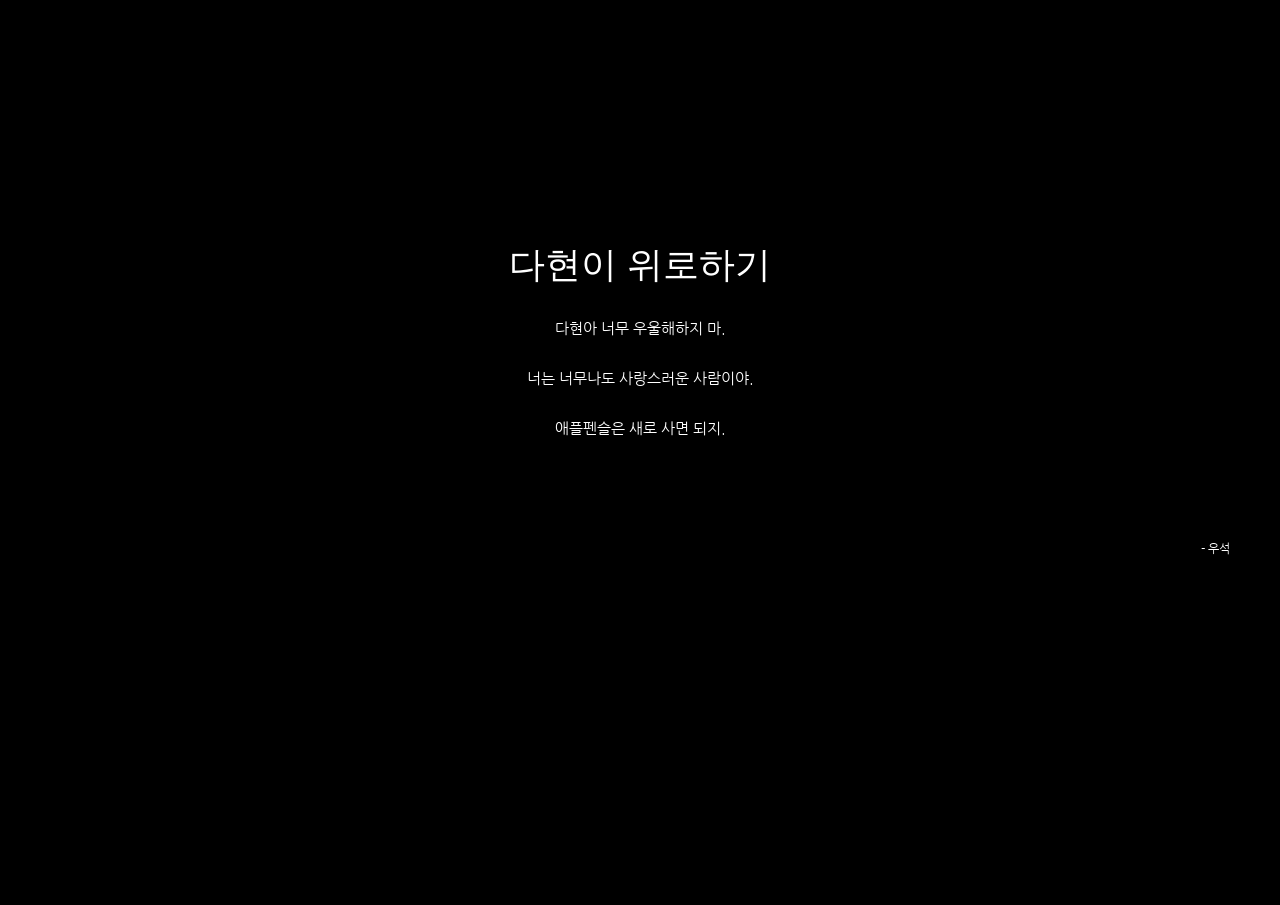
<file: dahyun/index.html>
<!DOCTYPE html>
<html lang="ko">
	<head>
		<meta charset="UTF-8" />
		<meta http-equiv="X-UA-Compatible" content="IE=edge" />
		<meta name="viewport" content="width=device-width, initial-scale=1.0" />

		<link rel="stylesheet" href="css/style.css" />
		<link rel="stylesheet" href="css/bootstrap-3.min.css" />
		<link
			rel="stylesheet"
			href="css/font-awesome-4.7.0/css/font-awesome.min.css"
		/>
		<link
			href="https://fonts.googleapis.com/css?family=Montserrat:400,500,600,700,800&amp;subset=cyrillic-ext,latin-ext"
			rel="stylesheet"
		/>
		<link rel="preconnect" href="https://fonts.googleapis.com" />
		<link rel="preconnect" href="https://fonts.gstatic.com" crossorigin />
		<link
			href="https://fonts.googleapis.com/css2?family=Nanum+Gothic&display=swap"
			rel="stylesheet"
		/>
		<link
			rel="stylesheet"
			href="css/flag-icon-css-master/css/flag-icon.min.css"
		/>

		<title>Dahyun</title>
	</head>
	<body>
		<section class="gasy-content">
			<canvas id="canvas"></canvas>
			<div class="text">
				<h1>다현이 위로하기</h1>
				<br />
				<div id="content">
					다현아 너무 우울해하지 마.<br />
					<br />
					너는 너무나도 사랑스러운 사람이야.<br />
					<br />
					애플펜슬은 새로 사면 되지.
				</div>
				<footer id="footer">- 우석</footer>
			</div>
		</section>
		<script src="./js/index.js"></script>
		<script src="./js/bootstrap.min.js"></script>
		<script src="./js/jquery-3.3.1.min.js"></script>
		<script src="./js/jquery.min.js"></script>
	</body>
</html>
</file>
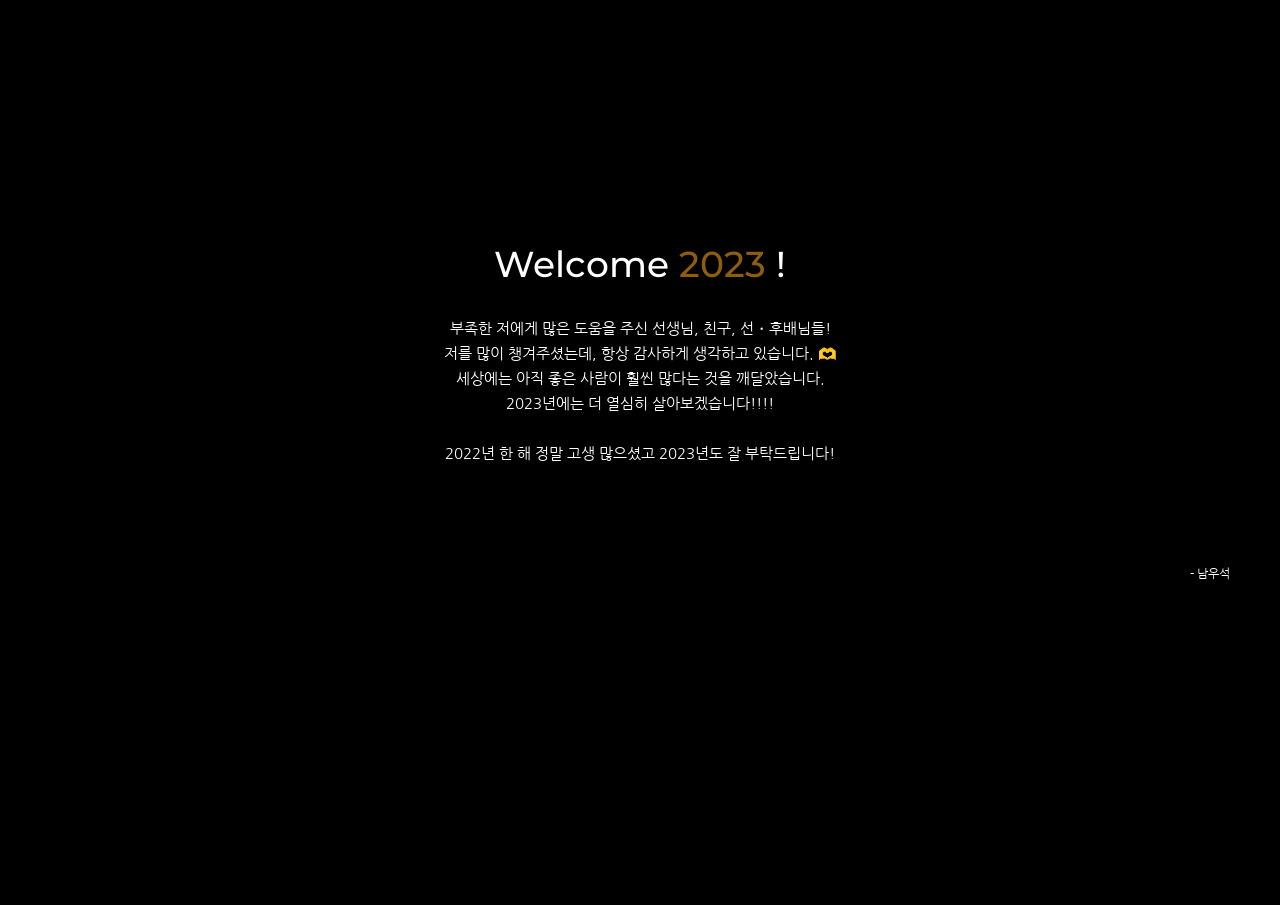
<file: welcome-2023/index.html>
<!DOCTYPE html>
<html lang="ko">
  <head>
    <meta charset="UTF-8" />
    <meta http-equiv="X-UA-Compatible" content="IE=edge" />
    <meta name="viewport" content="width=device-width, initial-scale=1.0" />

    <link rel="stylesheet" href="css/style.css" />
    <link rel="stylesheet" href="css/bootstrap-3.min.css" />
    <link
      rel="stylesheet"
      href="css/font-awesome-4.7.0/css/font-awesome.min.css"
    />
    <link
      href="https://fonts.googleapis.com/css?family=Montserrat:400,500,600,700,800&amp;subset=cyrillic-ext,latin-ext"
      rel="stylesheet"
    />
    <link rel="preconnect" href="https://fonts.googleapis.com" />
    <link rel="preconnect" href="https://fonts.gstatic.com" crossorigin />
    <link
      href="https://fonts.googleapis.com/css2?family=Nanum+Gothic&display=swap"
      rel="stylesheet"
    />
    <link
      rel="stylesheet"
      href="css/flag-icon-css-master/css/flag-icon.min.css"
    />

    <title>Welcome 2023</title>
  </head>
  <body>
    <section class="gasy-content">
      <canvas id="canvas"></canvas>
      <div class="text">
        <h1>
          Welcome
          <span id="year">2023</span>
          !
        </h1>
        <br />
        <div id="content">
          부족한 저에게 많은 도움을 주신 선생님, 친구, 선・후배님들!
          <br />
          저를 많이 챙겨주셨는데, 항상 감사하게 생각하고 있습니다. 🫶
          <br />
          세상에는 아직 좋은 사람이 훨씬 많다는 것을 깨달았습니다.
          <br />
          2023년에는 더 열심히 살아보겠습니다!!!!
          <br />
          <br />
          2022년 한 해 정말 고생 많으셨고 2023년도 잘 부탁드립니다!
          <br />
        </div>
        <footer id="footer">- 남우석</footer>
      </div>
    </section>
    <script src="./js/index.js"></script>
    <script src="./js/bootstrap.min.js"></script>
    <script src="./js/jquery-3.3.1.min.js"></script>
    <script src="./js/jquery.min.js"></script>
  </body>
</html>
</file>
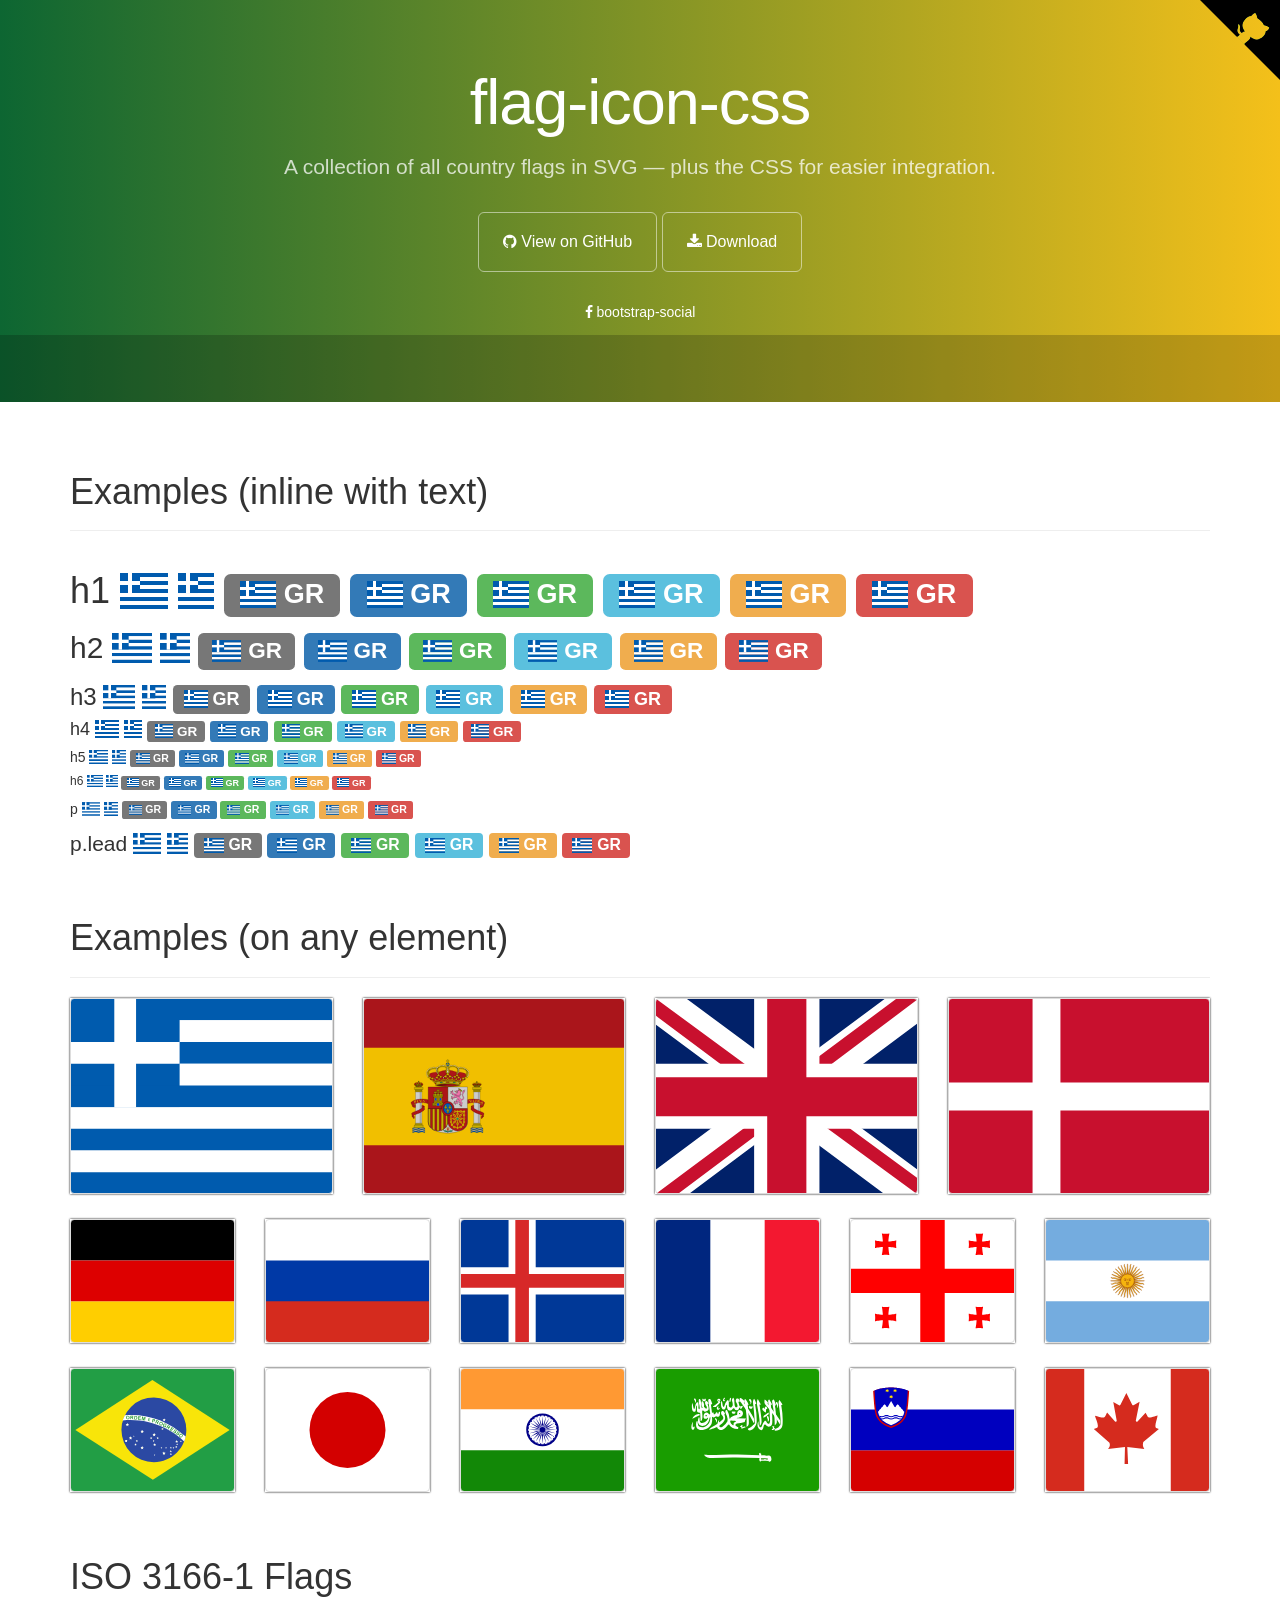
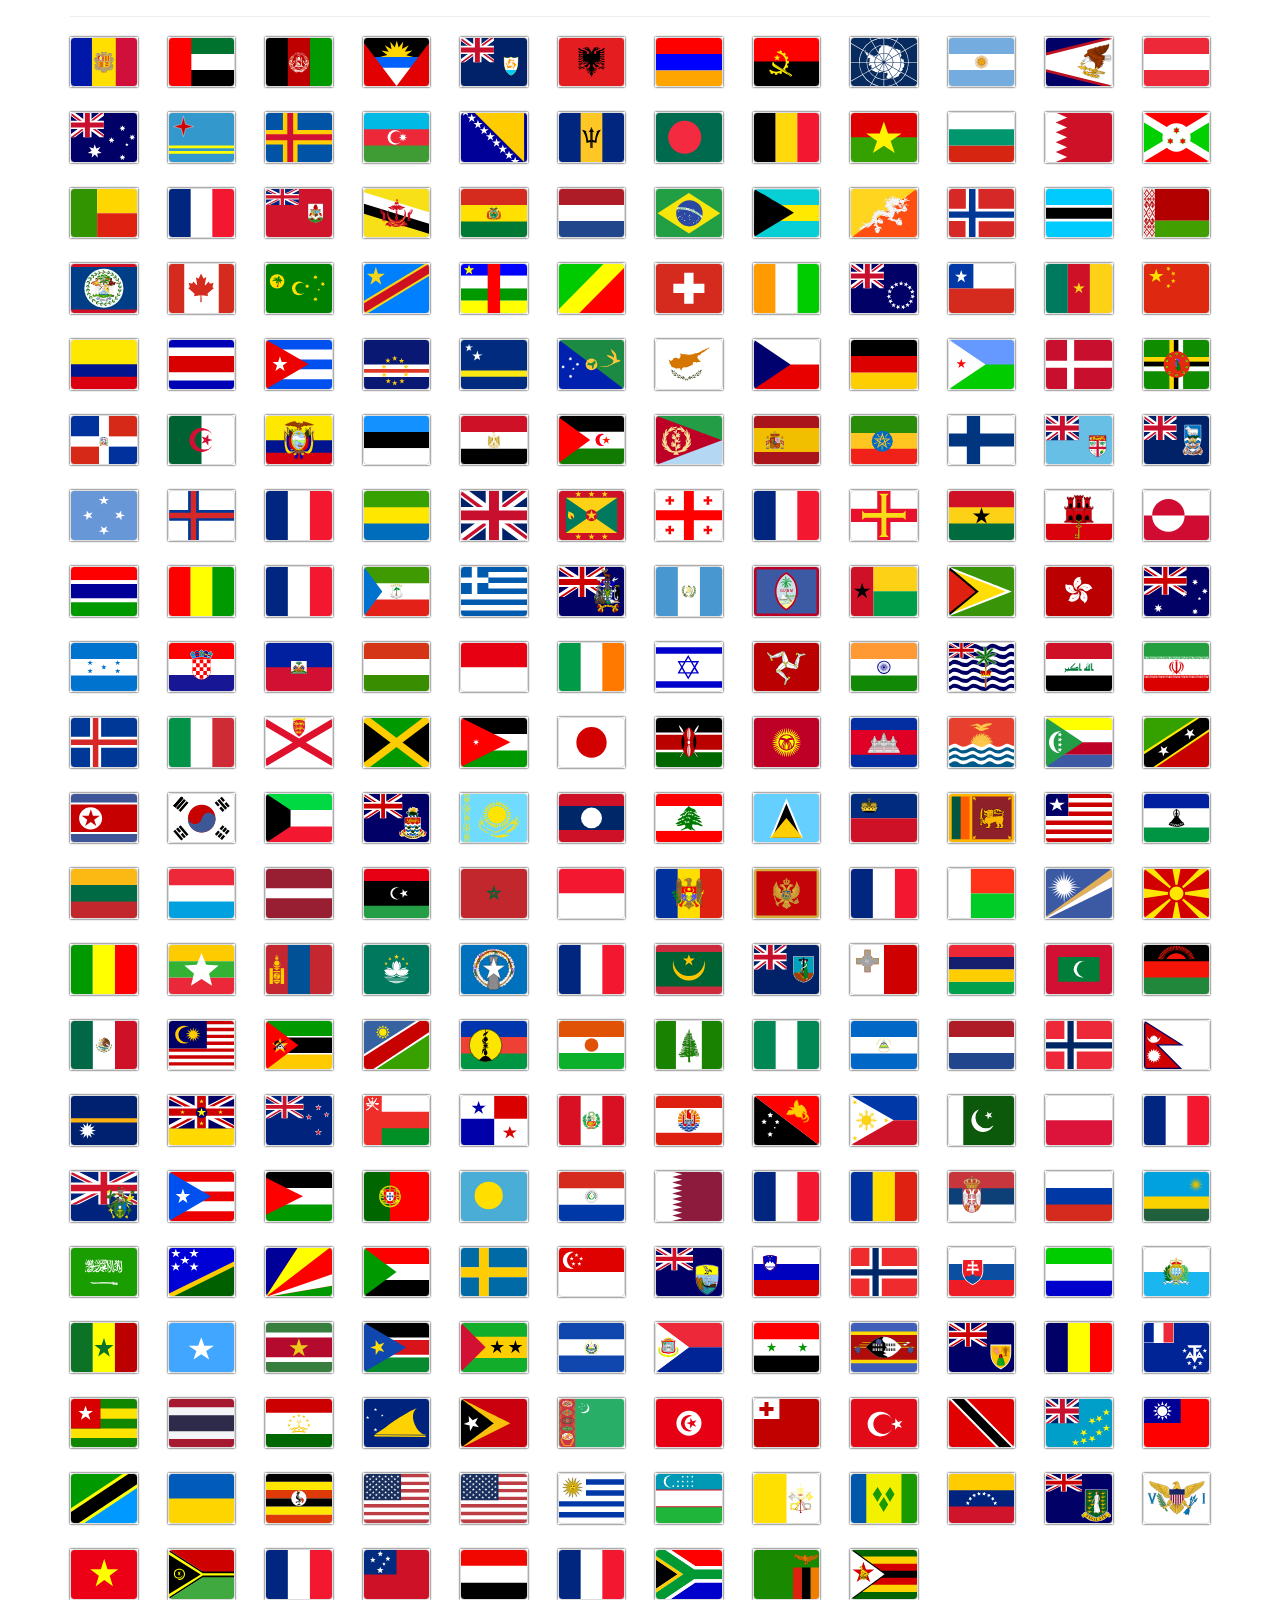
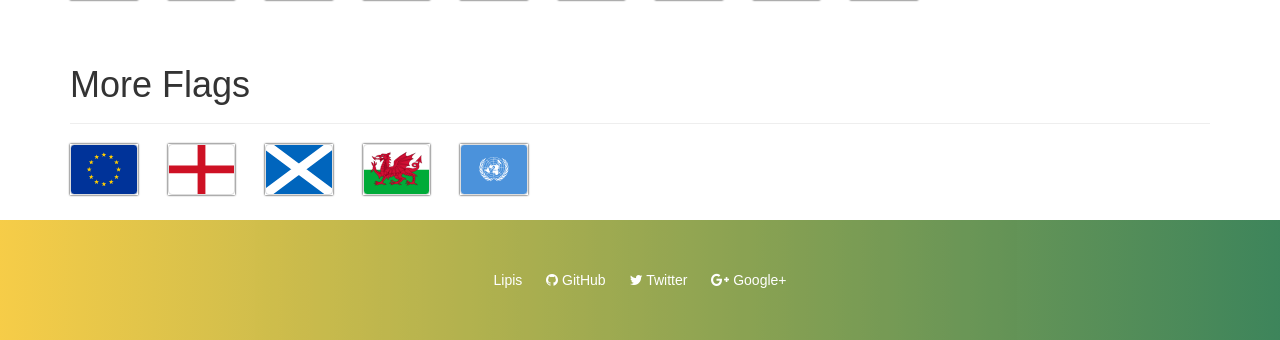
<file: dahyun/css/flag-icon-css-master/index.html>
<!DOCTYPE html>
<html lang="en">
  <head>
    <meta charset="utf-8">
    <meta name="viewport" content="width=device-width, initial-scale=1.0">
    <meta property="og:type" content="website" />
    <meta property="og:url" content="https://lipis.github.io/flag-icon-css/" />

    <title>SVG Country Flags | flag-icon-css</title>

    <link href="https://maxcdn.bootstrapcdn.com/bootstrap/3.3.6/css/bootstrap.min.css" rel="stylesheet" id="bootstrap">
    <link href="https://maxcdn.bootstrapcdn.com/font-awesome/4.5.0/css/font-awesome.min.css" rel="stylesheet">
    <link href="./assets/docs.css" rel="stylesheet">
    <link href="./css/flag-icon.css" rel="stylesheet">
  </head>

  <body>
    <div class="jumbotron">
      <div class="container">
        <h1>flag-icon-css</h1>
        <p>
          A collection of all country flags in SVG — plus the CSS for easier integration.
        </p>
        <a href="https://github.com/lipis/flag-icon-css" class="btn btn-outline btn-lg"><span class="fa fa-github"></span> View on GitHub</a>
        <a href="https://github.com/lipis/flag-icon-css/archive/master.zip" class="btn btn-outline btn-lg"><span class="fa fa-download"></span> Download</a>
        <ul class="jumbotron-links">
          <li><a href="https://lipis.github.io/bootstrap-social"><span class="fa fa-facebook"></span> bootstrap-social</a></li>
        </ul>
      </div>
      <div class="bottom">
        <iframe src="https://ghbtns.com/github-btn.html?user=lipis&amp;repo=flag-icon-css&amp;type=watch&amp;count=true" class="social-share"></iframe>
      </div>
    </div>
    <script>
      if (window.location.hostname.indexOf('github') > 0) {
        window.location.replace("http://flag-icon-css.lip.is/");
      }
    </script>
    <div class="container">
      <section id="examples">
        <div class="page-header">
          <h1>Examples (inline with text)</h1>
        </div>
        <div class="no-wrap">
          <h1>
            h1
            <span class="flag-icon flag-icon-gr"></span>
            <span class="flag-icon flag-icon-squared flag-icon-gr"></span>
            <span class="label label-default"><span class="flag-icon flag-icon-gr"></span> GR</span>
            <span class="label label-primary"><span class="flag-icon flag-icon-gr"></span> GR</span>
            <span class="label label-success"><span class="flag-icon flag-icon-gr"></span> GR</span>
            <span class="label label-info"><span class="flag-icon flag-icon-gr"></span> GR</span>
            <span class="label label-warning"><span class="flag-icon flag-icon-gr"></span> GR</span>
            <span class="label label-danger"><span class="flag-icon flag-icon-gr"></span> GR</span>
          </h1>
          <h2>
            h2
            <span class="flag-icon flag-icon-gr"></span>
            <span class="flag-icon flag-icon-squared flag-icon-gr"></span>
            <span class="label label-default"><span class="flag-icon flag-icon-gr"></span> GR</span>
            <span class="label label-primary"><span class="flag-icon flag-icon-gr"></span> GR</span>
            <span class="label label-success"><span class="flag-icon flag-icon-gr"></span> GR</span>
            <span class="label label-info"><span class="flag-icon flag-icon-gr"></span> GR</span>
            <span class="label label-warning"><span class="flag-icon flag-icon-gr"></span> GR</span>
            <span class="label label-danger"><span class="flag-icon flag-icon-gr"></span> GR</span>
          </h2>
          <h3>
            h3
            <span class="flag-icon flag-icon-gr"></span>
            <span class="flag-icon flag-icon-squared flag-icon-gr"></span>
            <span class="label label-default"><span class="flag-icon flag-icon-gr"></span> GR</span>
            <span class="label label-primary"><span class="flag-icon flag-icon-gr"></span> GR</span>
            <span class="label label-success"><span class="flag-icon flag-icon-gr"></span> GR</span>
            <span class="label label-info"><span class="flag-icon flag-icon-gr"></span> GR</span>
            <span class="label label-warning"><span class="flag-icon flag-icon-gr"></span> GR</span>
            <span class="label label-danger"><span class="flag-icon flag-icon-gr"></span> GR</span>
          </h3>
          <h4>
            h4
            <span class="flag-icon flag-icon-gr"></span>
            <span class="flag-icon flag-icon-squared flag-icon-gr"></span>
            <span class="label label-default"><span class="flag-icon flag-icon-gr"></span> GR</span>
            <span class="label label-primary"><span class="flag-icon flag-icon-gr"></span> GR</span>
            <span class="label label-success"><span class="flag-icon flag-icon-gr"></span> GR</span>
            <span class="label label-info"><span class="flag-icon flag-icon-gr"></span> GR</span>
            <span class="label label-warning"><span class="flag-icon flag-icon-gr"></span> GR</span>
            <span class="label label-danger"><span class="flag-icon flag-icon-gr"></span> GR</span>
          </h4>
          <h5>
            h5
            <span class="flag-icon flag-icon-gr"></span>
            <span class="flag-icon flag-icon-squared flag-icon-gr"></span>
            <span class="label label-default"><span class="flag-icon flag-icon-gr"></span> GR</span>
            <span class="label label-primary"><span class="flag-icon flag-icon-gr"></span> GR</span>
            <span class="label label-success"><span class="flag-icon flag-icon-gr"></span> GR</span>
            <span class="label label-info"><span class="flag-icon flag-icon-gr"></span> GR</span>
            <span class="label label-warning"><span class="flag-icon flag-icon-gr"></span> GR</span>
            <span class="label label-danger"><span class="flag-icon flag-icon-gr"></span> GR</span>
          </h5>
          <h6>
            h6
            <span class="flag-icon flag-icon-gr"></span>
            <span class="flag-icon flag-icon-squared flag-icon-gr"></span>
            <span class="label label-default"><span class="flag-icon flag-icon-gr"></span> GR</span>
            <span class="label label-primary"><span class="flag-icon flag-icon-gr"></span> GR</span>
            <span class="label label-success"><span class="flag-icon flag-icon-gr"></span> GR</span>
            <span class="label label-info"><span class="flag-icon flag-icon-gr"></span> GR</span>
            <span class="label label-warning"><span class="flag-icon flag-icon-gr"></span> GR</span>
            <span class="label label-danger"><span class="flag-icon flag-icon-gr"></span> GR</span>
          </h6>
          <p>
            p
            <span class="flag-icon flag-icon-gr"></span>
            <span class="flag-icon flag-icon-squared flag-icon-gr"></span>
            <span class="label label-default"><span class="flag-icon flag-icon-gr"></span> GR</span>
            <span class="label label-primary"><span class="flag-icon flag-icon-gr"></span> GR</span>
            <span class="label label-success"><span class="flag-icon flag-icon-gr"></span> GR</span>
            <span class="label label-info"><span class="flag-icon flag-icon-gr"></span> GR</span>
            <span class="label label-warning"><span class="flag-icon flag-icon-gr"></span> GR</span>
            <span class="label label-danger"><span class="flag-icon flag-icon-gr"></span> GR</span>
          </p>
          <p class="lead">
            p.lead
            <span class="flag-icon flag-icon-gr"></span>
            <span class="flag-icon flag-icon-squared flag-icon-gr"></span>
            <span class="label label-default"><span class="flag-icon flag-icon-gr"></span> GR</span>
            <span class="label label-primary"><span class="flag-icon flag-icon-gr"></span> GR</span>
            <span class="label label-success"><span class="flag-icon flag-icon-gr"></span> GR</span>
            <span class="label label-info"><span class="flag-icon flag-icon-gr"></span> GR</span>
            <span class="label label-warning"><span class="flag-icon flag-icon-gr"></span> GR</span>
            <span class="label label-danger"><span class="flag-icon flag-icon-gr"></span> GR</span>
          </p>
        </section>
      </section>
      <section id="more" class="d">
        <div class="page-header">
          <h1>Examples (on any element)</h1>
        </div>
        <div class="row">
          <div class="col-lg-3 col-md-4 col-sm-4 col-xs-6">
            <div class="flag-wrapper">
              <div class="img-thumbnail flag flag-icon-background flag-icon-gr"></div>
            </div>
          </div>
          <div class="col-lg-3 col-md-4 col-sm-4 col-xs-6">
            <div class="flag-wrapper">
              <div class="img-thumbnail flag flag-icon-background flag-icon-es"></div>
            </div>
          </div>
          <div class="col-lg-3 col-md-4 col-sm-4 col-xs-3">
            <div class="flag-wrapper">
              <div class="img-thumbnail flag flag-icon-background flag-icon-gb"></div>
            </div>
          </div>
          <div class="col-lg-3 col-sm-2 col-xs-3">
            <div class="flag-wrapper">
              <div class="img-thumbnail flag flag-icon-background flag-icon-dk"></div>
            </div>
          </div>
          <div class="col-sm-2 col-xs-3">
            <div class="flag-wrapper">
              <div class="img-thumbnail flag flag-icon-background flag-icon-de"></div>
            </div>
          </div>
          <div class="col-sm-2 col-xs-3">
            <div class="flag-wrapper">
              <div class="img-thumbnail flag flag-icon-background flag-icon-ru"></div>
            </div>
          </div>
          <div class="col-sm-2 col-xs-3">
            <div class="flag-wrapper">
              <div class="img-thumbnail flag flag-icon-background flag-icon-is"></div>
            </div>
          </div>
          <div class="col-sm-2 col-xs-3">
            <div class="flag-wrapper">
              <div class="img-thumbnail flag flag-icon-background flag-icon-fr"></div>
            </div>
          </div>
          <div class="col-sm-2 col-xs-3">
            <div class="flag-wrapper">
              <div class="img-thumbnail flag flag-icon-background flag-icon-ge"></div>
            </div>
          </div>
          <div class="col-sm-2 col-xs-3">
            <div class="flag-wrapper">
              <div class="img-thumbnail flag flag-icon-background flag-icon-ar"></div>
            </div>
          </div>
          <div class="col-sm-2 col-xs-3">
            <div class="flag-wrapper">
              <div class="img-thumbnail flag flag-icon-background flag-icon-br"></div>
            </div>
          </div>
          <div class="col-sm-2 col-xs-3">
            <div class="flag-wrapper">
              <div class="img-thumbnail flag flag-icon-background flag-icon-jp"></div>
            </div>
          </div>
          <div class="col-sm-2 col-xs-3 hidden-xs">
            <div class="flag-wrapper">
              <div class="img-thumbnail flag flag-icon-background flag-icon-in"></div>
            </div>
          </div>
          <div class="col-sm-2 col-xs-3">
            <div class="flag-wrapper">
              <div class="img-thumbnail flag flag-icon-background flag-icon-sa"></div>
            </div>
          </div>
          <div class="col-sm-2 col-xs-3">
            <div class="flag-wrapper">
              <div class="img-thumbnail flag flag-icon-background flag-icon-si"></div>
            </div>
          </div>
          <div class="col-sm-2 col-xs-3 visible-lg">
            <div class="flag-wrapper">
              <div class="img-thumbnail flag flag-icon-background flag-icon-ca"></div>
            </div>
          </div>
        </div>
      </section>
      <section class="all-flags">
        <div class="page-header">
          <h1>ISO 3166-1 Flags</h1>
        </div>
        <div class="row">
          <div class="col-md-1 col-sm-2 col-xs-3"><div class="flag-wrapper"><div class="img-thumbnail flag flag-icon-background flag-icon-ad" title="ad" id="ad"></div></div></div>
          <div class="col-md-1 col-sm-2 col-xs-3"><div class="flag-wrapper"><div class="img-thumbnail flag flag-icon-background flag-icon-ae" title="ae" id="ae"></div></div></div>
          <div class="col-md-1 col-sm-2 col-xs-3"><div class="flag-wrapper"><div class="img-thumbnail flag flag-icon-background flag-icon-af" title="af" id="af"></div></div></div>
          <div class="col-md-1 col-sm-2 col-xs-3"><div class="flag-wrapper"><div class="img-thumbnail flag flag-icon-background flag-icon-ag" title="ag" id="ag"></div></div></div>
          <div class="col-md-1 col-sm-2 col-xs-3"><div class="flag-wrapper"><div class="img-thumbnail flag flag-icon-background flag-icon-ai" title="ai" id="ai"></div></div></div>
          <div class="col-md-1 col-sm-2 col-xs-3"><div class="flag-wrapper"><div class="img-thumbnail flag flag-icon-background flag-icon-al" title="al" id="al"></div></div></div>
          <div class="col-md-1 col-sm-2 col-xs-3"><div class="flag-wrapper"><div class="img-thumbnail flag flag-icon-background flag-icon-am" title="am" id="am"></div></div></div>
          <div class="col-md-1 col-sm-2 col-xs-3"><div class="flag-wrapper"><div class="img-thumbnail flag flag-icon-background flag-icon-ao" title="ao" id="ao"></div></div></div>
          <div class="col-md-1 col-sm-2 col-xs-3"><div class="flag-wrapper"><div class="img-thumbnail flag flag-icon-background flag-icon-aq" title="aq" id="aq"></div></div></div>
          <div class="col-md-1 col-sm-2 col-xs-3"><div class="flag-wrapper"><div class="img-thumbnail flag flag-icon-background flag-icon-ar" title="ar" id="ar"></div></div></div>
          <div class="col-md-1 col-sm-2 col-xs-3"><div class="flag-wrapper"><div class="img-thumbnail flag flag-icon-background flag-icon-as" title="as" id="as"></div></div></div>
          <div class="col-md-1 col-sm-2 col-xs-3"><div class="flag-wrapper"><div class="img-thumbnail flag flag-icon-background flag-icon-at" title="at" id="at"></div></div></div>
          <div class="col-md-1 col-sm-2 col-xs-3"><div class="flag-wrapper"><div class="img-thumbnail flag flag-icon-background flag-icon-au" title="au" id="au"></div></div></div>
          <div class="col-md-1 col-sm-2 col-xs-3"><div class="flag-wrapper"><div class="img-thumbnail flag flag-icon-background flag-icon-aw" title="aw" id="aw"></div></div></div>
          <div class="col-md-1 col-sm-2 col-xs-3"><div class="flag-wrapper"><div class="img-thumbnail flag flag-icon-background flag-icon-ax" title="ax" id="ax"></div></div></div>
          <div class="col-md-1 col-sm-2 col-xs-3"><div class="flag-wrapper"><div class="img-thumbnail flag flag-icon-background flag-icon-az" title="az" id="az"></div></div></div>
          <div class="col-md-1 col-sm-2 col-xs-3"><div class="flag-wrapper"><div class="img-thumbnail flag flag-icon-background flag-icon-ba" title="ba" id="ba"></div></div></div>
          <div class="col-md-1 col-sm-2 col-xs-3"><div class="flag-wrapper"><div class="img-thumbnail flag flag-icon-background flag-icon-bb" title="bb" id="bb"></div></div></div>
          <div class="col-md-1 col-sm-2 col-xs-3"><div class="flag-wrapper"><div class="img-thumbnail flag flag-icon-background flag-icon-bd" title="bd" id="bd"></div></div></div>
          <div class="col-md-1 col-sm-2 col-xs-3"><div class="flag-wrapper"><div class="img-thumbnail flag flag-icon-background flag-icon-be" title="be" id="be"></div></div></div>
          <div class="col-md-1 col-sm-2 col-xs-3"><div class="flag-wrapper"><div class="img-thumbnail flag flag-icon-background flag-icon-bf" title="bf" id="bf"></div></div></div>
          <div class="col-md-1 col-sm-2 col-xs-3"><div class="flag-wrapper"><div class="img-thumbnail flag flag-icon-background flag-icon-bg" title="bg" id="bg"></div></div></div>
          <div class="col-md-1 col-sm-2 col-xs-3"><div class="flag-wrapper"><div class="img-thumbnail flag flag-icon-background flag-icon-bh" title="bh" id="bh"></div></div></div>
          <div class="col-md-1 col-sm-2 col-xs-3"><div class="flag-wrapper"><div class="img-thumbnail flag flag-icon-background flag-icon-bi" title="bi" id="bi"></div></div></div>
          <div class="col-md-1 col-sm-2 col-xs-3"><div class="flag-wrapper"><div class="img-thumbnail flag flag-icon-background flag-icon-bj" title="bj" id="bj"></div></div></div>
          <div class="col-md-1 col-sm-2 col-xs-3"><div class="flag-wrapper"><div class="img-thumbnail flag flag-icon-background flag-icon-bl" title="bl" id="bl"></div></div></div>
          <div class="col-md-1 col-sm-2 col-xs-3"><div class="flag-wrapper"><div class="img-thumbnail flag flag-icon-background flag-icon-bm" title="bm" id="bm"></div></div></div>
          <div class="col-md-1 col-sm-2 col-xs-3"><div class="flag-wrapper"><div class="img-thumbnail flag flag-icon-background flag-icon-bn" title="bn" id="bn"></div></div></div>
          <div class="col-md-1 col-sm-2 col-xs-3"><div class="flag-wrapper"><div class="img-thumbnail flag flag-icon-background flag-icon-bo" title="bo" id="bo"></div></div></div>
          <div class="col-md-1 col-sm-2 col-xs-3"><div class="flag-wrapper"><div class="img-thumbnail flag flag-icon-background flag-icon-bq" title="bq" id="bq"></div></div></div>
          <div class="col-md-1 col-sm-2 col-xs-3"><div class="flag-wrapper"><div class="img-thumbnail flag flag-icon-background flag-icon-br" title="br" id="br"></div></div></div>
          <div class="col-md-1 col-sm-2 col-xs-3"><div class="flag-wrapper"><div class="img-thumbnail flag flag-icon-background flag-icon-bs" title="bs" id="bs"></div></div></div>
          <div class="col-md-1 col-sm-2 col-xs-3"><div class="flag-wrapper"><div class="img-thumbnail flag flag-icon-background flag-icon-bt" title="bt" id="bt"></div></div></div>
          <div class="col-md-1 col-sm-2 col-xs-3"><div class="flag-wrapper"><div class="img-thumbnail flag flag-icon-background flag-icon-bv" title="bv" id="bv"></div></div></div>
          <div class="col-md-1 col-sm-2 col-xs-3"><div class="flag-wrapper"><div class="img-thumbnail flag flag-icon-background flag-icon-bw" title="bw" id="bw"></div></div></div>
          <div class="col-md-1 col-sm-2 col-xs-3"><div class="flag-wrapper"><div class="img-thumbnail flag flag-icon-background flag-icon-by" title="by" id="by"></div></div></div>
          <div class="col-md-1 col-sm-2 col-xs-3"><div class="flag-wrapper"><div class="img-thumbnail flag flag-icon-background flag-icon-bz" title="bz" id="bz"></div></div></div>
          <div class="col-md-1 col-sm-2 col-xs-3"><div class="flag-wrapper"><div class="img-thumbnail flag flag-icon-background flag-icon-ca" title="ca" id="ca"></div></div></div>
          <div class="col-md-1 col-sm-2 col-xs-3"><div class="flag-wrapper"><div class="img-thumbnail flag flag-icon-background flag-icon-cc" title="cc" id="cc"></div></div></div>
          <div class="col-md-1 col-sm-2 col-xs-3"><div class="flag-wrapper"><div class="img-thumbnail flag flag-icon-background flag-icon-cd" title="cd" id="cd"></div></div></div>
          <div class="col-md-1 col-sm-2 col-xs-3"><div class="flag-wrapper"><div class="img-thumbnail flag flag-icon-background flag-icon-cf" title="cf" id="cf"></div></div></div>
          <div class="col-md-1 col-sm-2 col-xs-3"><div class="flag-wrapper"><div class="img-thumbnail flag flag-icon-background flag-icon-cg" title="cg" id="cg"></div></div></div>
          <div class="col-md-1 col-sm-2 col-xs-3"><div class="flag-wrapper"><div class="img-thumbnail flag flag-icon-background flag-icon-ch" title="ch" id="ch"></div></div></div>
          <div class="col-md-1 col-sm-2 col-xs-3"><div class="flag-wrapper"><div class="img-thumbnail flag flag-icon-background flag-icon-ci" title="ci" id="ci"></div></div></div>
          <div class="col-md-1 col-sm-2 col-xs-3"><div class="flag-wrapper"><div class="img-thumbnail flag flag-icon-background flag-icon-ck" title="ck" id="ck"></div></div></div>
          <div class="col-md-1 col-sm-2 col-xs-3"><div class="flag-wrapper"><div class="img-thumbnail flag flag-icon-background flag-icon-cl" title="cl" id="cl"></div></div></div>
          <div class="col-md-1 col-sm-2 col-xs-3"><div class="flag-wrapper"><div class="img-thumbnail flag flag-icon-background flag-icon-cm" title="cm" id="cm"></div></div></div>
          <div class="col-md-1 col-sm-2 col-xs-3"><div class="flag-wrapper"><div class="img-thumbnail flag flag-icon-background flag-icon-cn" title="cn" id="cn"></div></div></div>
          <div class="col-md-1 col-sm-2 col-xs-3"><div class="flag-wrapper"><div class="img-thumbnail flag flag-icon-background flag-icon-co" title="co" id="co"></div></div></div>
          <div class="col-md-1 col-sm-2 col-xs-3"><div class="flag-wrapper"><div class="img-thumbnail flag flag-icon-background flag-icon-cr" title="cr" id="cr"></div></div></div>
          <div class="col-md-1 col-sm-2 col-xs-3"><div class="flag-wrapper"><div class="img-thumbnail flag flag-icon-background flag-icon-cu" title="cu" id="cu"></div></div></div>
          <div class="col-md-1 col-sm-2 col-xs-3"><div class="flag-wrapper"><div class="img-thumbnail flag flag-icon-background flag-icon-cv" title="cv" id="cv"></div></div></div>
          <div class="col-md-1 col-sm-2 col-xs-3"><div class="flag-wrapper"><div class="img-thumbnail flag flag-icon-background flag-icon-cw" title="cw" id="cw"></div></div></div>
          <div class="col-md-1 col-sm-2 col-xs-3"><div class="flag-wrapper"><div class="img-thumbnail flag flag-icon-background flag-icon-cx" title="cx" id="cx"></div></div></div>
          <div class="col-md-1 col-sm-2 col-xs-3"><div class="flag-wrapper"><div class="img-thumbnail flag flag-icon-background flag-icon-cy" title="cy" id="cy"></div></div></div>
          <div class="col-md-1 col-sm-2 col-xs-3"><div class="flag-wrapper"><div class="img-thumbnail flag flag-icon-background flag-icon-cz" title="cz" id="cz"></div></div></div>
          <div class="col-md-1 col-sm-2 col-xs-3"><div class="flag-wrapper"><div class="img-thumbnail flag flag-icon-background flag-icon-de" title="de" id="de"></div></div></div>
          <div class="col-md-1 col-sm-2 col-xs-3"><div class="flag-wrapper"><div class="img-thumbnail flag flag-icon-background flag-icon-dj" title="dj" id="dj"></div></div></div>
          <div class="col-md-1 col-sm-2 col-xs-3"><div class="flag-wrapper"><div class="img-thumbnail flag flag-icon-background flag-icon-dk" title="dk" id="dk"></div></div></div>
          <div class="col-md-1 col-sm-2 col-xs-3"><div class="flag-wrapper"><div class="img-thumbnail flag flag-icon-background flag-icon-dm" title="dm" id="dm"></div></div></div>
          <div class="col-md-1 col-sm-2 col-xs-3"><div class="flag-wrapper"><div class="img-thumbnail flag flag-icon-background flag-icon-do" title="do" id="do"></div></div></div>
          <div class="col-md-1 col-sm-2 col-xs-3"><div class="flag-wrapper"><div class="img-thumbnail flag flag-icon-background flag-icon-dz" title="dz" id="dz"></div></div></div>
          <div class="col-md-1 col-sm-2 col-xs-3"><div class="flag-wrapper"><div class="img-thumbnail flag flag-icon-background flag-icon-ec" title="ec" id="ec"></div></div></div>
          <div class="col-md-1 col-sm-2 col-xs-3"><div class="flag-wrapper"><div class="img-thumbnail flag flag-icon-background flag-icon-ee" title="ee" id="ee"></div></div></div>
          <div class="col-md-1 col-sm-2 col-xs-3"><div class="flag-wrapper"><div class="img-thumbnail flag flag-icon-background flag-icon-eg" title="eg" id="eg"></div></div></div>
          <div class="col-md-1 col-sm-2 col-xs-3"><div class="flag-wrapper"><div class="img-thumbnail flag flag-icon-background flag-icon-eh" title="eh" id="eh"></div></div></div>
          <div class="col-md-1 col-sm-2 col-xs-3"><div class="flag-wrapper"><div class="img-thumbnail flag flag-icon-background flag-icon-er" title="er" id="er"></div></div></div>
          <div class="col-md-1 col-sm-2 col-xs-3"><div class="flag-wrapper"><div class="img-thumbnail flag flag-icon-background flag-icon-es" title="es" id="es"></div></div></div>
          <div class="col-md-1 col-sm-2 col-xs-3"><div class="flag-wrapper"><div class="img-thumbnail flag flag-icon-background flag-icon-et" title="et" id="et"></div></div></div>
          <div class="col-md-1 col-sm-2 col-xs-3"><div class="flag-wrapper"><div class="img-thumbnail flag flag-icon-background flag-icon-fi" title="fi" id="fi"></div></div></div>
          <div class="col-md-1 col-sm-2 col-xs-3"><div class="flag-wrapper"><div class="img-thumbnail flag flag-icon-background flag-icon-fj" title="fj" id="fj"></div></div></div>
          <div class="col-md-1 col-sm-2 col-xs-3"><div class="flag-wrapper"><div class="img-thumbnail flag flag-icon-background flag-icon-fk" title="fk" id="fk"></div></div></div>
          <div class="col-md-1 col-sm-2 col-xs-3"><div class="flag-wrapper"><div class="img-thumbnail flag flag-icon-background flag-icon-fm" title="fm" id="fm"></div></div></div>
          <div class="col-md-1 col-sm-2 col-xs-3"><div class="flag-wrapper"><div class="img-thumbnail flag flag-icon-background flag-icon-fo" title="fo" id="fo"></div></div></div>
          <div class="col-md-1 col-sm-2 col-xs-3"><div class="flag-wrapper"><div class="img-thumbnail flag flag-icon-background flag-icon-fr" title="fr" id="fr"></div></div></div>
          <div class="col-md-1 col-sm-2 col-xs-3"><div class="flag-wrapper"><div class="img-thumbnail flag flag-icon-background flag-icon-ga" title="ga" id="ga"></div></div></div>
          <div class="col-md-1 col-sm-2 col-xs-3"><div class="flag-wrapper"><div class="img-thumbnail flag flag-icon-background flag-icon-gb" title="gb" id="gb"></div></div></div>
          <div class="col-md-1 col-sm-2 col-xs-3"><div class="flag-wrapper"><div class="img-thumbnail flag flag-icon-background flag-icon-gd" title="gd" id="gd"></div></div></div>
          <div class="col-md-1 col-sm-2 col-xs-3"><div class="flag-wrapper"><div class="img-thumbnail flag flag-icon-background flag-icon-ge" title="ge" id="ge"></div></div></div>
          <div class="col-md-1 col-sm-2 col-xs-3"><div class="flag-wrapper"><div class="img-thumbnail flag flag-icon-background flag-icon-gf" title="gf" id="gf"></div></div></div>
          <div class="col-md-1 col-sm-2 col-xs-3"><div class="flag-wrapper"><div class="img-thumbnail flag flag-icon-background flag-icon-gg" title="gg" id="gg"></div></div></div>
          <div class="col-md-1 col-sm-2 col-xs-3"><div class="flag-wrapper"><div class="img-thumbnail flag flag-icon-background flag-icon-gh" title="gh" id="gh"></div></div></div>
          <div class="col-md-1 col-sm-2 col-xs-3"><div class="flag-wrapper"><div class="img-thumbnail flag flag-icon-background flag-icon-gi" title="gi" id="gi"></div></div></div>
          <div class="col-md-1 col-sm-2 col-xs-3"><div class="flag-wrapper"><div class="img-thumbnail flag flag-icon-background flag-icon-gl" title="gl" id="gl"></div></div></div>
          <div class="col-md-1 col-sm-2 col-xs-3"><div class="flag-wrapper"><div class="img-thumbnail flag flag-icon-background flag-icon-gm" title="gm" id="gm"></div></div></div>
          <div class="col-md-1 col-sm-2 col-xs-3"><div class="flag-wrapper"><div class="img-thumbnail flag flag-icon-background flag-icon-gn" title="gn" id="gn"></div></div></div>
          <div class="col-md-1 col-sm-2 col-xs-3"><div class="flag-wrapper"><div class="img-thumbnail flag flag-icon-background flag-icon-gp" title="gp" id="gp"></div></div></div>
          <div class="col-md-1 col-sm-2 col-xs-3"><div class="flag-wrapper"><div class="img-thumbnail flag flag-icon-background flag-icon-gq" title="gq" id="gq"></div></div></div>
          <div class="col-md-1 col-sm-2 col-xs-3"><div class="flag-wrapper"><div class="img-thumbnail flag flag-icon-background flag-icon-gr" title="gr" id="gr"></div></div></div>
          <div class="col-md-1 col-sm-2 col-xs-3"><div class="flag-wrapper"><div class="img-thumbnail flag flag-icon-background flag-icon-gs" title="gs" id="gs"></div></div></div>
          <div class="col-md-1 col-sm-2 col-xs-3"><div class="flag-wrapper"><div class="img-thumbnail flag flag-icon-background flag-icon-gt" title="gt" id="gt"></div></div></div>
          <div class="col-md-1 col-sm-2 col-xs-3"><div class="flag-wrapper"><div class="img-thumbnail flag flag-icon-background flag-icon-gu" title="gu" id="gu"></div></div></div>
          <div class="col-md-1 col-sm-2 col-xs-3"><div class="flag-wrapper"><div class="img-thumbnail flag flag-icon-background flag-icon-gw" title="gw" id="gw"></div></div></div>
          <div class="col-md-1 col-sm-2 col-xs-3"><div class="flag-wrapper"><div class="img-thumbnail flag flag-icon-background flag-icon-gy" title="gy" id="gy"></div></div></div>
          <div class="col-md-1 col-sm-2 col-xs-3"><div class="flag-wrapper"><div class="img-thumbnail flag flag-icon-background flag-icon-hk" title="hk" id="hk"></div></div></div>
          <div class="col-md-1 col-sm-2 col-xs-3"><div class="flag-wrapper"><div class="img-thumbnail flag flag-icon-background flag-icon-hm" title="hm" id="hm"></div></div></div>
          <div class="col-md-1 col-sm-2 col-xs-3"><div class="flag-wrapper"><div class="img-thumbnail flag flag-icon-background flag-icon-hn" title="hn" id="hn"></div></div></div>
          <div class="col-md-1 col-sm-2 col-xs-3"><div class="flag-wrapper"><div class="img-thumbnail flag flag-icon-background flag-icon-hr" title="hr" id="hr"></div></div></div>
          <div class="col-md-1 col-sm-2 col-xs-3"><div class="flag-wrapper"><div class="img-thumbnail flag flag-icon-background flag-icon-ht" title="ht" id="ht"></div></div></div>
          <div class="col-md-1 col-sm-2 col-xs-3"><div class="flag-wrapper"><div class="img-thumbnail flag flag-icon-background flag-icon-hu" title="hu" id="hu"></div></div></div>
          <div class="col-md-1 col-sm-2 col-xs-3"><div class="flag-wrapper"><div class="img-thumbnail flag flag-icon-background flag-icon-id" title="id" id="id"></div></div></div>
          <div class="col-md-1 col-sm-2 col-xs-3"><div class="flag-wrapper"><div class="img-thumbnail flag flag-icon-background flag-icon-ie" title="ie" id="ie"></div></div></div>
          <div class="col-md-1 col-sm-2 col-xs-3"><div class="flag-wrapper"><div class="img-thumbnail flag flag-icon-background flag-icon-il" title="il" id="il"></div></div></div>
          <div class="col-md-1 col-sm-2 col-xs-3"><div class="flag-wrapper"><div class="img-thumbnail flag flag-icon-background flag-icon-im" title="im" id="im"></div></div></div>
          <div class="col-md-1 col-sm-2 col-xs-3"><div class="flag-wrapper"><div class="img-thumbnail flag flag-icon-background flag-icon-in" title="in" id="in"></div></div></div>
          <div class="col-md-1 col-sm-2 col-xs-3"><div class="flag-wrapper"><div class="img-thumbnail flag flag-icon-background flag-icon-io" title="io" id="io"></div></div></div>
          <div class="col-md-1 col-sm-2 col-xs-3"><div class="flag-wrapper"><div class="img-thumbnail flag flag-icon-background flag-icon-iq" title="iq" id="iq"></div></div></div>
          <div class="col-md-1 col-sm-2 col-xs-3"><div class="flag-wrapper"><div class="img-thumbnail flag flag-icon-background flag-icon-ir" title="ir" id="ir"></div></div></div>
          <div class="col-md-1 col-sm-2 col-xs-3"><div class="flag-wrapper"><div class="img-thumbnail flag flag-icon-background flag-icon-is" title="is" id="is"></div></div></div>
          <div class="col-md-1 col-sm-2 col-xs-3"><div class="flag-wrapper"><div class="img-thumbnail flag flag-icon-background flag-icon-it" title="it" id="it"></div></div></div>
          <div class="col-md-1 col-sm-2 col-xs-3"><div class="flag-wrapper"><div class="img-thumbnail flag flag-icon-background flag-icon-je" title="je" id="je"></div></div></div>
          <div class="col-md-1 col-sm-2 col-xs-3"><div class="flag-wrapper"><div class="img-thumbnail flag flag-icon-background flag-icon-jm" title="jm" id="jm"></div></div></div>
          <div class="col-md-1 col-sm-2 col-xs-3"><div class="flag-wrapper"><div class="img-thumbnail flag flag-icon-background flag-icon-jo" title="jo" id="jo"></div></div></div>
          <div class="col-md-1 col-sm-2 col-xs-3"><div class="flag-wrapper"><div class="img-thumbnail flag flag-icon-background flag-icon-jp" title="jp" id="jp"></div></div></div>
          <div class="col-md-1 col-sm-2 col-xs-3"><div class="flag-wrapper"><div class="img-thumbnail flag flag-icon-background flag-icon-ke" title="ke" id="ke"></div></div></div>
          <div class="col-md-1 col-sm-2 col-xs-3"><div class="flag-wrapper"><div class="img-thumbnail flag flag-icon-background flag-icon-kg" title="kg" id="kg"></div></div></div>
          <div class="col-md-1 col-sm-2 col-xs-3"><div class="flag-wrapper"><div class="img-thumbnail flag flag-icon-background flag-icon-kh" title="kh" id="kh"></div></div></div>
          <div class="col-md-1 col-sm-2 col-xs-3"><div class="flag-wrapper"><div class="img-thumbnail flag flag-icon-background flag-icon-ki" title="ki" id="ki"></div></div></div>
          <div class="col-md-1 col-sm-2 col-xs-3"><div class="flag-wrapper"><div class="img-thumbnail flag flag-icon-background flag-icon-km" title="km" id="km"></div></div></div>
          <div class="col-md-1 col-sm-2 col-xs-3"><div class="flag-wrapper"><div class="img-thumbnail flag flag-icon-background flag-icon-kn" title="kn" id="kn"></div></div></div>
          <div class="col-md-1 col-sm-2 col-xs-3"><div class="flag-wrapper"><div class="img-thumbnail flag flag-icon-background flag-icon-kp" title="kp" id="kp"></div></div></div>
          <div class="col-md-1 col-sm-2 col-xs-3"><div class="flag-wrapper"><div class="img-thumbnail flag flag-icon-background flag-icon-kr" title="kr" id="kr"></div></div></div>
          <div class="col-md-1 col-sm-2 col-xs-3"><div class="flag-wrapper"><div class="img-thumbnail flag flag-icon-background flag-icon-kw" title="kw" id="kw"></div></div></div>
          <div class="col-md-1 col-sm-2 col-xs-3"><div class="flag-wrapper"><div class="img-thumbnail flag flag-icon-background flag-icon-ky" title="ky" id="ky"></div></div></div>
          <div class="col-md-1 col-sm-2 col-xs-3"><div class="flag-wrapper"><div class="img-thumbnail flag flag-icon-background flag-icon-kz" title="kz" id="kz"></div></div></div>
          <div class="col-md-1 col-sm-2 col-xs-3"><div class="flag-wrapper"><div class="img-thumbnail flag flag-icon-background flag-icon-la" title="la" id="la"></div></div></div>
          <div class="col-md-1 col-sm-2 col-xs-3"><div class="flag-wrapper"><div class="img-thumbnail flag flag-icon-background flag-icon-lb" title="lb" id="lb"></div></div></div>
          <div class="col-md-1 col-sm-2 col-xs-3"><div class="flag-wrapper"><div class="img-thumbnail flag flag-icon-background flag-icon-lc" title="lc" id="lc"></div></div></div>
          <div class="col-md-1 col-sm-2 col-xs-3"><div class="flag-wrapper"><div class="img-thumbnail flag flag-icon-background flag-icon-li" title="li" id="li"></div></div></div>
          <div class="col-md-1 col-sm-2 col-xs-3"><div class="flag-wrapper"><div class="img-thumbnail flag flag-icon-background flag-icon-lk" title="lk" id="lk"></div></div></div>
          <div class="col-md-1 col-sm-2 col-xs-3"><div class="flag-wrapper"><div class="img-thumbnail flag flag-icon-background flag-icon-lr" title="lr" id="lr"></div></div></div>
          <div class="col-md-1 col-sm-2 col-xs-3"><div class="flag-wrapper"><div class="img-thumbnail flag flag-icon-background flag-icon-ls" title="ls" id="ls"></div></div></div>
          <div class="col-md-1 col-sm-2 col-xs-3"><div class="flag-wrapper"><div class="img-thumbnail flag flag-icon-background flag-icon-lt" title="lt" id="lt"></div></div></div>
          <div class="col-md-1 col-sm-2 col-xs-3"><div class="flag-wrapper"><div class="img-thumbnail flag flag-icon-background flag-icon-lu" title="lu" id="lu"></div></div></div>
          <div class="col-md-1 col-sm-2 col-xs-3"><div class="flag-wrapper"><div class="img-thumbnail flag flag-icon-background flag-icon-lv" title="lv" id="lv"></div></div></div>
          <div class="col-md-1 col-sm-2 col-xs-3"><div class="flag-wrapper"><div class="img-thumbnail flag flag-icon-background flag-icon-ly" title="ly" id="ly"></div></div></div>
          <div class="col-md-1 col-sm-2 col-xs-3"><div class="flag-wrapper"><div class="img-thumbnail flag flag-icon-background flag-icon-ma" title="ma" id="ma"></div></div></div>
          <div class="col-md-1 col-sm-2 col-xs-3"><div class="flag-wrapper"><div class="img-thumbnail flag flag-icon-background flag-icon-mc" title="mc" id="mc"></div></div></div>
          <div class="col-md-1 col-sm-2 col-xs-3"><div class="flag-wrapper"><div class="img-thumbnail flag flag-icon-background flag-icon-md" title="md" id="md"></div></div></div>
          <div class="col-md-1 col-sm-2 col-xs-3"><div class="flag-wrapper"><div class="img-thumbnail flag flag-icon-background flag-icon-me" title="me" id="me"></div></div></div>
          <div class="col-md-1 col-sm-2 col-xs-3"><div class="flag-wrapper"><div class="img-thumbnail flag flag-icon-background flag-icon-mf" title="mf" id="mf"></div></div></div>
          <div class="col-md-1 col-sm-2 col-xs-3"><div class="flag-wrapper"><div class="img-thumbnail flag flag-icon-background flag-icon-mg" title="mg" id="mg"></div></div></div>
          <div class="col-md-1 col-sm-2 col-xs-3"><div class="flag-wrapper"><div class="img-thumbnail flag flag-icon-background flag-icon-mh" title="mh" id="mh"></div></div></div>
          <div class="col-md-1 col-sm-2 col-xs-3"><div class="flag-wrapper"><div class="img-thumbnail flag flag-icon-background flag-icon-mk" title="mk" id="mk"></div></div></div>
          <div class="col-md-1 col-sm-2 col-xs-3"><div class="flag-wrapper"><div class="img-thumbnail flag flag-icon-background flag-icon-ml" title="ml" id="ml"></div></div></div>
          <div class="col-md-1 col-sm-2 col-xs-3"><div class="flag-wrapper"><div class="img-thumbnail flag flag-icon-background flag-icon-mm" title="mm" id="mm"></div></div></div>
          <div class="col-md-1 col-sm-2 col-xs-3"><div class="flag-wrapper"><div class="img-thumbnail flag flag-icon-background flag-icon-mn" title="mn" id="mn"></div></div></div>
          <div class="col-md-1 col-sm-2 col-xs-3"><div class="flag-wrapper"><div class="img-thumbnail flag flag-icon-background flag-icon-mo" title="mo" id="mo"></div></div></div>
          <div class="col-md-1 col-sm-2 col-xs-3"><div class="flag-wrapper"><div class="img-thumbnail flag flag-icon-background flag-icon-mp" title="mp" id="mp"></div></div></div>
          <div class="col-md-1 col-sm-2 col-xs-3"><div class="flag-wrapper"><div class="img-thumbnail flag flag-icon-background flag-icon-mq" title="mq" id="mq"></div></div></div>
          <div class="col-md-1 col-sm-2 col-xs-3"><div class="flag-wrapper"><div class="img-thumbnail flag flag-icon-background flag-icon-mr" title="mr" id="mr"></div></div></div>
          <div class="col-md-1 col-sm-2 col-xs-3"><div class="flag-wrapper"><div class="img-thumbnail flag flag-icon-background flag-icon-ms" title="ms" id="ms"></div></div></div>
          <div class="col-md-1 col-sm-2 col-xs-3"><div class="flag-wrapper"><div class="img-thumbnail flag flag-icon-background flag-icon-mt" title="mt" id="mt"></div></div></div>
          <div class="col-md-1 col-sm-2 col-xs-3"><div class="flag-wrapper"><div class="img-thumbnail flag flag-icon-background flag-icon-mu" title="mu" id="mu"></div></div></div>
          <div class="col-md-1 col-sm-2 col-xs-3"><div class="flag-wrapper"><div class="img-thumbnail flag flag-icon-background flag-icon-mv" title="mv" id="mv"></div></div></div>
          <div class="col-md-1 col-sm-2 col-xs-3"><div class="flag-wrapper"><div class="img-thumbnail flag flag-icon-background flag-icon-mw" title="mw" id="mw"></div></div></div>
          <div class="col-md-1 col-sm-2 col-xs-3"><div class="flag-wrapper"><div class="img-thumbnail flag flag-icon-background flag-icon-mx" title="mx" id="mx"></div></div></div>
          <div class="col-md-1 col-sm-2 col-xs-3"><div class="flag-wrapper"><div class="img-thumbnail flag flag-icon-background flag-icon-my" title="my" id="my"></div></div></div>
          <div class="col-md-1 col-sm-2 col-xs-3"><div class="flag-wrapper"><div class="img-thumbnail flag flag-icon-background flag-icon-mz" title="mz" id="mz"></div></div></div>
          <div class="col-md-1 col-sm-2 col-xs-3"><div class="flag-wrapper"><div class="img-thumbnail flag flag-icon-background flag-icon-na" title="na" id="na"></div></div></div>
          <div class="col-md-1 col-sm-2 col-xs-3"><div class="flag-wrapper"><div class="img-thumbnail flag flag-icon-background flag-icon-nc" title="nc" id="nc"></div></div></div>
          <div class="col-md-1 col-sm-2 col-xs-3"><div class="flag-wrapper"><div class="img-thumbnail flag flag-icon-background flag-icon-ne" title="ne" id="ne"></div></div></div>
          <div class="col-md-1 col-sm-2 col-xs-3"><div class="flag-wrapper"><div class="img-thumbnail flag flag-icon-background flag-icon-nf" title="nf" id="nf"></div></div></div>
          <div class="col-md-1 col-sm-2 col-xs-3"><div class="flag-wrapper"><div class="img-thumbnail flag flag-icon-background flag-icon-ng" title="ng" id="ng"></div></div></div>
          <div class="col-md-1 col-sm-2 col-xs-3"><div class="flag-wrapper"><div class="img-thumbnail flag flag-icon-background flag-icon-ni" title="ni" id="ni"></div></div></div>
          <div class="col-md-1 col-sm-2 col-xs-3"><div class="flag-wrapper"><div class="img-thumbnail flag flag-icon-background flag-icon-nl" title="nl" id="nl"></div></div></div>
          <div class="col-md-1 col-sm-2 col-xs-3"><div class="flag-wrapper"><div class="img-thumbnail flag flag-icon-background flag-icon-no" title="no" id="no"></div></div></div>
          <div class="col-md-1 col-sm-2 col-xs-3"><div class="flag-wrapper"><div class="img-thumbnail flag flag-icon-background flag-icon-np" title="np" id="np"></div></div></div>
          <div class="col-md-1 col-sm-2 col-xs-3"><div class="flag-wrapper"><div class="img-thumbnail flag flag-icon-background flag-icon-nr" title="nr" id="nr"></div></div></div>
          <div class="col-md-1 col-sm-2 col-xs-3"><div class="flag-wrapper"><div class="img-thumbnail flag flag-icon-background flag-icon-nu" title="nu" id="nu"></div></div></div>
          <div class="col-md-1 col-sm-2 col-xs-3"><div class="flag-wrapper"><div class="img-thumbnail flag flag-icon-background flag-icon-nz" title="nz" id="nz"></div></div></div>
          <div class="col-md-1 col-sm-2 col-xs-3"><div class="flag-wrapper"><div class="img-thumbnail flag flag-icon-background flag-icon-om" title="om" id="om"></div></div></div>
          <div class="col-md-1 col-sm-2 col-xs-3"><div class="flag-wrapper"><div class="img-thumbnail flag flag-icon-background flag-icon-pa" title="pa" id="pa"></div></div></div>
          <div class="col-md-1 col-sm-2 col-xs-3"><div class="flag-wrapper"><div class="img-thumbnail flag flag-icon-background flag-icon-pe" title="pe" id="pe"></div></div></div>
          <div class="col-md-1 col-sm-2 col-xs-3"><div class="flag-wrapper"><div class="img-thumbnail flag flag-icon-background flag-icon-pf" title="pf" id="pf"></div></div></div>
          <div class="col-md-1 col-sm-2 col-xs-3"><div class="flag-wrapper"><div class="img-thumbnail flag flag-icon-background flag-icon-pg" title="pg" id="pg"></div></div></div>
          <div class="col-md-1 col-sm-2 col-xs-3"><div class="flag-wrapper"><div class="img-thumbnail flag flag-icon-background flag-icon-ph" title="ph" id="ph"></div></div></div>
          <div class="col-md-1 col-sm-2 col-xs-3"><div class="flag-wrapper"><div class="img-thumbnail flag flag-icon-background flag-icon-pk" title="pk" id="pk"></div></div></div>
          <div class="col-md-1 col-sm-2 col-xs-3"><div class="flag-wrapper"><div class="img-thumbnail flag flag-icon-background flag-icon-pl" title="pl" id="pl"></div></div></div>
          <div class="col-md-1 col-sm-2 col-xs-3"><div class="flag-wrapper"><div class="img-thumbnail flag flag-icon-background flag-icon-pm" title="pm" id="pm"></div></div></div>
          <div class="col-md-1 col-sm-2 col-xs-3"><div class="flag-wrapper"><div class="img-thumbnail flag flag-icon-background flag-icon-pn" title="pn" id="pn"></div></div></div>
          <div class="col-md-1 col-sm-2 col-xs-3"><div class="flag-wrapper"><div class="img-thumbnail flag flag-icon-background flag-icon-pr" title="pr" id="pr"></div></div></div>
          <div class="col-md-1 col-sm-2 col-xs-3"><div class="flag-wrapper"><div class="img-thumbnail flag flag-icon-background flag-icon-ps" title="ps" id="ps"></div></div></div>
          <div class="col-md-1 col-sm-2 col-xs-3"><div class="flag-wrapper"><div class="img-thumbnail flag flag-icon-background flag-icon-pt" title="pt" id="pt"></div></div></div>
          <div class="col-md-1 col-sm-2 col-xs-3"><div class="flag-wrapper"><div class="img-thumbnail flag flag-icon-background flag-icon-pw" title="pw" id="pw"></div></div></div>
          <div class="col-md-1 col-sm-2 col-xs-3"><div class="flag-wrapper"><div class="img-thumbnail flag flag-icon-background flag-icon-py" title="py" id="py"></div></div></div>
          <div class="col-md-1 col-sm-2 col-xs-3"><div class="flag-wrapper"><div class="img-thumbnail flag flag-icon-background flag-icon-qa" title="qa" id="qa"></div></div></div>
          <div class="col-md-1 col-sm-2 col-xs-3"><div class="flag-wrapper"><div class="img-thumbnail flag flag-icon-background flag-icon-re" title="re" id="re"></div></div></div>
          <div class="col-md-1 col-sm-2 col-xs-3"><div class="flag-wrapper"><div class="img-thumbnail flag flag-icon-background flag-icon-ro" title="ro" id="ro"></div></div></div>
          <div class="col-md-1 col-sm-2 col-xs-3"><div class="flag-wrapper"><div class="img-thumbnail flag flag-icon-background flag-icon-rs" title="rs" id="rs"></div></div></div>
          <div class="col-md-1 col-sm-2 col-xs-3"><div class="flag-wrapper"><div class="img-thumbnail flag flag-icon-background flag-icon-ru" title="ru" id="ru"></div></div></div>
          <div class="col-md-1 col-sm-2 col-xs-3"><div class="flag-wrapper"><div class="img-thumbnail flag flag-icon-background flag-icon-rw" title="rw" id="rw"></div></div></div>
          <div class="col-md-1 col-sm-2 col-xs-3"><div class="flag-wrapper"><div class="img-thumbnail flag flag-icon-background flag-icon-sa" title="sa" id="sa"></div></div></div>
          <div class="col-md-1 col-sm-2 col-xs-3"><div class="flag-wrapper"><div class="img-thumbnail flag flag-icon-background flag-icon-sb" title="sb" id="sb"></div></div></div>
          <div class="col-md-1 col-sm-2 col-xs-3"><div class="flag-wrapper"><div class="img-thumbnail flag flag-icon-background flag-icon-sc" title="sc" id="sc"></div></div></div>
          <div class="col-md-1 col-sm-2 col-xs-3"><div class="flag-wrapper"><div class="img-thumbnail flag flag-icon-background flag-icon-sd" title="sd" id="sd"></div></div></div>
          <div class="col-md-1 col-sm-2 col-xs-3"><div class="flag-wrapper"><div class="img-thumbnail flag flag-icon-background flag-icon-se" title="se" id="se"></div></div></div>
          <div class="col-md-1 col-sm-2 col-xs-3"><div class="flag-wrapper"><div class="img-thumbnail flag flag-icon-background flag-icon-sg" title="sg" id="sg"></div></div></div>
          <div class="col-md-1 col-sm-2 col-xs-3"><div class="flag-wrapper"><div class="img-thumbnail flag flag-icon-background flag-icon-sh" title="sh" id="sh"></div></div></div>
          <div class="col-md-1 col-sm-2 col-xs-3"><div class="flag-wrapper"><div class="img-thumbnail flag flag-icon-background flag-icon-si" title="si" id="si"></div></div></div>
          <div class="col-md-1 col-sm-2 col-xs-3"><div class="flag-wrapper"><div class="img-thumbnail flag flag-icon-background flag-icon-sj" title="sj" id="sj"></div></div></div>
          <div class="col-md-1 col-sm-2 col-xs-3"><div class="flag-wrapper"><div class="img-thumbnail flag flag-icon-background flag-icon-sk" title="sk" id="sk"></div></div></div>
          <div class="col-md-1 col-sm-2 col-xs-3"><div class="flag-wrapper"><div class="img-thumbnail flag flag-icon-background flag-icon-sl" title="sl" id="sl"></div></div></div>
          <div class="col-md-1 col-sm-2 col-xs-3"><div class="flag-wrapper"><div class="img-thumbnail flag flag-icon-background flag-icon-sm" title="sm" id="sm"></div></div></div>
          <div class="col-md-1 col-sm-2 col-xs-3"><div class="flag-wrapper"><div class="img-thumbnail flag flag-icon-background flag-icon-sn" title="sn" id="sn"></div></div></div>
          <div class="col-md-1 col-sm-2 col-xs-3"><div class="flag-wrapper"><div class="img-thumbnail flag flag-icon-background flag-icon-so" title="so" id="so"></div></div></div>
          <div class="col-md-1 col-sm-2 col-xs-3"><div class="flag-wrapper"><div class="img-thumbnail flag flag-icon-background flag-icon-sr" title="sr" id="sr"></div></div></div>
          <div class="col-md-1 col-sm-2 col-xs-3"><div class="flag-wrapper"><div class="img-thumbnail flag flag-icon-background flag-icon-ss" title="ss" id="ss"></div></div></div>
          <div class="col-md-1 col-sm-2 col-xs-3"><div class="flag-wrapper"><div class="img-thumbnail flag flag-icon-background flag-icon-st" title="st" id="st"></div></div></div>
          <div class="col-md-1 col-sm-2 col-xs-3"><div class="flag-wrapper"><div class="img-thumbnail flag flag-icon-background flag-icon-sv" title="sv" id="sv"></div></div></div>
          <div class="col-md-1 col-sm-2 col-xs-3"><div class="flag-wrapper"><div class="img-thumbnail flag flag-icon-background flag-icon-sx" title="sx" id="sx"></div></div></div>
          <div class="col-md-1 col-sm-2 col-xs-3"><div class="flag-wrapper"><div class="img-thumbnail flag flag-icon-background flag-icon-sy" title="sy" id="sy"></div></div></div>
          <div class="col-md-1 col-sm-2 col-xs-3"><div class="flag-wrapper"><div class="img-thumbnail flag flag-icon-background flag-icon-sz" title="sz" id="sz"></div></div></div>
          <div class="col-md-1 col-sm-2 col-xs-3"><div class="flag-wrapper"><div class="img-thumbnail flag flag-icon-background flag-icon-tc" title="tc" id="tc"></div></div></div>
          <div class="col-md-1 col-sm-2 col-xs-3"><div class="flag-wrapper"><div class="img-thumbnail flag flag-icon-background flag-icon-td" title="td" id="td"></div></div></div>
          <div class="col-md-1 col-sm-2 col-xs-3"><div class="flag-wrapper"><div class="img-thumbnail flag flag-icon-background flag-icon-tf" title="tf" id="tf"></div></div></div>
          <div class="col-md-1 col-sm-2 col-xs-3"><div class="flag-wrapper"><div class="img-thumbnail flag flag-icon-background flag-icon-tg" title="tg" id="tg"></div></div></div>
          <div class="col-md-1 col-sm-2 col-xs-3"><div class="flag-wrapper"><div class="img-thumbnail flag flag-icon-background flag-icon-th" title="th" id="th"></div></div></div>
          <div class="col-md-1 col-sm-2 col-xs-3"><div class="flag-wrapper"><div class="img-thumbnail flag flag-icon-background flag-icon-tj" title="tj" id="tj"></div></div></div>
          <div class="col-md-1 col-sm-2 col-xs-3"><div class="flag-wrapper"><div class="img-thumbnail flag flag-icon-background flag-icon-tk" title="tk" id="tk"></div></div></div>
          <div class="col-md-1 col-sm-2 col-xs-3"><div class="flag-wrapper"><div class="img-thumbnail flag flag-icon-background flag-icon-tl" title="tl" id="tl"></div></div></div>
          <div class="col-md-1 col-sm-2 col-xs-3"><div class="flag-wrapper"><div class="img-thumbnail flag flag-icon-background flag-icon-tm" title="tm" id="tm"></div></div></div>
          <div class="col-md-1 col-sm-2 col-xs-3"><div class="flag-wrapper"><div class="img-thumbnail flag flag-icon-background flag-icon-tn" title="tn" id="tn"></div></div></div>
          <div class="col-md-1 col-sm-2 col-xs-3"><div class="flag-wrapper"><div class="img-thumbnail flag flag-icon-background flag-icon-to" title="to" id="to"></div></div></div>
          <div class="col-md-1 col-sm-2 col-xs-3"><div class="flag-wrapper"><div class="img-thumbnail flag flag-icon-background flag-icon-tr" title="tr" id="tr"></div></div></div>
          <div class="col-md-1 col-sm-2 col-xs-3"><div class="flag-wrapper"><div class="img-thumbnail flag flag-icon-background flag-icon-tt" title="tt" id="tt"></div></div></div>
          <div class="col-md-1 col-sm-2 col-xs-3"><div class="flag-wrapper"><div class="img-thumbnail flag flag-icon-background flag-icon-tv" title="tv" id="tv"></div></div></div>
          <div class="col-md-1 col-sm-2 col-xs-3"><div class="flag-wrapper"><div class="img-thumbnail flag flag-icon-background flag-icon-tw" title="tw" id="tw"></div></div></div>
          <div class="col-md-1 col-sm-2 col-xs-3"><div class="flag-wrapper"><div class="img-thumbnail flag flag-icon-background flag-icon-tz" title="tz" id="tz"></div></div></div>
          <div class="col-md-1 col-sm-2 col-xs-3"><div class="flag-wrapper"><div class="img-thumbnail flag flag-icon-background flag-icon-ua" title="ua" id="ua"></div></div></div>
          <div class="col-md-1 col-sm-2 col-xs-3"><div class="flag-wrapper"><div class="img-thumbnail flag flag-icon-background flag-icon-ug" title="ug" id="ug"></div></div></div>
          <div class="col-md-1 col-sm-2 col-xs-3"><div class="flag-wrapper"><div class="img-thumbnail flag flag-icon-background flag-icon-um" title="um" id="um"></div></div></div>
          <div class="col-md-1 col-sm-2 col-xs-3"><div class="flag-wrapper"><div class="img-thumbnail flag flag-icon-background flag-icon-us" title="us" id="us"></div></div></div>
          <div class="col-md-1 col-sm-2 col-xs-3"><div class="flag-wrapper"><div class="img-thumbnail flag flag-icon-background flag-icon-uy" title="uy" id="uy"></div></div></div>
          <div class="col-md-1 col-sm-2 col-xs-3"><div class="flag-wrapper"><div class="img-thumbnail flag flag-icon-background flag-icon-uz" title="uz" id="uz"></div></div></div>
          <div class="col-md-1 col-sm-2 col-xs-3"><div class="flag-wrapper"><div class="img-thumbnail flag flag-icon-background flag-icon-va" title="va" id="va"></div></div></div>
          <div class="col-md-1 col-sm-2 col-xs-3"><div class="flag-wrapper"><div class="img-thumbnail flag flag-icon-background flag-icon-vc" title="vc" id="vc"></div></div></div>
          <div class="col-md-1 col-sm-2 col-xs-3"><div class="flag-wrapper"><div class="img-thumbnail flag flag-icon-background flag-icon-ve" title="ve" id="ve"></div></div></div>
          <div class="col-md-1 col-sm-2 col-xs-3"><div class="flag-wrapper"><div class="img-thumbnail flag flag-icon-background flag-icon-vg" title="vg" id="vg"></div></div></div>
          <div class="col-md-1 col-sm-2 col-xs-3"><div class="flag-wrapper"><div class="img-thumbnail flag flag-icon-background flag-icon-vi" title="vi" id="vi"></div></div></div>
          <div class="col-md-1 col-sm-2 col-xs-3"><div class="flag-wrapper"><div class="img-thumbnail flag flag-icon-background flag-icon-vn" title="vn" id="vn"></div></div></div>
          <div class="col-md-1 col-sm-2 col-xs-3"><div class="flag-wrapper"><div class="img-thumbnail flag flag-icon-background flag-icon-vu" title="vu" id="vu"></div></div></div>
          <div class="col-md-1 col-sm-2 col-xs-3"><div class="flag-wrapper"><div class="img-thumbnail flag flag-icon-background flag-icon-wf" title="wf" id="wf"></div></div></div>
          <div class="col-md-1 col-sm-2 col-xs-3"><div class="flag-wrapper"><div class="img-thumbnail flag flag-icon-background flag-icon-ws" title="ws" id="ws"></div></div></div>
          <div class="col-md-1 col-sm-2 col-xs-3"><div class="flag-wrapper"><div class="img-thumbnail flag flag-icon-background flag-icon-ye" title="ye" id="ye"></div></div></div>
          <div class="col-md-1 col-sm-2 col-xs-3"><div class="flag-wrapper"><div class="img-thumbnail flag flag-icon-background flag-icon-yt" title="yt" id="yt"></div></div></div>
          <div class="col-md-1 col-sm-2 col-xs-3"><div class="flag-wrapper"><div class="img-thumbnail flag flag-icon-background flag-icon-za" title="za" id="za"></div></div></div>
          <div class="col-md-1 col-sm-2 col-xs-3"><div class="flag-wrapper"><div class="img-thumbnail flag flag-icon-background flag-icon-zm" title="zm" id="zm"></div></div></div>
          <div class="col-md-1 col-sm-2 col-xs-3"><div class="flag-wrapper"><div class="img-thumbnail flag flag-icon-background flag-icon-zw" title="zw" id="zw"></div></div></div>
        </div>
      </section>
      <section class="all-flags">
        <div class="page-header">
          <h1>More Flags</h1>
        </div>
        <div class="row">
          <div class="col-md-1 col-sm-2 col-xs-3"><div class="flag-wrapper"><div class="img-thumbnail flag flag-icon-background flag-icon-eu" title="eu" id="eu"></div></div></div>
          <div class="col-md-1 col-sm-2 col-xs-3"><div class="flag-wrapper"><div class="img-thumbnail flag flag-icon-background flag-icon-gb-eng" title="gb-eng" id="gb-eng"></div></div></div>
          <div class="col-md-1 col-sm-2 col-xs-3"><div class="flag-wrapper"><div class="img-thumbnail flag flag-icon-background flag-icon-gb-sct" title="gb-sct" id="gb-sct"></div></div></div>
          <div class="col-md-1 col-sm-2 col-xs-3"><div class="flag-wrapper"><div class="img-thumbnail flag flag-icon-background flag-icon-gb-wls" title="gb-wls" id="gb-wls"></div></div></div>
          <div class="col-md-1 col-sm-2 col-xs-3"><div class="flag-wrapper"><div class="img-thumbnail flag flag-icon-background flag-icon-un" title="un" id="un"></div></div></div>
        </div>
      </section>
    </div>

    <footer>
      <ul class="links">
        <li><a href="https://lip.is">Lipis</a></li>
        <li><a href="https://github.com/lipis"><span class="fa fa-github"></span> GitHub</a></li>
        <li><a href="https://twitter.com/lipis"><span class="fa fa-twitter"></span> Twitter</a></li>
        <li><a href="https://google.com/+PanayiotisLipiridis"><span class="fa fa-google-plus"></span> Google+</a></li>
      </ul>
    </footer>
    <a href="https://github.com/lipis/flag-icon-css" title="Fork me on GitHub" class="github-corner"><svg width="80" height="80" viewbox="0 0 250 250"><title>Fork me on GitHub</title><path d="M0 0h250v250"></path><path d="M127.4 110c-14.6-9.2-9.4-19.5-9.4-19.5 3-7 1.5-11 1.5-11-1-6.2 3-2 3-2 4 4.7 2 11 2 11-2.2 10.4 5 14.8 9 16.2" fill="currentColor" style="transform-origin:130px 110px" class="octo-arm"></path><path d="M113.2 114.3s3.6 1.6 4.7.6l15-13.7c3-2.4 6-3 8.2-2.7-8-11.2-14-25 3-41 4.7-4.4 10.6-6.4 16.2-6.4.6-1.6 3.6-7.3 11.8-10.7 0 0 4.5 2.7 6.8 16.5 4.3 2.7 8.3 6 12 9.8 3.3 3.5 6.7 8 8.6 12.3 14 3 16.8 8 16.8 8-3.4 8-9.4 11-11.4 11 0 5.8-2.3 11-7.5 15.5-16.4 16-30 9-40 .2 0 3-1 7-5.2 11l-13.3 11c-1 1 .5 5.3.8 5z" fill="currentColor" class="octo-body"></path></svg><style> .github-corner svg{position:absolute;right:0;top:0;mix-blend-mode:darken;color:#ffffff;fill:#000000;}.github-corner:hover .octo-arm{animation:octocat-wave .56s;}@keyframes octocat-wave{0%, 100%{transform:rotate(0);}20%, 60%{transform:rotate(-20deg);}40%, 80%{transform:rotate(10deg);}}</style></a>
    <script src="https://ajax.googleapis.com/ajax/libs/jquery/2.1.4/jquery.min.js"></script>
    <script src="./assets/docs.js"></script>
  </body>
</html>
</file>
<file: dahyun/css/style.css>
/* basic styles for black background and crosshair cursor */

body {
    background: #000 !important;
    margin: 0;
    overflow: hidden !important;
}

canvas {
    cursor: crosshair;
    display: block;
}

.text {
    color: white;
    position: absolute;
    top: 25%;
    text-align: center;
    display: block;
    width: 100%;
    font-family: 'Montserrat', Sans-Serif;
    font-size: 1.5rem
}

#year {
    color: rgba(211, 136, 23, 0.678);
}

#content {
    font-family: 'Nanum Gothic', sans-serif;
    line-height: 2.5rem;
}

#footer {
    font-family: 'Nanum Gothic', sans-serif;
    padding-top: 10rem;
    padding-right: 5rem;
    text-align: right;
    font-size: 1.2rem;
}

@media only screen and (max-width: 400px) {
    #content {
        font-size: 1.3rem;
    }
}

@media only screen and (min-width: 500px) {
    #content {
        font-size: 1.5rem;
    }
}
</file>
<file: welcome-2023/css/style.css>
/* basic styles for black background and crosshair cursor */

body {
    background: #000 !important;
    margin: 0;
    overflow: hidden !important;
}

canvas {
    cursor: crosshair;
    display: block;
}

.text {
    color: white;
    position: absolute;
    top: 25%;
    text-align: center;
    display: block;
    width: 100%;
    font-family: 'Montserrat', Sans-Serif;
    font-size: 1.5rem
}

#year {
    color: rgba(211, 136, 23, 0.678);
}

#content {
    font-family: 'Nanum Gothic', sans-serif;
    line-height: 2.5rem;
}

#footer {
    font-family: 'Nanum Gothic', sans-serif;
    padding-top: 10rem;
    padding-right: 5rem;
    text-align: right;
    font-size: 1.2rem;
}

@media only screen and (max-width: 400px) {
    #content {
        font-size: 1.3rem;
    }
}

@media only screen and (min-width: 500px) {
    #content {
        font-size: 1.5rem;
    }
}
</file>
<file: dahyun/css/flag-icon-css-master/assets/docs.css>
body {
  font-weight: 300;
  -webkit-font-smoothing: antialiased;
}
h1,
h2,
h3,
h4,
h5,
h6 {
  font-weight: 300;
}
.flag-wrapper {
  width: 100%;
  display: inline-block;
  position: relative;
  box-shadow: 0 0 2px black;
  overflow: hidden;
  margin-bottom: 20px;
}
.flag-wrapper:after {
  padding-top: 75%;
  /* ratio */
  display: block;
  content: '';
}
.flag-wrapper .flag {
  position: absolute;
  top: 0;
  bottom: 0;
  right: 0;
  left: 0;
  width: 100%;
  height: 100%;
  background-size: cover;
}
.no-wrap {
  white-space: nowrap;
  margin-bottom: 8px;
  overflow: hidden;
}
.all-flags .flag-icon-background {
  cursor: pointer;
}
.jumbotron {
  position: relative;
  font-size: 16px;
  color: #fff;
  color: rgba(255, 255, 255, 0.75);
  text-align: center;
  border-radius: 0;
  padding-bottom: 80px;
  background: linear-gradient(to right, #0d6632, #f4c01a);
}
.jumbotron h1 {
  margin-bottom: 15px;
  font-weight: 300;
  letter-spacing: -1px;
  color: #fff;
}
.jumbotron iframe {
  width: 100px!important;
  height: 20px!important;
  border: none;
  overflow: hidden;
  margin: 2px;
}
.jumbotron p a,
.jumbotron .jumbotron-links a {
  font-weight: 500;
  color: #fff;
}
.jumbotron .jumbotron-links {
  margin-top: 15px;
  margin-bottom: 0;
  padding-left: 0;
  list-style: none;
  font-size: 14px;
}
.jumbotron .jumbotron-links li {
  display: inline;
}
.jumbotron .jumbotron-links li + li {
  margin-left: 20px;
}
.jumbotron .bottom {
  position: absolute;
  bottom: 0;
  left: 0;
  right: 0;
  padding: 18px;
  background-color: rgba(0, 0, 0, 0.2);
}
.btn-outline {
  margin-top: 15px;
  margin-bottom: 15px;
  padding: 18px 24px;
  font-size: inherit;
  font-weight: 500;
  color: #fff;
  /* redeclare to override the `.jumbotron a` */
  background-color: transparent;
  border-color: #fff;
  border-color: rgba(255, 255, 255, 0.5);
  transition: all 0.1s ease-in-out;
}
.btn-outline:hover,
.btn-outline:active {
  color: #0d6632;
  background-color: #fff;
  border-color: #fff;
}
.how-to {
  padding: 20px;
}
.how-to h2 {
  text-align: center;
}
.how-to li {
  font-size: 21px;
  line-height: 1.7;
  margin-top: 20px;
}
.how-to li p {
  font-size: 16px;
  color: #555;
}
.how-to code {
  font-size: 85%;
  word-wrap: break-word;
  white-space: normal;
}
footer {
  text-align: center;
  opacity: 0.8;
  padding: 50px;
  background: linear-gradient(to right, #f4c01a, #0d6632);
}
footer a {
  color: #fff;
}
footer a:hover {
  color: #fff;
}
.links {
  margin: 0;
  list-style: none;
  padding-left: 0;
}
.links li {
  display: inline;
  padding: 0 10px;
}
</file>
<file: dahyun/css/flag-icon-css-master/css/flag-icon.css>
.flag-icon-background {
  background-size: contain;
  background-position: 50%;
  background-repeat: no-repeat;
}
.flag-icon {
  background-size: contain;
  background-position: 50%;
  background-repeat: no-repeat;
  position: relative;
  display: inline-block;
  width: 1.33333333em;
  line-height: 1em;
}
.flag-icon:before {
  content: "\00a0";
}
.flag-icon.flag-icon-squared {
  width: 1em;
}
.flag-icon-ad {
  background-image: url(../flags/4x3/ad.svg);
}
.flag-icon-ad.flag-icon-squared {
  background-image: url(../flags/1x1/ad.svg);
}
.flag-icon-ae {
  background-image: url(../flags/4x3/ae.svg);
}
.flag-icon-ae.flag-icon-squared {
  background-image: url(../flags/1x1/ae.svg);
}
.flag-icon-af {
  background-image: url(../flags/4x3/af.svg);
}
.flag-icon-af.flag-icon-squared {
  background-image: url(../flags/1x1/af.svg);
}
.flag-icon-ag {
  background-image: url(../flags/4x3/ag.svg);
}
.flag-icon-ag.flag-icon-squared {
  background-image: url(../flags/1x1/ag.svg);
}
.flag-icon-ai {
  background-image: url(../flags/4x3/ai.svg);
}
.flag-icon-ai.flag-icon-squared {
  background-image: url(../flags/1x1/ai.svg);
}
.flag-icon-al {
  background-image: url(../flags/4x3/al.svg);
}
.flag-icon-al.flag-icon-squared {
  background-image: url(../flags/1x1/al.svg);
}
.flag-icon-am {
  background-image: url(../flags/4x3/am.svg);
}
.flag-icon-am.flag-icon-squared {
  background-image: url(../flags/1x1/am.svg);
}
.flag-icon-ao {
  background-image: url(../flags/4x3/ao.svg);
}
.flag-icon-ao.flag-icon-squared {
  background-image: url(../flags/1x1/ao.svg);
}
.flag-icon-aq {
  background-image: url(../flags/4x3/aq.svg);
}
.flag-icon-aq.flag-icon-squared {
  background-image: url(../flags/1x1/aq.svg);
}
.flag-icon-ar {
  background-image: url(../flags/4x3/ar.svg);
}
.flag-icon-ar.flag-icon-squared {
  background-image: url(../flags/1x1/ar.svg);
}
.flag-icon-as {
  background-image: url(../flags/4x3/as.svg);
}
.flag-icon-as.flag-icon-squared {
  background-image: url(../flags/1x1/as.svg);
}
.flag-icon-at {
  background-image: url(../flags/4x3/at.svg);
}
.flag-icon-at.flag-icon-squared {
  background-image: url(../flags/1x1/at.svg);
}
.flag-icon-au {
  background-image: url(../flags/4x3/au.svg);
}
.flag-icon-au.flag-icon-squared {
  background-image: url(../flags/1x1/au.svg);
}
.flag-icon-aw {
  background-image: url(../flags/4x3/aw.svg);
}
.flag-icon-aw.flag-icon-squared {
  background-image: url(../flags/1x1/aw.svg);
}
.flag-icon-ax {
  background-image: url(../flags/4x3/ax.svg);
}
.flag-icon-ax.flag-icon-squared {
  background-image: url(../flags/1x1/ax.svg);
}
.flag-icon-az {
  background-image: url(../flags/4x3/az.svg);
}
.flag-icon-az.flag-icon-squared {
  background-image: url(../flags/1x1/az.svg);
}
.flag-icon-ba {
  background-image: url(../flags/4x3/ba.svg);
}
.flag-icon-ba.flag-icon-squared {
  background-image: url(../flags/1x1/ba.svg);
}
.flag-icon-bb {
  background-image: url(../flags/4x3/bb.svg);
}
.flag-icon-bb.flag-icon-squared {
  background-image: url(../flags/1x1/bb.svg);
}
.flag-icon-bd {
  background-image: url(../flags/4x3/bd.svg);
}
.flag-icon-bd.flag-icon-squared {
  background-image: url(../flags/1x1/bd.svg);
}
.flag-icon-be {
  background-image: url(../flags/4x3/be.svg);
}
.flag-icon-be.flag-icon-squared {
  background-image: url(../flags/1x1/be.svg);
}
.flag-icon-bf {
  background-image: url(../flags/4x3/bf.svg);
}
.flag-icon-bf.flag-icon-squared {
  background-image: url(../flags/1x1/bf.svg);
}
.flag-icon-bg {
  background-image: url(../flags/4x3/bg.svg);
}
.flag-icon-bg.flag-icon-squared {
  background-image: url(../flags/1x1/bg.svg);
}
.flag-icon-bh {
  background-image: url(../flags/4x3/bh.svg);
}
.flag-icon-bh.flag-icon-squared {
  background-image: url(../flags/1x1/bh.svg);
}
.flag-icon-bi {
  background-image: url(../flags/4x3/bi.svg);
}
.flag-icon-bi.flag-icon-squared {
  background-image: url(../flags/1x1/bi.svg);
}
.flag-icon-bj {
  background-image: url(../flags/4x3/bj.svg);
}
.flag-icon-bj.flag-icon-squared {
  background-image: url(../flags/1x1/bj.svg);
}
.flag-icon-bl {
  background-image: url(../flags/4x3/bl.svg);
}
.flag-icon-bl.flag-icon-squared {
  background-image: url(../flags/1x1/bl.svg);
}
.flag-icon-bm {
  background-image: url(../flags/4x3/bm.svg);
}
.flag-icon-bm.flag-icon-squared {
  background-image: url(../flags/1x1/bm.svg);
}
.flag-icon-bn {
  background-image: url(../flags/4x3/bn.svg);
}
.flag-icon-bn.flag-icon-squared {
  background-image: url(../flags/1x1/bn.svg);
}
.flag-icon-bo {
  background-image: url(../flags/4x3/bo.svg);
}
.flag-icon-bo.flag-icon-squared {
  background-image: url(../flags/1x1/bo.svg);
}
.flag-icon-bq {
  background-image: url(../flags/4x3/bq.svg);
}
.flag-icon-bq.flag-icon-squared {
  background-image: url(../flags/1x1/bq.svg);
}
.flag-icon-br {
  background-image: url(../flags/4x3/br.svg);
}
.flag-icon-br.flag-icon-squared {
  background-image: url(../flags/1x1/br.svg);
}
.flag-icon-bs {
  background-image: url(../flags/4x3/bs.svg);
}
.flag-icon-bs.flag-icon-squared {
  background-image: url(../flags/1x1/bs.svg);
}
.flag-icon-bt {
  background-image: url(../flags/4x3/bt.svg);
}
.flag-icon-bt.flag-icon-squared {
  background-image: url(../flags/1x1/bt.svg);
}
.flag-icon-bv {
  background-image: url(../flags/4x3/bv.svg);
}
.flag-icon-bv.flag-icon-squared {
  background-image: url(../flags/1x1/bv.svg);
}
.flag-icon-bw {
  background-image: url(../flags/4x3/bw.svg);
}
.flag-icon-bw.flag-icon-squared {
  background-image: url(../flags/1x1/bw.svg);
}
.flag-icon-by {
  background-image: url(../flags/4x3/by.svg);
}
.flag-icon-by.flag-icon-squared {
  background-image: url(../flags/1x1/by.svg);
}
.flag-icon-bz {
  background-image: url(../flags/4x3/bz.svg);
}
.flag-icon-bz.flag-icon-squared {
  background-image: url(../flags/1x1/bz.svg);
}
.flag-icon-ca {
  background-image: url(../flags/4x3/ca.svg);
}
.flag-icon-ca.flag-icon-squared {
  background-image: url(../flags/1x1/ca.svg);
}
.flag-icon-cc {
  background-image: url(../flags/4x3/cc.svg);
}
.flag-icon-cc.flag-icon-squared {
  background-image: url(../flags/1x1/cc.svg);
}
.flag-icon-cd {
  background-image: url(../flags/4x3/cd.svg);
}
.flag-icon-cd.flag-icon-squared {
  background-image: url(../flags/1x1/cd.svg);
}
.flag-icon-cf {
  background-image: url(../flags/4x3/cf.svg);
}
.flag-icon-cf.flag-icon-squared {
  background-image: url(../flags/1x1/cf.svg);
}
.flag-icon-cg {
  background-image: url(../flags/4x3/cg.svg);
}
.flag-icon-cg.flag-icon-squared {
  background-image: url(../flags/1x1/cg.svg);
}
.flag-icon-ch {
  background-image: url(../flags/4x3/ch.svg);
}
.flag-icon-ch.flag-icon-squared {
  background-image: url(../flags/1x1/ch.svg);
}
.flag-icon-ci {
  background-image: url(../flags/4x3/ci.svg);
}
.flag-icon-ci.flag-icon-squared {
  background-image: url(../flags/1x1/ci.svg);
}
.flag-icon-ck {
  background-image: url(../flags/4x3/ck.svg);
}
.flag-icon-ck.flag-icon-squared {
  background-image: url(../flags/1x1/ck.svg);
}
.flag-icon-cl {
  background-image: url(../flags/4x3/cl.svg);
}
.flag-icon-cl.flag-icon-squared {
  background-image: url(../flags/1x1/cl.svg);
}
.flag-icon-cm {
  background-image: url(../flags/4x3/cm.svg);
}
.flag-icon-cm.flag-icon-squared {
  background-image: url(../flags/1x1/cm.svg);
}
.flag-icon-cn {
  background-image: url(../flags/4x3/cn.svg);
}
.flag-icon-cn.flag-icon-squared {
  background-image: url(../flags/1x1/cn.svg);
}
.flag-icon-co {
  background-image: url(../flags/4x3/co.svg);
}
.flag-icon-co.flag-icon-squared {
  background-image: url(../flags/1x1/co.svg);
}
.flag-icon-cr {
  background-image: url(../flags/4x3/cr.svg);
}
.flag-icon-cr.flag-icon-squared {
  background-image: url(../flags/1x1/cr.svg);
}
.flag-icon-cu {
  background-image: url(../flags/4x3/cu.svg);
}
.flag-icon-cu.flag-icon-squared {
  background-image: url(../flags/1x1/cu.svg);
}
.flag-icon-cv {
  background-image: url(../flags/4x3/cv.svg);
}
.flag-icon-cv.flag-icon-squared {
  background-image: url(../flags/1x1/cv.svg);
}
.flag-icon-cw {
  background-image: url(../flags/4x3/cw.svg);
}
.flag-icon-cw.flag-icon-squared {
  background-image: url(../flags/1x1/cw.svg);
}
.flag-icon-cx {
  background-image: url(../flags/4x3/cx.svg);
}
.flag-icon-cx.flag-icon-squared {
  background-image: url(../flags/1x1/cx.svg);
}
.flag-icon-cy {
  background-image: url(../flags/4x3/cy.svg);
}
.flag-icon-cy.flag-icon-squared {
  background-image: url(../flags/1x1/cy.svg);
}
.flag-icon-cz {
  background-image: url(../flags/4x3/cz.svg);
}
.flag-icon-cz.flag-icon-squared {
  background-image: url(../flags/1x1/cz.svg);
}
.flag-icon-de {
  background-image: url(../flags/4x3/de.svg);
}
.flag-icon-de.flag-icon-squared {
  background-image: url(../flags/1x1/de.svg);
}
.flag-icon-dj {
  background-image: url(../flags/4x3/dj.svg);
}
.flag-icon-dj.flag-icon-squared {
  background-image: url(../flags/1x1/dj.svg);
}
.flag-icon-dk {
  background-image: url(../flags/4x3/dk.svg);
}
.flag-icon-dk.flag-icon-squared {
  background-image: url(../flags/1x1/dk.svg);
}
.flag-icon-dm {
  background-image: url(../flags/4x3/dm.svg);
}
.flag-icon-dm.flag-icon-squared {
  background-image: url(../flags/1x1/dm.svg);
}
.flag-icon-do {
  background-image: url(../flags/4x3/do.svg);
}
.flag-icon-do.flag-icon-squared {
  background-image: url(../flags/1x1/do.svg);
}
.flag-icon-dz {
  background-image: url(../flags/4x3/dz.svg);
}
.flag-icon-dz.flag-icon-squared {
  background-image: url(../flags/1x1/dz.svg);
}
.flag-icon-ec {
  background-image: url(../flags/4x3/ec.svg);
}
.flag-icon-ec.flag-icon-squared {
  background-image: url(../flags/1x1/ec.svg);
}
.flag-icon-ee {
  background-image: url(../flags/4x3/ee.svg);
}
.flag-icon-ee.flag-icon-squared {
  background-image: url(../flags/1x1/ee.svg);
}
.flag-icon-eg {
  background-image: url(../flags/4x3/eg.svg);
}
.flag-icon-eg.flag-icon-squared {
  background-image: url(../flags/1x1/eg.svg);
}
.flag-icon-eh {
  background-image: url(../flags/4x3/eh.svg);
}
.flag-icon-eh.flag-icon-squared {
  background-image: url(../flags/1x1/eh.svg);
}
.flag-icon-er {
  background-image: url(../flags/4x3/er.svg);
}
.flag-icon-er.flag-icon-squared {
  background-image: url(../flags/1x1/er.svg);
}
.flag-icon-es {
  background-image: url(../flags/4x3/es.svg);
}
.flag-icon-es.flag-icon-squared {
  background-image: url(../flags/1x1/es.svg);
}
.flag-icon-et {
  background-image: url(../flags/4x3/et.svg);
}
.flag-icon-et.flag-icon-squared {
  background-image: url(../flags/1x1/et.svg);
}
.flag-icon-fi {
  background-image: url(../flags/4x3/fi.svg);
}
.flag-icon-fi.flag-icon-squared {
  background-image: url(../flags/1x1/fi.svg);
}
.flag-icon-fj {
  background-image: url(../flags/4x3/fj.svg);
}
.flag-icon-fj.flag-icon-squared {
  background-image: url(../flags/1x1/fj.svg);
}
.flag-icon-fk {
  background-image: url(../flags/4x3/fk.svg);
}
.flag-icon-fk.flag-icon-squared {
  background-image: url(../flags/1x1/fk.svg);
}
.flag-icon-fm {
  background-image: url(../flags/4x3/fm.svg);
}
.flag-icon-fm.flag-icon-squared {
  background-image: url(../flags/1x1/fm.svg);
}
.flag-icon-fo {
  background-image: url(../flags/4x3/fo.svg);
}
.flag-icon-fo.flag-icon-squared {
  background-image: url(../flags/1x1/fo.svg);
}
.flag-icon-fr {
  background-image: url(../flags/4x3/fr.svg);
}
.flag-icon-fr.flag-icon-squared {
  background-image: url(../flags/1x1/fr.svg);
}
.flag-icon-ga {
  background-image: url(../flags/4x3/ga.svg);
}
.flag-icon-ga.flag-icon-squared {
  background-image: url(../flags/1x1/ga.svg);
}
.flag-icon-gb {
  background-image: url(../flags/4x3/gb.svg);
}
.flag-icon-gb.flag-icon-squared {
  background-image: url(../flags/1x1/gb.svg);
}
.flag-icon-gd {
  background-image: url(../flags/4x3/gd.svg);
}
.flag-icon-gd.flag-icon-squared {
  background-image: url(../flags/1x1/gd.svg);
}
.flag-icon-ge {
  background-image: url(../flags/4x3/ge.svg);
}
.flag-icon-ge.flag-icon-squared {
  background-image: url(../flags/1x1/ge.svg);
}
.flag-icon-gf {
  background-image: url(../flags/4x3/gf.svg);
}
.flag-icon-gf.flag-icon-squared {
  background-image: url(../flags/1x1/gf.svg);
}
.flag-icon-gg {
  background-image: url(../flags/4x3/gg.svg);
}
.flag-icon-gg.flag-icon-squared {
  background-image: url(../flags/1x1/gg.svg);
}
.flag-icon-gh {
  background-image: url(../flags/4x3/gh.svg);
}
.flag-icon-gh.flag-icon-squared {
  background-image: url(../flags/1x1/gh.svg);
}
.flag-icon-gi {
  background-image: url(../flags/4x3/gi.svg);
}
.flag-icon-gi.flag-icon-squared {
  background-image: url(../flags/1x1/gi.svg);
}
.flag-icon-gl {
  background-image: url(../flags/4x3/gl.svg);
}
.flag-icon-gl.flag-icon-squared {
  background-image: url(../flags/1x1/gl.svg);
}
.flag-icon-gm {
  background-image: url(../flags/4x3/gm.svg);
}
.flag-icon-gm.flag-icon-squared {
  background-image: url(../flags/1x1/gm.svg);
}
.flag-icon-gn {
  background-image: url(../flags/4x3/gn.svg);
}
.flag-icon-gn.flag-icon-squared {
  background-image: url(../flags/1x1/gn.svg);
}
.flag-icon-gp {
  background-image: url(../flags/4x3/gp.svg);
}
.flag-icon-gp.flag-icon-squared {
  background-image: url(../flags/1x1/gp.svg);
}
.flag-icon-gq {
  background-image: url(../flags/4x3/gq.svg);
}
.flag-icon-gq.flag-icon-squared {
  background-image: url(../flags/1x1/gq.svg);
}
.flag-icon-gr {
  background-image: url(../flags/4x3/gr.svg);
}
.flag-icon-gr.flag-icon-squared {
  background-image: url(../flags/1x1/gr.svg);
}
.flag-icon-gs {
  background-image: url(../flags/4x3/gs.svg);
}
.flag-icon-gs.flag-icon-squared {
  background-image: url(../flags/1x1/gs.svg);
}
.flag-icon-gt {
  background-image: url(../flags/4x3/gt.svg);
}
.flag-icon-gt.flag-icon-squared {
  background-image: url(../flags/1x1/gt.svg);
}
.flag-icon-gu {
  background-image: url(../flags/4x3/gu.svg);
}
.flag-icon-gu.flag-icon-squared {
  background-image: url(../flags/1x1/gu.svg);
}
.flag-icon-gw {
  background-image: url(../flags/4x3/gw.svg);
}
.flag-icon-gw.flag-icon-squared {
  background-image: url(../flags/1x1/gw.svg);
}
.flag-icon-gy {
  background-image: url(../flags/4x3/gy.svg);
}
.flag-icon-gy.flag-icon-squared {
  background-image: url(../flags/1x1/gy.svg);
}
.flag-icon-hk {
  background-image: url(../flags/4x3/hk.svg);
}
.flag-icon-hk.flag-icon-squared {
  background-image: url(../flags/1x1/hk.svg);
}
.flag-icon-hm {
  background-image: url(../flags/4x3/hm.svg);
}
.flag-icon-hm.flag-icon-squared {
  background-image: url(../flags/1x1/hm.svg);
}
.flag-icon-hn {
  background-image: url(../flags/4x3/hn.svg);
}
.flag-icon-hn.flag-icon-squared {
  background-image: url(../flags/1x1/hn.svg);
}
.flag-icon-hr {
  background-image: url(../flags/4x3/hr.svg);
}
.flag-icon-hr.flag-icon-squared {
  background-image: url(../flags/1x1/hr.svg);
}
.flag-icon-ht {
  background-image: url(../flags/4x3/ht.svg);
}
.flag-icon-ht.flag-icon-squared {
  background-image: url(../flags/1x1/ht.svg);
}
.flag-icon-hu {
  background-image: url(../flags/4x3/hu.svg);
}
.flag-icon-hu.flag-icon-squared {
  background-image: url(../flags/1x1/hu.svg);
}
.flag-icon-id {
  background-image: url(../flags/4x3/id.svg);
}
.flag-icon-id.flag-icon-squared {
  background-image: url(../flags/1x1/id.svg);
}
.flag-icon-ie {
  background-image: url(../flags/4x3/ie.svg);
}
.flag-icon-ie.flag-icon-squared {
  background-image: url(../flags/1x1/ie.svg);
}
.flag-icon-il {
  background-image: url(../flags/4x3/il.svg);
}
.flag-icon-il.flag-icon-squared {
  background-image: url(../flags/1x1/il.svg);
}
.flag-icon-im {
  background-image: url(../flags/4x3/im.svg);
}
.flag-icon-im.flag-icon-squared {
  background-image: url(../flags/1x1/im.svg);
}
.flag-icon-in {
  background-image: url(../flags/4x3/in.svg);
}
.flag-icon-in.flag-icon-squared {
  background-image: url(../flags/1x1/in.svg);
}
.flag-icon-io {
  background-image: url(../flags/4x3/io.svg);
}
.flag-icon-io.flag-icon-squared {
  background-image: url(../flags/1x1/io.svg);
}
.flag-icon-iq {
  background-image: url(../flags/4x3/iq.svg);
}
.flag-icon-iq.flag-icon-squared {
  background-image: url(../flags/1x1/iq.svg);
}
.flag-icon-ir {
  background-image: url(../flags/4x3/ir.svg);
}
.flag-icon-ir.flag-icon-squared {
  background-image: url(../flags/1x1/ir.svg);
}
.flag-icon-is {
  background-image: url(../flags/4x3/is.svg);
}
.flag-icon-is.flag-icon-squared {
  background-image: url(../flags/1x1/is.svg);
}
.flag-icon-it {
  background-image: url(../flags/4x3/it.svg);
}
.flag-icon-it.flag-icon-squared {
  background-image: url(../flags/1x1/it.svg);
}
.flag-icon-je {
  background-image: url(../flags/4x3/je.svg);
}
.flag-icon-je.flag-icon-squared {
  background-image: url(../flags/1x1/je.svg);
}
.flag-icon-jm {
  background-image: url(../flags/4x3/jm.svg);
}
.flag-icon-jm.flag-icon-squared {
  background-image: url(../flags/1x1/jm.svg);
}
.flag-icon-jo {
  background-image: url(../flags/4x3/jo.svg);
}
.flag-icon-jo.flag-icon-squared {
  background-image: url(../flags/1x1/jo.svg);
}
.flag-icon-jp {
  background-image: url(../flags/4x3/jp.svg);
}
.flag-icon-jp.flag-icon-squared {
  background-image: url(../flags/1x1/jp.svg);
}
.flag-icon-ke {
  background-image: url(../flags/4x3/ke.svg);
}
.flag-icon-ke.flag-icon-squared {
  background-image: url(../flags/1x1/ke.svg);
}
.flag-icon-kg {
  background-image: url(../flags/4x3/kg.svg);
}
.flag-icon-kg.flag-icon-squared {
  background-image: url(../flags/1x1/kg.svg);
}
.flag-icon-kh {
  background-image: url(../flags/4x3/kh.svg);
}
.flag-icon-kh.flag-icon-squared {
  background-image: url(../flags/1x1/kh.svg);
}
.flag-icon-ki {
  background-image: url(../flags/4x3/ki.svg);
}
.flag-icon-ki.flag-icon-squared {
  background-image: url(../flags/1x1/ki.svg);
}
.flag-icon-km {
  background-image: url(../flags/4x3/km.svg);
}
.flag-icon-km.flag-icon-squared {
  background-image: url(../flags/1x1/km.svg);
}
.flag-icon-kn {
  background-image: url(../flags/4x3/kn.svg);
}
.flag-icon-kn.flag-icon-squared {
  background-image: url(../flags/1x1/kn.svg);
}
.flag-icon-kp {
  background-image: url(../flags/4x3/kp.svg);
}
.flag-icon-kp.flag-icon-squared {
  background-image: url(../flags/1x1/kp.svg);
}
.flag-icon-kr {
  background-image: url(../flags/4x3/kr.svg);
}
.flag-icon-kr.flag-icon-squared {
  background-image: url(../flags/1x1/kr.svg);
}
.flag-icon-kw {
  background-image: url(../flags/4x3/kw.svg);
}
.flag-icon-kw.flag-icon-squared {
  background-image: url(../flags/1x1/kw.svg);
}
.flag-icon-ky {
  background-image: url(../flags/4x3/ky.svg);
}
.flag-icon-ky.flag-icon-squared {
  background-image: url(../flags/1x1/ky.svg);
}
.flag-icon-kz {
  background-image: url(../flags/4x3/kz.svg);
}
.flag-icon-kz.flag-icon-squared {
  background-image: url(../flags/1x1/kz.svg);
}
.flag-icon-la {
  background-image: url(../flags/4x3/la.svg);
}
.flag-icon-la.flag-icon-squared {
  background-image: url(../flags/1x1/la.svg);
}
.flag-icon-lb {
  background-image: url(../flags/4x3/lb.svg);
}
.flag-icon-lb.flag-icon-squared {
  background-image: url(../flags/1x1/lb.svg);
}
.flag-icon-lc {
  background-image: url(../flags/4x3/lc.svg);
}
.flag-icon-lc.flag-icon-squared {
  background-image: url(../flags/1x1/lc.svg);
}
.flag-icon-li {
  background-image: url(../flags/4x3/li.svg);
}
.flag-icon-li.flag-icon-squared {
  background-image: url(../flags/1x1/li.svg);
}
.flag-icon-lk {
  background-image: url(../flags/4x3/lk.svg);
}
.flag-icon-lk.flag-icon-squared {
  background-image: url(../flags/1x1/lk.svg);
}
.flag-icon-lr {
  background-image: url(../flags/4x3/lr.svg);
}
.flag-icon-lr.flag-icon-squared {
  background-image: url(../flags/1x1/lr.svg);
}
.flag-icon-ls {
  background-image: url(../flags/4x3/ls.svg);
}
.flag-icon-ls.flag-icon-squared {
  background-image: url(../flags/1x1/ls.svg);
}
.flag-icon-lt {
  background-image: url(../flags/4x3/lt.svg);
}
.flag-icon-lt.flag-icon-squared {
  background-image: url(../flags/1x1/lt.svg);
}
.flag-icon-lu {
  background-image: url(../flags/4x3/lu.svg);
}
.flag-icon-lu.flag-icon-squared {
  background-image: url(../flags/1x1/lu.svg);
}
.flag-icon-lv {
  background-image: url(../flags/4x3/lv.svg);
}
.flag-icon-lv.flag-icon-squared {
  background-image: url(../flags/1x1/lv.svg);
}
.flag-icon-ly {
  background-image: url(../flags/4x3/ly.svg);
}
.flag-icon-ly.flag-icon-squared {
  background-image: url(../flags/1x1/ly.svg);
}
.flag-icon-ma {
  background-image: url(../flags/4x3/ma.svg);
}
.flag-icon-ma.flag-icon-squared {
  background-image: url(../flags/1x1/ma.svg);
}
.flag-icon-mc {
  background-image: url(../flags/4x3/mc.svg);
}
.flag-icon-mc.flag-icon-squared {
  background-image: url(../flags/1x1/mc.svg);
}
.flag-icon-md {
  background-image: url(../flags/4x3/md.svg);
}
.flag-icon-md.flag-icon-squared {
  background-image: url(../flags/1x1/md.svg);
}
.flag-icon-me {
  background-image: url(../flags/4x3/me.svg);
}
.flag-icon-me.flag-icon-squared {
  background-image: url(../flags/1x1/me.svg);
}
.flag-icon-mf {
  background-image: url(../flags/4x3/mf.svg);
}
.flag-icon-mf.flag-icon-squared {
  background-image: url(../flags/1x1/mf.svg);
}
.flag-icon-mg {
  background-image: url(../flags/4x3/mg.svg);
}
.flag-icon-mg.flag-icon-squared {
  background-image: url(../flags/1x1/mg.svg);
}
.flag-icon-mh {
  background-image: url(../flags/4x3/mh.svg);
}
.flag-icon-mh.flag-icon-squared {
  background-image: url(../flags/1x1/mh.svg);
}
.flag-icon-mk {
  background-image: url(../flags/4x3/mk.svg);
}
.flag-icon-mk.flag-icon-squared {
  background-image: url(../flags/1x1/mk.svg);
}
.flag-icon-ml {
  background-image: url(../flags/4x3/ml.svg);
}
.flag-icon-ml.flag-icon-squared {
  background-image: url(../flags/1x1/ml.svg);
}
.flag-icon-mm {
  background-image: url(../flags/4x3/mm.svg);
}
.flag-icon-mm.flag-icon-squared {
  background-image: url(../flags/1x1/mm.svg);
}
.flag-icon-mn {
  background-image: url(../flags/4x3/mn.svg);
}
.flag-icon-mn.flag-icon-squared {
  background-image: url(../flags/1x1/mn.svg);
}
.flag-icon-mo {
  background-image: url(../flags/4x3/mo.svg);
}
.flag-icon-mo.flag-icon-squared {
  background-image: url(../flags/1x1/mo.svg);
}
.flag-icon-mp {
  background-image: url(../flags/4x3/mp.svg);
}
.flag-icon-mp.flag-icon-squared {
  background-image: url(../flags/1x1/mp.svg);
}
.flag-icon-mq {
  background-image: url(../flags/4x3/mq.svg);
}
.flag-icon-mq.flag-icon-squared {
  background-image: url(../flags/1x1/mq.svg);
}
.flag-icon-mr {
  background-image: url(../flags/4x3/mr.svg);
}
.flag-icon-mr.flag-icon-squared {
  background-image: url(../flags/1x1/mr.svg);
}
.flag-icon-ms {
  background-image: url(../flags/4x3/ms.svg);
}
.flag-icon-ms.flag-icon-squared {
  background-image: url(../flags/1x1/ms.svg);
}
.flag-icon-mt {
  background-image: url(../flags/4x3/mt.svg);
}
.flag-icon-mt.flag-icon-squared {
  background-image: url(../flags/1x1/mt.svg);
}
.flag-icon-mu {
  background-image: url(../flags/4x3/mu.svg);
}
.flag-icon-mu.flag-icon-squared {
  background-image: url(../flags/1x1/mu.svg);
}
.flag-icon-mv {
  background-image: url(../flags/4x3/mv.svg);
}
.flag-icon-mv.flag-icon-squared {
  background-image: url(../flags/1x1/mv.svg);
}
.flag-icon-mw {
  background-image: url(../flags/4x3/mw.svg);
}
.flag-icon-mw.flag-icon-squared {
  background-image: url(../flags/1x1/mw.svg);
}
.flag-icon-mx {
  background-image: url(../flags/4x3/mx.svg);
}
.flag-icon-mx.flag-icon-squared {
  background-image: url(../flags/1x1/mx.svg);
}
.flag-icon-my {
  background-image: url(../flags/4x3/my.svg);
}
.flag-icon-my.flag-icon-squared {
  background-image: url(../flags/1x1/my.svg);
}
.flag-icon-mz {
  background-image: url(../flags/4x3/mz.svg);
}
.flag-icon-mz.flag-icon-squared {
  background-image: url(../flags/1x1/mz.svg);
}
.flag-icon-na {
  background-image: url(../flags/4x3/na.svg);
}
.flag-icon-na.flag-icon-squared {
  background-image: url(../flags/1x1/na.svg);
}
.flag-icon-nc {
  background-image: url(../flags/4x3/nc.svg);
}
.flag-icon-nc.flag-icon-squared {
  background-image: url(../flags/1x1/nc.svg);
}
.flag-icon-ne {
  background-image: url(../flags/4x3/ne.svg);
}
.flag-icon-ne.flag-icon-squared {
  background-image: url(../flags/1x1/ne.svg);
}
.flag-icon-nf {
  background-image: url(../flags/4x3/nf.svg);
}
.flag-icon-nf.flag-icon-squared {
  background-image: url(../flags/1x1/nf.svg);
}
.flag-icon-ng {
  background-image: url(../flags/4x3/ng.svg);
}
.flag-icon-ng.flag-icon-squared {
  background-image: url(../flags/1x1/ng.svg);
}
.flag-icon-ni {
  background-image: url(../flags/4x3/ni.svg);
}
.flag-icon-ni.flag-icon-squared {
  background-image: url(../flags/1x1/ni.svg);
}
.flag-icon-nl {
  background-image: url(../flags/4x3/nl.svg);
}
.flag-icon-nl.flag-icon-squared {
  background-image: url(../flags/1x1/nl.svg);
}
.flag-icon-no {
  background-image: url(../flags/4x3/no.svg);
}
.flag-icon-no.flag-icon-squared {
  background-image: url(../flags/1x1/no.svg);
}
.flag-icon-np {
  background-image: url(../flags/4x3/np.svg);
}
.flag-icon-np.flag-icon-squared {
  background-image: url(../flags/1x1/np.svg);
}
.flag-icon-nr {
  background-image: url(../flags/4x3/nr.svg);
}
.flag-icon-nr.flag-icon-squared {
  background-image: url(../flags/1x1/nr.svg);
}
.flag-icon-nu {
  background-image: url(../flags/4x3/nu.svg);
}
.flag-icon-nu.flag-icon-squared {
  background-image: url(../flags/1x1/nu.svg);
}
.flag-icon-nz {
  background-image: url(../flags/4x3/nz.svg);
}
.flag-icon-nz.flag-icon-squared {
  background-image: url(../flags/1x1/nz.svg);
}
.flag-icon-om {
  background-image: url(../flags/4x3/om.svg);
}
.flag-icon-om.flag-icon-squared {
  background-image: url(../flags/1x1/om.svg);
}
.flag-icon-pa {
  background-image: url(../flags/4x3/pa.svg);
}
.flag-icon-pa.flag-icon-squared {
  background-image: url(../flags/1x1/pa.svg);
}
.flag-icon-pe {
  background-image: url(../flags/4x3/pe.svg);
}
.flag-icon-pe.flag-icon-squared {
  background-image: url(../flags/1x1/pe.svg);
}
.flag-icon-pf {
  background-image: url(../flags/4x3/pf.svg);
}
.flag-icon-pf.flag-icon-squared {
  background-image: url(../flags/1x1/pf.svg);
}
.flag-icon-pg {
  background-image: url(../flags/4x3/pg.svg);
}
.flag-icon-pg.flag-icon-squared {
  background-image: url(../flags/1x1/pg.svg);
}
.flag-icon-ph {
  background-image: url(../flags/4x3/ph.svg);
}
.flag-icon-ph.flag-icon-squared {
  background-image: url(../flags/1x1/ph.svg);
}
.flag-icon-pk {
  background-image: url(../flags/4x3/pk.svg);
}
.flag-icon-pk.flag-icon-squared {
  background-image: url(../flags/1x1/pk.svg);
}
.flag-icon-pl {
  background-image: url(../flags/4x3/pl.svg);
}
.flag-icon-pl.flag-icon-squared {
  background-image: url(../flags/1x1/pl.svg);
}
.flag-icon-pm {
  background-image: url(../flags/4x3/pm.svg);
}
.flag-icon-pm.flag-icon-squared {
  background-image: url(../flags/1x1/pm.svg);
}
.flag-icon-pn {
  background-image: url(../flags/4x3/pn.svg);
}
.flag-icon-pn.flag-icon-squared {
  background-image: url(../flags/1x1/pn.svg);
}
.flag-icon-pr {
  background-image: url(../flags/4x3/pr.svg);
}
.flag-icon-pr.flag-icon-squared {
  background-image: url(../flags/1x1/pr.svg);
}
.flag-icon-ps {
  background-image: url(../flags/4x3/ps.svg);
}
.flag-icon-ps.flag-icon-squared {
  background-image: url(../flags/1x1/ps.svg);
}
.flag-icon-pt {
  background-image: url(../flags/4x3/pt.svg);
}
.flag-icon-pt.flag-icon-squared {
  background-image: url(../flags/1x1/pt.svg);
}
.flag-icon-pw {
  background-image: url(../flags/4x3/pw.svg);
}
.flag-icon-pw.flag-icon-squared {
  background-image: url(../flags/1x1/pw.svg);
}
.flag-icon-py {
  background-image: url(../flags/4x3/py.svg);
}
.flag-icon-py.flag-icon-squared {
  background-image: url(../flags/1x1/py.svg);
}
.flag-icon-qa {
  background-image: url(../flags/4x3/qa.svg);
}
.flag-icon-qa.flag-icon-squared {
  background-image: url(../flags/1x1/qa.svg);
}
.flag-icon-re {
  background-image: url(../flags/4x3/re.svg);
}
.flag-icon-re.flag-icon-squared {
  background-image: url(../flags/1x1/re.svg);
}
.flag-icon-ro {
  background-image: url(../flags/4x3/ro.svg);
}
.flag-icon-ro.flag-icon-squared {
  background-image: url(../flags/1x1/ro.svg);
}
.flag-icon-rs {
  background-image: url(../flags/4x3/rs.svg);
}
.flag-icon-rs.flag-icon-squared {
  background-image: url(../flags/1x1/rs.svg);
}
.flag-icon-ru {
  background-image: url(../flags/4x3/ru.svg);
}
.flag-icon-ru.flag-icon-squared {
  background-image: url(../flags/1x1/ru.svg);
}
.flag-icon-rw {
  background-image: url(../flags/4x3/rw.svg);
}
.flag-icon-rw.flag-icon-squared {
  background-image: url(../flags/1x1/rw.svg);
}
.flag-icon-sa {
  background-image: url(../flags/4x3/sa.svg);
}
.flag-icon-sa.flag-icon-squared {
  background-image: url(../flags/1x1/sa.svg);
}
.flag-icon-sb {
  background-image: url(../flags/4x3/sb.svg);
}
.flag-icon-sb.flag-icon-squared {
  background-image: url(../flags/1x1/sb.svg);
}
.flag-icon-sc {
  background-image: url(../flags/4x3/sc.svg);
}
.flag-icon-sc.flag-icon-squared {
  background-image: url(../flags/1x1/sc.svg);
}
.flag-icon-sd {
  background-image: url(../flags/4x3/sd.svg);
}
.flag-icon-sd.flag-icon-squared {
  background-image: url(../flags/1x1/sd.svg);
}
.flag-icon-se {
  background-image: url(../flags/4x3/se.svg);
}
.flag-icon-se.flag-icon-squared {
  background-image: url(../flags/1x1/se.svg);
}
.flag-icon-sg {
  background-image: url(../flags/4x3/sg.svg);
}
.flag-icon-sg.flag-icon-squared {
  background-image: url(../flags/1x1/sg.svg);
}
.flag-icon-sh {
  background-image: url(../flags/4x3/sh.svg);
}
.flag-icon-sh.flag-icon-squared {
  background-image: url(../flags/1x1/sh.svg);
}
.flag-icon-si {
  background-image: url(../flags/4x3/si.svg);
}
.flag-icon-si.flag-icon-squared {
  background-image: url(../flags/1x1/si.svg);
}
.flag-icon-sj {
  background-image: url(../flags/4x3/sj.svg);
}
.flag-icon-sj.flag-icon-squared {
  background-image: url(../flags/1x1/sj.svg);
}
.flag-icon-sk {
  background-image: url(../flags/4x3/sk.svg);
}
.flag-icon-sk.flag-icon-squared {
  background-image: url(../flags/1x1/sk.svg);
}
.flag-icon-sl {
  background-image: url(../flags/4x3/sl.svg);
}
.flag-icon-sl.flag-icon-squared {
  background-image: url(../flags/1x1/sl.svg);
}
.flag-icon-sm {
  background-image: url(../flags/4x3/sm.svg);
}
.flag-icon-sm.flag-icon-squared {
  background-image: url(../flags/1x1/sm.svg);
}
.flag-icon-sn {
  background-image: url(../flags/4x3/sn.svg);
}
.flag-icon-sn.flag-icon-squared {
  background-image: url(../flags/1x1/sn.svg);
}
.flag-icon-so {
  background-image: url(../flags/4x3/so.svg);
}
.flag-icon-so.flag-icon-squared {
  background-image: url(../flags/1x1/so.svg);
}
.flag-icon-sr {
  background-image: url(../flags/4x3/sr.svg);
}
.flag-icon-sr.flag-icon-squared {
  background-image: url(../flags/1x1/sr.svg);
}
.flag-icon-ss {
  background-image: url(../flags/4x3/ss.svg);
}
.flag-icon-ss.flag-icon-squared {
  background-image: url(../flags/1x1/ss.svg);
}
.flag-icon-st {
  background-image: url(../flags/4x3/st.svg);
}
.flag-icon-st.flag-icon-squared {
  background-image: url(../flags/1x1/st.svg);
}
.flag-icon-sv {
  background-image: url(../flags/4x3/sv.svg);
}
.flag-icon-sv.flag-icon-squared {
  background-image: url(../flags/1x1/sv.svg);
}
.flag-icon-sx {
  background-image: url(../flags/4x3/sx.svg);
}
.flag-icon-sx.flag-icon-squared {
  background-image: url(../flags/1x1/sx.svg);
}
.flag-icon-sy {
  background-image: url(../flags/4x3/sy.svg);
}
.flag-icon-sy.flag-icon-squared {
  background-image: url(../flags/1x1/sy.svg);
}
.flag-icon-sz {
  background-image: url(../flags/4x3/sz.svg);
}
.flag-icon-sz.flag-icon-squared {
  background-image: url(../flags/1x1/sz.svg);
}
.flag-icon-tc {
  background-image: url(../flags/4x3/tc.svg);
}
.flag-icon-tc.flag-icon-squared {
  background-image: url(../flags/1x1/tc.svg);
}
.flag-icon-td {
  background-image: url(../flags/4x3/td.svg);
}
.flag-icon-td.flag-icon-squared {
  background-image: url(../flags/1x1/td.svg);
}
.flag-icon-tf {
  background-image: url(../flags/4x3/tf.svg);
}
.flag-icon-tf.flag-icon-squared {
  background-image: url(../flags/1x1/tf.svg);
}
.flag-icon-tg {
  background-image: url(../flags/4x3/tg.svg);
}
.flag-icon-tg.flag-icon-squared {
  background-image: url(../flags/1x1/tg.svg);
}
.flag-icon-th {
  background-image: url(../flags/4x3/th.svg);
}
.flag-icon-th.flag-icon-squared {
  background-image: url(../flags/1x1/th.svg);
}
.flag-icon-tj {
  background-image: url(../flags/4x3/tj.svg);
}
.flag-icon-tj.flag-icon-squared {
  background-image: url(../flags/1x1/tj.svg);
}
.flag-icon-tk {
  background-image: url(../flags/4x3/tk.svg);
}
.flag-icon-tk.flag-icon-squared {
  background-image: url(../flags/1x1/tk.svg);
}
.flag-icon-tl {
  background-image: url(../flags/4x3/tl.svg);
}
.flag-icon-tl.flag-icon-squared {
  background-image: url(../flags/1x1/tl.svg);
}
.flag-icon-tm {
  background-image: url(../flags/4x3/tm.svg);
}
.flag-icon-tm.flag-icon-squared {
  background-image: url(../flags/1x1/tm.svg);
}
.flag-icon-tn {
  background-image: url(../flags/4x3/tn.svg);
}
.flag-icon-tn.flag-icon-squared {
  background-image: url(../flags/1x1/tn.svg);
}
.flag-icon-to {
  background-image: url(../flags/4x3/to.svg);
}
.flag-icon-to.flag-icon-squared {
  background-image: url(../flags/1x1/to.svg);
}
.flag-icon-tr {
  background-image: url(../flags/4x3/tr.svg);
}
.flag-icon-tr.flag-icon-squared {
  background-image: url(../flags/1x1/tr.svg);
}
.flag-icon-tt {
  background-image: url(../flags/4x3/tt.svg);
}
.flag-icon-tt.flag-icon-squared {
  background-image: url(../flags/1x1/tt.svg);
}
.flag-icon-tv {
  background-image: url(../flags/4x3/tv.svg);
}
.flag-icon-tv.flag-icon-squared {
  background-image: url(../flags/1x1/tv.svg);
}
.flag-icon-tw {
  background-image: url(../flags/4x3/tw.svg);
}
.flag-icon-tw.flag-icon-squared {
  background-image: url(../flags/1x1/tw.svg);
}
.flag-icon-tz {
  background-image: url(../flags/4x3/tz.svg);
}
.flag-icon-tz.flag-icon-squared {
  background-image: url(../flags/1x1/tz.svg);
}
.flag-icon-ua {
  background-image: url(../flags/4x3/ua.svg);
}
.flag-icon-ua.flag-icon-squared {
  background-image: url(../flags/1x1/ua.svg);
}
.flag-icon-ug {
  background-image: url(../flags/4x3/ug.svg);
}
.flag-icon-ug.flag-icon-squared {
  background-image: url(../flags/1x1/ug.svg);
}
.flag-icon-um {
  background-image: url(../flags/4x3/um.svg);
}
.flag-icon-um.flag-icon-squared {
  background-image: url(../flags/1x1/um.svg);
}
.flag-icon-us {
  background-image: url(../flags/4x3/us.svg);
}
.flag-icon-us.flag-icon-squared {
  background-image: url(../flags/1x1/us.svg);
}
.flag-icon-uy {
  background-image: url(../flags/4x3/uy.svg);
}
.flag-icon-uy.flag-icon-squared {
  background-image: url(../flags/1x1/uy.svg);
}
.flag-icon-uz {
  background-image: url(../flags/4x3/uz.svg);
}
.flag-icon-uz.flag-icon-squared {
  background-image: url(../flags/1x1/uz.svg);
}
.flag-icon-va {
  background-image: url(../flags/4x3/va.svg);
}
.flag-icon-va.flag-icon-squared {
  background-image: url(../flags/1x1/va.svg);
}
.flag-icon-vc {
  background-image: url(../flags/4x3/vc.svg);
}
.flag-icon-vc.flag-icon-squared {
  background-image: url(../flags/1x1/vc.svg);
}
.flag-icon-ve {
  background-image: url(../flags/4x3/ve.svg);
}
.flag-icon-ve.flag-icon-squared {
  background-image: url(../flags/1x1/ve.svg);
}
.flag-icon-vg {
  background-image: url(../flags/4x3/vg.svg);
}
.flag-icon-vg.flag-icon-squared {
  background-image: url(../flags/1x1/vg.svg);
}
.flag-icon-vi {
  background-image: url(../flags/4x3/vi.svg);
}
.flag-icon-vi.flag-icon-squared {
  background-image: url(../flags/1x1/vi.svg);
}
.flag-icon-vn {
  background-image: url(../flags/4x3/vn.svg);
}
.flag-icon-vn.flag-icon-squared {
  background-image: url(../flags/1x1/vn.svg);
}
.flag-icon-vu {
  background-image: url(../flags/4x3/vu.svg);
}
.flag-icon-vu.flag-icon-squared {
  background-image: url(../flags/1x1/vu.svg);
}
.flag-icon-wf {
  background-image: url(../flags/4x3/wf.svg);
}
.flag-icon-wf.flag-icon-squared {
  background-image: url(../flags/1x1/wf.svg);
}
.flag-icon-ws {
  background-image: url(../flags/4x3/ws.svg);
}
.flag-icon-ws.flag-icon-squared {
  background-image: url(../flags/1x1/ws.svg);
}
.flag-icon-ye {
  background-image: url(../flags/4x3/ye.svg);
}
.flag-icon-ye.flag-icon-squared {
  background-image: url(../flags/1x1/ye.svg);
}
.flag-icon-yt {
  background-image: url(../flags/4x3/yt.svg);
}
.flag-icon-yt.flag-icon-squared {
  background-image: url(../flags/1x1/yt.svg);
}
.flag-icon-za {
  background-image: url(../flags/4x3/za.svg);
}
.flag-icon-za.flag-icon-squared {
  background-image: url(../flags/1x1/za.svg);
}
.flag-icon-zm {
  background-image: url(../flags/4x3/zm.svg);
}
.flag-icon-zm.flag-icon-squared {
  background-image: url(../flags/1x1/zm.svg);
}
.flag-icon-zw {
  background-image: url(../flags/4x3/zw.svg);
}
.flag-icon-zw.flag-icon-squared {
  background-image: url(../flags/1x1/zw.svg);
}
.flag-icon-es-ca {
  background-image: url(../flags/4x3/es-ca.svg);
}
.flag-icon-es-ca.flag-icon-squared {
  background-image: url(../flags/1x1/es-ca.svg);
}
.flag-icon-eu {
  background-image: url(../flags/4x3/eu.svg);
}
.flag-icon-eu.flag-icon-squared {
  background-image: url(../flags/1x1/eu.svg);
}
.flag-icon-gb-eng {
  background-image: url(../flags/4x3/gb-eng.svg);
}
.flag-icon-gb-eng.flag-icon-squared {
  background-image: url(../flags/1x1/gb-eng.svg);
}
.flag-icon-gb-nir {
  background-image: url(../flags/4x3/gb-nir.svg);
}
.flag-icon-gb-nir.flag-icon-squared {
  background-image: url(../flags/1x1/gb-nir.svg);
}
.flag-icon-gb-sct {
  background-image: url(../flags/4x3/gb-sct.svg);
}
.flag-icon-gb-sct.flag-icon-squared {
  background-image: url(../flags/1x1/gb-sct.svg);
}
.flag-icon-gb-wls {
  background-image: url(../flags/4x3/gb-wls.svg);
}
.flag-icon-gb-wls.flag-icon-squared {
  background-image: url(../flags/1x1/gb-wls.svg);
}
.flag-icon-un {
  background-image: url(../flags/4x3/un.svg);
}
.flag-icon-un.flag-icon-squared {
  background-image: url(../flags/1x1/un.svg);
}
.flag-icon-xk {
  background-image: url(../flags/4x3/xk.svg);
}
.flag-icon-xk.flag-icon-squared {
  background-image: url(../flags/1x1/xk.svg);
}
</file>
<file: dahyun/css/flag-icon-css-master/css/flag-icon.min.css>
.flag-icon-background{background-size:contain;background-position:50%;background-repeat:no-repeat}.flag-icon{background-size:contain;background-position:50%;background-repeat:no-repeat;position:relative;display:inline-block;width:1.33333333em;line-height:1em}.flag-icon:before{content:'\00a0'}.flag-icon.flag-icon-squared{width:1em}.flag-icon-ad{background-image:url(../flags/4x3/ad.svg)}.flag-icon-ad.flag-icon-squared{background-image:url(../flags/1x1/ad.svg)}.flag-icon-ae{background-image:url(../flags/4x3/ae.svg)}.flag-icon-ae.flag-icon-squared{background-image:url(../flags/1x1/ae.svg)}.flag-icon-af{background-image:url(../flags/4x3/af.svg)}.flag-icon-af.flag-icon-squared{background-image:url(../flags/1x1/af.svg)}.flag-icon-ag{background-image:url(../flags/4x3/ag.svg)}.flag-icon-ag.flag-icon-squared{background-image:url(../flags/1x1/ag.svg)}.flag-icon-ai{background-image:url(../flags/4x3/ai.svg)}.flag-icon-ai.flag-icon-squared{background-image:url(../flags/1x1/ai.svg)}.flag-icon-al{background-image:url(../flags/4x3/al.svg)}.flag-icon-al.flag-icon-squared{background-image:url(../flags/1x1/al.svg)}.flag-icon-am{background-image:url(../flags/4x3/am.svg)}.flag-icon-am.flag-icon-squared{background-image:url(../flags/1x1/am.svg)}.flag-icon-ao{background-image:url(../flags/4x3/ao.svg)}.flag-icon-ao.flag-icon-squared{background-image:url(../flags/1x1/ao.svg)}.flag-icon-aq{background-image:url(../flags/4x3/aq.svg)}.flag-icon-aq.flag-icon-squared{background-image:url(../flags/1x1/aq.svg)}.flag-icon-ar{background-image:url(../flags/4x3/ar.svg)}.flag-icon-ar.flag-icon-squared{background-image:url(../flags/1x1/ar.svg)}.flag-icon-as{background-image:url(../flags/4x3/as.svg)}.flag-icon-as.flag-icon-squared{background-image:url(../flags/1x1/as.svg)}.flag-icon-at{background-image:url(../flags/4x3/at.svg)}.flag-icon-at.flag-icon-squared{background-image:url(../flags/1x1/at.svg)}.flag-icon-au{background-image:url(../flags/4x3/au.svg)}.flag-icon-au.flag-icon-squared{background-image:url(../flags/1x1/au.svg)}.flag-icon-aw{background-image:url(../flags/4x3/aw.svg)}.flag-icon-aw.flag-icon-squared{background-image:url(../flags/1x1/aw.svg)}.flag-icon-ax{background-image:url(../flags/4x3/ax.svg)}.flag-icon-ax.flag-icon-squared{background-image:url(../flags/1x1/ax.svg)}.flag-icon-az{background-image:url(../flags/4x3/az.svg)}.flag-icon-az.flag-icon-squared{background-image:url(../flags/1x1/az.svg)}.flag-icon-ba{background-image:url(../flags/4x3/ba.svg)}.flag-icon-ba.flag-icon-squared{background-image:url(../flags/1x1/ba.svg)}.flag-icon-bb{background-image:url(../flags/4x3/bb.svg)}.flag-icon-bb.flag-icon-squared{background-image:url(../flags/1x1/bb.svg)}.flag-icon-bd{background-image:url(../flags/4x3/bd.svg)}.flag-icon-bd.flag-icon-squared{background-image:url(../flags/1x1/bd.svg)}.flag-icon-be{background-image:url(../flags/4x3/be.svg)}.flag-icon-be.flag-icon-squared{background-image:url(../flags/1x1/be.svg)}.flag-icon-bf{background-image:url(../flags/4x3/bf.svg)}.flag-icon-bf.flag-icon-squared{background-image:url(../flags/1x1/bf.svg)}.flag-icon-bg{background-image:url(../flags/4x3/bg.svg)}.flag-icon-bg.flag-icon-squared{background-image:url(../flags/1x1/bg.svg)}.flag-icon-bh{background-image:url(../flags/4x3/bh.svg)}.flag-icon-bh.flag-icon-squared{background-image:url(../flags/1x1/bh.svg)}.flag-icon-bi{background-image:url(../flags/4x3/bi.svg)}.flag-icon-bi.flag-icon-squared{background-image:url(../flags/1x1/bi.svg)}.flag-icon-bj{background-image:url(../flags/4x3/bj.svg)}.flag-icon-bj.flag-icon-squared{background-image:url(../flags/1x1/bj.svg)}.flag-icon-bl{background-image:url(../flags/4x3/bl.svg)}.flag-icon-bl.flag-icon-squared{background-image:url(../flags/1x1/bl.svg)}.flag-icon-bm{background-image:url(../flags/4x3/bm.svg)}.flag-icon-bm.flag-icon-squared{background-image:url(../flags/1x1/bm.svg)}.flag-icon-bn{background-image:url(../flags/4x3/bn.svg)}.flag-icon-bn.flag-icon-squared{background-image:url(../flags/1x1/bn.svg)}.flag-icon-bo{background-image:url(../flags/4x3/bo.svg)}.flag-icon-bo.flag-icon-squared{background-image:url(../flags/1x1/bo.svg)}.flag-icon-bq{background-image:url(../flags/4x3/bq.svg)}.flag-icon-bq.flag-icon-squared{background-image:url(../flags/1x1/bq.svg)}.flag-icon-br{background-image:url(../flags/4x3/br.svg)}.flag-icon-br.flag-icon-squared{background-image:url(../flags/1x1/br.svg)}.flag-icon-bs{background-image:url(../flags/4x3/bs.svg)}.flag-icon-bs.flag-icon-squared{background-image:url(../flags/1x1/bs.svg)}.flag-icon-bt{background-image:url(../flags/4x3/bt.svg)}.flag-icon-bt.flag-icon-squared{background-image:url(../flags/1x1/bt.svg)}.flag-icon-bv{background-image:url(../flags/4x3/bv.svg)}.flag-icon-bv.flag-icon-squared{background-image:url(../flags/1x1/bv.svg)}.flag-icon-bw{background-image:url(../flags/4x3/bw.svg)}.flag-icon-bw.flag-icon-squared{background-image:url(../flags/1x1/bw.svg)}.flag-icon-by{background-image:url(../flags/4x3/by.svg)}.flag-icon-by.flag-icon-squared{background-image:url(../flags/1x1/by.svg)}.flag-icon-bz{background-image:url(../flags/4x3/bz.svg)}.flag-icon-bz.flag-icon-squared{background-image:url(../flags/1x1/bz.svg)}.flag-icon-ca{background-image:url(../flags/4x3/ca.svg)}.flag-icon-ca.flag-icon-squared{background-image:url(../flags/1x1/ca.svg)}.flag-icon-cc{background-image:url(../flags/4x3/cc.svg)}.flag-icon-cc.flag-icon-squared{background-image:url(../flags/1x1/cc.svg)}.flag-icon-cd{background-image:url(../flags/4x3/cd.svg)}.flag-icon-cd.flag-icon-squared{background-image:url(../flags/1x1/cd.svg)}.flag-icon-cf{background-image:url(../flags/4x3/cf.svg)}.flag-icon-cf.flag-icon-squared{background-image:url(../flags/1x1/cf.svg)}.flag-icon-cg{background-image:url(../flags/4x3/cg.svg)}.flag-icon-cg.flag-icon-squared{background-image:url(../flags/1x1/cg.svg)}.flag-icon-ch{background-image:url(../flags/4x3/ch.svg)}.flag-icon-ch.flag-icon-squared{background-image:url(../flags/1x1/ch.svg)}.flag-icon-ci{background-image:url(../flags/4x3/ci.svg)}.flag-icon-ci.flag-icon-squared{background-image:url(../flags/1x1/ci.svg)}.flag-icon-ck{background-image:url(../flags/4x3/ck.svg)}.flag-icon-ck.flag-icon-squared{background-image:url(../flags/1x1/ck.svg)}.flag-icon-cl{background-image:url(../flags/4x3/cl.svg)}.flag-icon-cl.flag-icon-squared{background-image:url(../flags/1x1/cl.svg)}.flag-icon-cm{background-image:url(../flags/4x3/cm.svg)}.flag-icon-cm.flag-icon-squared{background-image:url(../flags/1x1/cm.svg)}.flag-icon-cn{background-image:url(../flags/4x3/cn.svg)}.flag-icon-cn.flag-icon-squared{background-image:url(../flags/1x1/cn.svg)}.flag-icon-co{background-image:url(../flags/4x3/co.svg)}.flag-icon-co.flag-icon-squared{background-image:url(../flags/1x1/co.svg)}.flag-icon-cr{background-image:url(../flags/4x3/cr.svg)}.flag-icon-cr.flag-icon-squared{background-image:url(../flags/1x1/cr.svg)}.flag-icon-cu{background-image:url(../flags/4x3/cu.svg)}.flag-icon-cu.flag-icon-squared{background-image:url(../flags/1x1/cu.svg)}.flag-icon-cv{background-image:url(../flags/4x3/cv.svg)}.flag-icon-cv.flag-icon-squared{background-image:url(../flags/1x1/cv.svg)}.flag-icon-cw{background-image:url(../flags/4x3/cw.svg)}.flag-icon-cw.flag-icon-squared{background-image:url(../flags/1x1/cw.svg)}.flag-icon-cx{background-image:url(../flags/4x3/cx.svg)}.flag-icon-cx.flag-icon-squared{background-image:url(../flags/1x1/cx.svg)}.flag-icon-cy{background-image:url(../flags/4x3/cy.svg)}.flag-icon-cy.flag-icon-squared{background-image:url(../flags/1x1/cy.svg)}.flag-icon-cz{background-image:url(../flags/4x3/cz.svg)}.flag-icon-cz.flag-icon-squared{background-image:url(../flags/1x1/cz.svg)}.flag-icon-de{background-image:url(../flags/4x3/de.svg)}.flag-icon-de.flag-icon-squared{background-image:url(../flags/1x1/de.svg)}.flag-icon-dj{background-image:url(../flags/4x3/dj.svg)}.flag-icon-dj.flag-icon-squared{background-image:url(../flags/1x1/dj.svg)}.flag-icon-dk{background-image:url(../flags/4x3/dk.svg)}.flag-icon-dk.flag-icon-squared{background-image:url(../flags/1x1/dk.svg)}.flag-icon-dm{background-image:url(../flags/4x3/dm.svg)}.flag-icon-dm.flag-icon-squared{background-image:url(../flags/1x1/dm.svg)}.flag-icon-do{background-image:url(../flags/4x3/do.svg)}.flag-icon-do.flag-icon-squared{background-image:url(../flags/1x1/do.svg)}.flag-icon-dz{background-image:url(../flags/4x3/dz.svg)}.flag-icon-dz.flag-icon-squared{background-image:url(../flags/1x1/dz.svg)}.flag-icon-ec{background-image:url(../flags/4x3/ec.svg)}.flag-icon-ec.flag-icon-squared{background-image:url(../flags/1x1/ec.svg)}.flag-icon-ee{background-image:url(../flags/4x3/ee.svg)}.flag-icon-ee.flag-icon-squared{background-image:url(../flags/1x1/ee.svg)}.flag-icon-eg{background-image:url(../flags/4x3/eg.svg)}.flag-icon-eg.flag-icon-squared{background-image:url(../flags/1x1/eg.svg)}.flag-icon-eh{background-image:url(../flags/4x3/eh.svg)}.flag-icon-eh.flag-icon-squared{background-image:url(../flags/1x1/eh.svg)}.flag-icon-er{background-image:url(../flags/4x3/er.svg)}.flag-icon-er.flag-icon-squared{background-image:url(../flags/1x1/er.svg)}.flag-icon-es{background-image:url(../flags/4x3/es.svg)}.flag-icon-es.flag-icon-squared{background-image:url(../flags/1x1/es.svg)}.flag-icon-et{background-image:url(../flags/4x3/et.svg)}.flag-icon-et.flag-icon-squared{background-image:url(../flags/1x1/et.svg)}.flag-icon-fi{background-image:url(../flags/4x3/fi.svg)}.flag-icon-fi.flag-icon-squared{background-image:url(../flags/1x1/fi.svg)}.flag-icon-fj{background-image:url(../flags/4x3/fj.svg)}.flag-icon-fj.flag-icon-squared{background-image:url(../flags/1x1/fj.svg)}.flag-icon-fk{background-image:url(../flags/4x3/fk.svg)}.flag-icon-fk.flag-icon-squared{background-image:url(../flags/1x1/fk.svg)}.flag-icon-fm{background-image:url(../flags/4x3/fm.svg)}.flag-icon-fm.flag-icon-squared{background-image:url(../flags/1x1/fm.svg)}.flag-icon-fo{background-image:url(../flags/4x3/fo.svg)}.flag-icon-fo.flag-icon-squared{background-image:url(../flags/1x1/fo.svg)}.flag-icon-fr{background-image:url(../flags/4x3/fr.svg)}.flag-icon-fr.flag-icon-squared{background-image:url(../flags/1x1/fr.svg)}.flag-icon-ga{background-image:url(../flags/4x3/ga.svg)}.flag-icon-ga.flag-icon-squared{background-image:url(../flags/1x1/ga.svg)}.flag-icon-gb{background-image:url(../flags/4x3/gb.svg)}.flag-icon-gb.flag-icon-squared{background-image:url(../flags/1x1/gb.svg)}.flag-icon-gd{background-image:url(../flags/4x3/gd.svg)}.flag-icon-gd.flag-icon-squared{background-image:url(../flags/1x1/gd.svg)}.flag-icon-ge{background-image:url(../flags/4x3/ge.svg)}.flag-icon-ge.flag-icon-squared{background-image:url(../flags/1x1/ge.svg)}.flag-icon-gf{background-image:url(../flags/4x3/gf.svg)}.flag-icon-gf.flag-icon-squared{background-image:url(../flags/1x1/gf.svg)}.flag-icon-gg{background-image:url(../flags/4x3/gg.svg)}.flag-icon-gg.flag-icon-squared{background-image:url(../flags/1x1/gg.svg)}.flag-icon-gh{background-image:url(../flags/4x3/gh.svg)}.flag-icon-gh.flag-icon-squared{background-image:url(../flags/1x1/gh.svg)}.flag-icon-gi{background-image:url(../flags/4x3/gi.svg)}.flag-icon-gi.flag-icon-squared{background-image:url(../flags/1x1/gi.svg)}.flag-icon-gl{background-image:url(../flags/4x3/gl.svg)}.flag-icon-gl.flag-icon-squared{background-image:url(../flags/1x1/gl.svg)}.flag-icon-gm{background-image:url(../flags/4x3/gm.svg)}.flag-icon-gm.flag-icon-squared{background-image:url(../flags/1x1/gm.svg)}.flag-icon-gn{background-image:url(../flags/4x3/gn.svg)}.flag-icon-gn.flag-icon-squared{background-image:url(../flags/1x1/gn.svg)}.flag-icon-gp{background-image:url(../flags/4x3/gp.svg)}.flag-icon-gp.flag-icon-squared{background-image:url(../flags/1x1/gp.svg)}.flag-icon-gq{background-image:url(../flags/4x3/gq.svg)}.flag-icon-gq.flag-icon-squared{background-image:url(../flags/1x1/gq.svg)}.flag-icon-gr{background-image:url(../flags/4x3/gr.svg)}.flag-icon-gr.flag-icon-squared{background-image:url(../flags/1x1/gr.svg)}.flag-icon-gs{background-image:url(../flags/4x3/gs.svg)}.flag-icon-gs.flag-icon-squared{background-image:url(../flags/1x1/gs.svg)}.flag-icon-gt{background-image:url(../flags/4x3/gt.svg)}.flag-icon-gt.flag-icon-squared{background-image:url(../flags/1x1/gt.svg)}.flag-icon-gu{background-image:url(../flags/4x3/gu.svg)}.flag-icon-gu.flag-icon-squared{background-image:url(../flags/1x1/gu.svg)}.flag-icon-gw{background-image:url(../flags/4x3/gw.svg)}.flag-icon-gw.flag-icon-squared{background-image:url(../flags/1x1/gw.svg)}.flag-icon-gy{background-image:url(../flags/4x3/gy.svg)}.flag-icon-gy.flag-icon-squared{background-image:url(../flags/1x1/gy.svg)}.flag-icon-hk{background-image:url(../flags/4x3/hk.svg)}.flag-icon-hk.flag-icon-squared{background-image:url(../flags/1x1/hk.svg)}.flag-icon-hm{background-image:url(../flags/4x3/hm.svg)}.flag-icon-hm.flag-icon-squared{background-image:url(../flags/1x1/hm.svg)}.flag-icon-hn{background-image:url(../flags/4x3/hn.svg)}.flag-icon-hn.flag-icon-squared{background-image:url(../flags/1x1/hn.svg)}.flag-icon-hr{background-image:url(../flags/4x3/hr.svg)}.flag-icon-hr.flag-icon-squared{background-image:url(../flags/1x1/hr.svg)}.flag-icon-ht{background-image:url(../flags/4x3/ht.svg)}.flag-icon-ht.flag-icon-squared{background-image:url(../flags/1x1/ht.svg)}.flag-icon-hu{background-image:url(../flags/4x3/hu.svg)}.flag-icon-hu.flag-icon-squared{background-image:url(../flags/1x1/hu.svg)}.flag-icon-id{background-image:url(../flags/4x3/id.svg)}.flag-icon-id.flag-icon-squared{background-image:url(../flags/1x1/id.svg)}.flag-icon-ie{background-image:url(../flags/4x3/ie.svg)}.flag-icon-ie.flag-icon-squared{background-image:url(../flags/1x1/ie.svg)}.flag-icon-il{background-image:url(../flags/4x3/il.svg)}.flag-icon-il.flag-icon-squared{background-image:url(../flags/1x1/il.svg)}.flag-icon-im{background-image:url(../flags/4x3/im.svg)}.flag-icon-im.flag-icon-squared{background-image:url(../flags/1x1/im.svg)}.flag-icon-in{background-image:url(../flags/4x3/in.svg)}.flag-icon-in.flag-icon-squared{background-image:url(../flags/1x1/in.svg)}.flag-icon-io{background-image:url(../flags/4x3/io.svg)}.flag-icon-io.flag-icon-squared{background-image:url(../flags/1x1/io.svg)}.flag-icon-iq{background-image:url(../flags/4x3/iq.svg)}.flag-icon-iq.flag-icon-squared{background-image:url(../flags/1x1/iq.svg)}.flag-icon-ir{background-image:url(../flags/4x3/ir.svg)}.flag-icon-ir.flag-icon-squared{background-image:url(../flags/1x1/ir.svg)}.flag-icon-is{background-image:url(../flags/4x3/is.svg)}.flag-icon-is.flag-icon-squared{background-image:url(../flags/1x1/is.svg)}.flag-icon-it{background-image:url(../flags/4x3/it.svg)}.flag-icon-it.flag-icon-squared{background-image:url(../flags/1x1/it.svg)}.flag-icon-je{background-image:url(../flags/4x3/je.svg)}.flag-icon-je.flag-icon-squared{background-image:url(../flags/1x1/je.svg)}.flag-icon-jm{background-image:url(../flags/4x3/jm.svg)}.flag-icon-jm.flag-icon-squared{background-image:url(../flags/1x1/jm.svg)}.flag-icon-jo{background-image:url(../flags/4x3/jo.svg)}.flag-icon-jo.flag-icon-squared{background-image:url(../flags/1x1/jo.svg)}.flag-icon-jp{background-image:url(../flags/4x3/jp.svg)}.flag-icon-jp.flag-icon-squared{background-image:url(../flags/1x1/jp.svg)}.flag-icon-ke{background-image:url(../flags/4x3/ke.svg)}.flag-icon-ke.flag-icon-squared{background-image:url(../flags/1x1/ke.svg)}.flag-icon-kg{background-image:url(../flags/4x3/kg.svg)}.flag-icon-kg.flag-icon-squared{background-image:url(../flags/1x1/kg.svg)}.flag-icon-kh{background-image:url(../flags/4x3/kh.svg)}.flag-icon-kh.flag-icon-squared{background-image:url(../flags/1x1/kh.svg)}.flag-icon-ki{background-image:url(../flags/4x3/ki.svg)}.flag-icon-ki.flag-icon-squared{background-image:url(../flags/1x1/ki.svg)}.flag-icon-km{background-image:url(../flags/4x3/km.svg)}.flag-icon-km.flag-icon-squared{background-image:url(../flags/1x1/km.svg)}.flag-icon-kn{background-image:url(../flags/4x3/kn.svg)}.flag-icon-kn.flag-icon-squared{background-image:url(../flags/1x1/kn.svg)}.flag-icon-kp{background-image:url(../flags/4x3/kp.svg)}.flag-icon-kp.flag-icon-squared{background-image:url(../flags/1x1/kp.svg)}.flag-icon-kr{background-image:url(../flags/4x3/kr.svg)}.flag-icon-kr.flag-icon-squared{background-image:url(../flags/1x1/kr.svg)}.flag-icon-kw{background-image:url(../flags/4x3/kw.svg)}.flag-icon-kw.flag-icon-squared{background-image:url(../flags/1x1/kw.svg)}.flag-icon-ky{background-image:url(../flags/4x3/ky.svg)}.flag-icon-ky.flag-icon-squared{background-image:url(../flags/1x1/ky.svg)}.flag-icon-kz{background-image:url(../flags/4x3/kz.svg)}.flag-icon-kz.flag-icon-squared{background-image:url(../flags/1x1/kz.svg)}.flag-icon-la{background-image:url(../flags/4x3/la.svg)}.flag-icon-la.flag-icon-squared{background-image:url(../flags/1x1/la.svg)}.flag-icon-lb{background-image:url(../flags/4x3/lb.svg)}.flag-icon-lb.flag-icon-squared{background-image:url(../flags/1x1/lb.svg)}.flag-icon-lc{background-image:url(../flags/4x3/lc.svg)}.flag-icon-lc.flag-icon-squared{background-image:url(../flags/1x1/lc.svg)}.flag-icon-li{background-image:url(../flags/4x3/li.svg)}.flag-icon-li.flag-icon-squared{background-image:url(../flags/1x1/li.svg)}.flag-icon-lk{background-image:url(../flags/4x3/lk.svg)}.flag-icon-lk.flag-icon-squared{background-image:url(../flags/1x1/lk.svg)}.flag-icon-lr{background-image:url(../flags/4x3/lr.svg)}.flag-icon-lr.flag-icon-squared{background-image:url(../flags/1x1/lr.svg)}.flag-icon-ls{background-image:url(../flags/4x3/ls.svg)}.flag-icon-ls.flag-icon-squared{background-image:url(../flags/1x1/ls.svg)}.flag-icon-lt{background-image:url(../flags/4x3/lt.svg)}.flag-icon-lt.flag-icon-squared{background-image:url(../flags/1x1/lt.svg)}.flag-icon-lu{background-image:url(../flags/4x3/lu.svg)}.flag-icon-lu.flag-icon-squared{background-image:url(../flags/1x1/lu.svg)}.flag-icon-lv{background-image:url(../flags/4x3/lv.svg)}.flag-icon-lv.flag-icon-squared{background-image:url(../flags/1x1/lv.svg)}.flag-icon-ly{background-image:url(../flags/4x3/ly.svg)}.flag-icon-ly.flag-icon-squared{background-image:url(../flags/1x1/ly.svg)}.flag-icon-ma{background-image:url(../flags/4x3/ma.svg)}.flag-icon-ma.flag-icon-squared{background-image:url(../flags/1x1/ma.svg)}.flag-icon-mc{background-image:url(../flags/4x3/mc.svg)}.flag-icon-mc.flag-icon-squared{background-image:url(../flags/1x1/mc.svg)}.flag-icon-md{background-image:url(../flags/4x3/md.svg)}.flag-icon-md.flag-icon-squared{background-image:url(../flags/1x1/md.svg)}.flag-icon-me{background-image:url(../flags/4x3/me.svg)}.flag-icon-me.flag-icon-squared{background-image:url(../flags/1x1/me.svg)}.flag-icon-mf{background-image:url(../flags/4x3/mf.svg)}.flag-icon-mf.flag-icon-squared{background-image:url(../flags/1x1/mf.svg)}.flag-icon-mg{background-image:url(../flags/4x3/mg.svg)}.flag-icon-mg.flag-icon-squared{background-image:url(../flags/1x1/mg.svg)}.flag-icon-mh{background-image:url(../flags/4x3/mh.svg)}.flag-icon-mh.flag-icon-squared{background-image:url(../flags/1x1/mh.svg)}.flag-icon-mk{background-image:url(../flags/4x3/mk.svg)}.flag-icon-mk.flag-icon-squared{background-image:url(../flags/1x1/mk.svg)}.flag-icon-ml{background-image:url(../flags/4x3/ml.svg)}.flag-icon-ml.flag-icon-squared{background-image:url(../flags/1x1/ml.svg)}.flag-icon-mm{background-image:url(../flags/4x3/mm.svg)}.flag-icon-mm.flag-icon-squared{background-image:url(../flags/1x1/mm.svg)}.flag-icon-mn{background-image:url(../flags/4x3/mn.svg)}.flag-icon-mn.flag-icon-squared{background-image:url(../flags/1x1/mn.svg)}.flag-icon-mo{background-image:url(../flags/4x3/mo.svg)}.flag-icon-mo.flag-icon-squared{background-image:url(../flags/1x1/mo.svg)}.flag-icon-mp{background-image:url(../flags/4x3/mp.svg)}.flag-icon-mp.flag-icon-squared{background-image:url(../flags/1x1/mp.svg)}.flag-icon-mq{background-image:url(../flags/4x3/mq.svg)}.flag-icon-mq.flag-icon-squared{background-image:url(../flags/1x1/mq.svg)}.flag-icon-mr{background-image:url(../flags/4x3/mr.svg)}.flag-icon-mr.flag-icon-squared{background-image:url(../flags/1x1/mr.svg)}.flag-icon-ms{background-image:url(../flags/4x3/ms.svg)}.flag-icon-ms.flag-icon-squared{background-image:url(../flags/1x1/ms.svg)}.flag-icon-mt{background-image:url(../flags/4x3/mt.svg)}.flag-icon-mt.flag-icon-squared{background-image:url(../flags/1x1/mt.svg)}.flag-icon-mu{background-image:url(../flags/4x3/mu.svg)}.flag-icon-mu.flag-icon-squared{background-image:url(../flags/1x1/mu.svg)}.flag-icon-mv{background-image:url(../flags/4x3/mv.svg)}.flag-icon-mv.flag-icon-squared{background-image:url(../flags/1x1/mv.svg)}.flag-icon-mw{background-image:url(../flags/4x3/mw.svg)}.flag-icon-mw.flag-icon-squared{background-image:url(../flags/1x1/mw.svg)}.flag-icon-mx{background-image:url(../flags/4x3/mx.svg)}.flag-icon-mx.flag-icon-squared{background-image:url(../flags/1x1/mx.svg)}.flag-icon-my{background-image:url(../flags/4x3/my.svg)}.flag-icon-my.flag-icon-squared{background-image:url(../flags/1x1/my.svg)}.flag-icon-mz{background-image:url(../flags/4x3/mz.svg)}.flag-icon-mz.flag-icon-squared{background-image:url(../flags/1x1/mz.svg)}.flag-icon-na{background-image:url(../flags/4x3/na.svg)}.flag-icon-na.flag-icon-squared{background-image:url(../flags/1x1/na.svg)}.flag-icon-nc{background-image:url(../flags/4x3/nc.svg)}.flag-icon-nc.flag-icon-squared{background-image:url(../flags/1x1/nc.svg)}.flag-icon-ne{background-image:url(../flags/4x3/ne.svg)}.flag-icon-ne.flag-icon-squared{background-image:url(../flags/1x1/ne.svg)}.flag-icon-nf{background-image:url(../flags/4x3/nf.svg)}.flag-icon-nf.flag-icon-squared{background-image:url(../flags/1x1/nf.svg)}.flag-icon-ng{background-image:url(../flags/4x3/ng.svg)}.flag-icon-ng.flag-icon-squared{background-image:url(../flags/1x1/ng.svg)}.flag-icon-ni{background-image:url(../flags/4x3/ni.svg)}.flag-icon-ni.flag-icon-squared{background-image:url(../flags/1x1/ni.svg)}.flag-icon-nl{background-image:url(../flags/4x3/nl.svg)}.flag-icon-nl.flag-icon-squared{background-image:url(../flags/1x1/nl.svg)}.flag-icon-no{background-image:url(../flags/4x3/no.svg)}.flag-icon-no.flag-icon-squared{background-image:url(../flags/1x1/no.svg)}.flag-icon-np{background-image:url(../flags/4x3/np.svg)}.flag-icon-np.flag-icon-squared{background-image:url(../flags/1x1/np.svg)}.flag-icon-nr{background-image:url(../flags/4x3/nr.svg)}.flag-icon-nr.flag-icon-squared{background-image:url(../flags/1x1/nr.svg)}.flag-icon-nu{background-image:url(../flags/4x3/nu.svg)}.flag-icon-nu.flag-icon-squared{background-image:url(../flags/1x1/nu.svg)}.flag-icon-nz{background-image:url(../flags/4x3/nz.svg)}.flag-icon-nz.flag-icon-squared{background-image:url(../flags/1x1/nz.svg)}.flag-icon-om{background-image:url(../flags/4x3/om.svg)}.flag-icon-om.flag-icon-squared{background-image:url(../flags/1x1/om.svg)}.flag-icon-pa{background-image:url(../flags/4x3/pa.svg)}.flag-icon-pa.flag-icon-squared{background-image:url(../flags/1x1/pa.svg)}.flag-icon-pe{background-image:url(../flags/4x3/pe.svg)}.flag-icon-pe.flag-icon-squared{background-image:url(../flags/1x1/pe.svg)}.flag-icon-pf{background-image:url(../flags/4x3/pf.svg)}.flag-icon-pf.flag-icon-squared{background-image:url(../flags/1x1/pf.svg)}.flag-icon-pg{background-image:url(../flags/4x3/pg.svg)}.flag-icon-pg.flag-icon-squared{background-image:url(../flags/1x1/pg.svg)}.flag-icon-ph{background-image:url(../flags/4x3/ph.svg)}.flag-icon-ph.flag-icon-squared{background-image:url(../flags/1x1/ph.svg)}.flag-icon-pk{background-image:url(../flags/4x3/pk.svg)}.flag-icon-pk.flag-icon-squared{background-image:url(../flags/1x1/pk.svg)}.flag-icon-pl{background-image:url(../flags/4x3/pl.svg)}.flag-icon-pl.flag-icon-squared{background-image:url(../flags/1x1/pl.svg)}.flag-icon-pm{background-image:url(../flags/4x3/pm.svg)}.flag-icon-pm.flag-icon-squared{background-image:url(../flags/1x1/pm.svg)}.flag-icon-pn{background-image:url(../flags/4x3/pn.svg)}.flag-icon-pn.flag-icon-squared{background-image:url(../flags/1x1/pn.svg)}.flag-icon-pr{background-image:url(../flags/4x3/pr.svg)}.flag-icon-pr.flag-icon-squared{background-image:url(../flags/1x1/pr.svg)}.flag-icon-ps{background-image:url(../flags/4x3/ps.svg)}.flag-icon-ps.flag-icon-squared{background-image:url(../flags/1x1/ps.svg)}.flag-icon-pt{background-image:url(../flags/4x3/pt.svg)}.flag-icon-pt.flag-icon-squared{background-image:url(../flags/1x1/pt.svg)}.flag-icon-pw{background-image:url(../flags/4x3/pw.svg)}.flag-icon-pw.flag-icon-squared{background-image:url(../flags/1x1/pw.svg)}.flag-icon-py{background-image:url(../flags/4x3/py.svg)}.flag-icon-py.flag-icon-squared{background-image:url(../flags/1x1/py.svg)}.flag-icon-qa{background-image:url(../flags/4x3/qa.svg)}.flag-icon-qa.flag-icon-squared{background-image:url(../flags/1x1/qa.svg)}.flag-icon-re{background-image:url(../flags/4x3/re.svg)}.flag-icon-re.flag-icon-squared{background-image:url(../flags/1x1/re.svg)}.flag-icon-ro{background-image:url(../flags/4x3/ro.svg)}.flag-icon-ro.flag-icon-squared{background-image:url(../flags/1x1/ro.svg)}.flag-icon-rs{background-image:url(../flags/4x3/rs.svg)}.flag-icon-rs.flag-icon-squared{background-image:url(../flags/1x1/rs.svg)}.flag-icon-ru{background-image:url(../flags/4x3/ru.svg)}.flag-icon-ru.flag-icon-squared{background-image:url(../flags/1x1/ru.svg)}.flag-icon-rw{background-image:url(../flags/4x3/rw.svg)}.flag-icon-rw.flag-icon-squared{background-image:url(../flags/1x1/rw.svg)}.flag-icon-sa{background-image:url(../flags/4x3/sa.svg)}.flag-icon-sa.flag-icon-squared{background-image:url(../flags/1x1/sa.svg)}.flag-icon-sb{background-image:url(../flags/4x3/sb.svg)}.flag-icon-sb.flag-icon-squared{background-image:url(../flags/1x1/sb.svg)}.flag-icon-sc{background-image:url(../flags/4x3/sc.svg)}.flag-icon-sc.flag-icon-squared{background-image:url(../flags/1x1/sc.svg)}.flag-icon-sd{background-image:url(../flags/4x3/sd.svg)}.flag-icon-sd.flag-icon-squared{background-image:url(../flags/1x1/sd.svg)}.flag-icon-se{background-image:url(../flags/4x3/se.svg)}.flag-icon-se.flag-icon-squared{background-image:url(../flags/1x1/se.svg)}.flag-icon-sg{background-image:url(../flags/4x3/sg.svg)}.flag-icon-sg.flag-icon-squared{background-image:url(../flags/1x1/sg.svg)}.flag-icon-sh{background-image:url(../flags/4x3/sh.svg)}.flag-icon-sh.flag-icon-squared{background-image:url(../flags/1x1/sh.svg)}.flag-icon-si{background-image:url(../flags/4x3/si.svg)}.flag-icon-si.flag-icon-squared{background-image:url(../flags/1x1/si.svg)}.flag-icon-sj{background-image:url(../flags/4x3/sj.svg)}.flag-icon-sj.flag-icon-squared{background-image:url(../flags/1x1/sj.svg)}.flag-icon-sk{background-image:url(../flags/4x3/sk.svg)}.flag-icon-sk.flag-icon-squared{background-image:url(../flags/1x1/sk.svg)}.flag-icon-sl{background-image:url(../flags/4x3/sl.svg)}.flag-icon-sl.flag-icon-squared{background-image:url(../flags/1x1/sl.svg)}.flag-icon-sm{background-image:url(../flags/4x3/sm.svg)}.flag-icon-sm.flag-icon-squared{background-image:url(../flags/1x1/sm.svg)}.flag-icon-sn{background-image:url(../flags/4x3/sn.svg)}.flag-icon-sn.flag-icon-squared{background-image:url(../flags/1x1/sn.svg)}.flag-icon-so{background-image:url(../flags/4x3/so.svg)}.flag-icon-so.flag-icon-squared{background-image:url(../flags/1x1/so.svg)}.flag-icon-sr{background-image:url(../flags/4x3/sr.svg)}.flag-icon-sr.flag-icon-squared{background-image:url(../flags/1x1/sr.svg)}.flag-icon-ss{background-image:url(../flags/4x3/ss.svg)}.flag-icon-ss.flag-icon-squared{background-image:url(../flags/1x1/ss.svg)}.flag-icon-st{background-image:url(../flags/4x3/st.svg)}.flag-icon-st.flag-icon-squared{background-image:url(../flags/1x1/st.svg)}.flag-icon-sv{background-image:url(../flags/4x3/sv.svg)}.flag-icon-sv.flag-icon-squared{background-image:url(../flags/1x1/sv.svg)}.flag-icon-sx{background-image:url(../flags/4x3/sx.svg)}.flag-icon-sx.flag-icon-squared{background-image:url(../flags/1x1/sx.svg)}.flag-icon-sy{background-image:url(../flags/4x3/sy.svg)}.flag-icon-sy.flag-icon-squared{background-image:url(../flags/1x1/sy.svg)}.flag-icon-sz{background-image:url(../flags/4x3/sz.svg)}.flag-icon-sz.flag-icon-squared{background-image:url(../flags/1x1/sz.svg)}.flag-icon-tc{background-image:url(../flags/4x3/tc.svg)}.flag-icon-tc.flag-icon-squared{background-image:url(../flags/1x1/tc.svg)}.flag-icon-td{background-image:url(../flags/4x3/td.svg)}.flag-icon-td.flag-icon-squared{background-image:url(../flags/1x1/td.svg)}.flag-icon-tf{background-image:url(../flags/4x3/tf.svg)}.flag-icon-tf.flag-icon-squared{background-image:url(../flags/1x1/tf.svg)}.flag-icon-tg{background-image:url(../flags/4x3/tg.svg)}.flag-icon-tg.flag-icon-squared{background-image:url(../flags/1x1/tg.svg)}.flag-icon-th{background-image:url(../flags/4x3/th.svg)}.flag-icon-th.flag-icon-squared{background-image:url(../flags/1x1/th.svg)}.flag-icon-tj{background-image:url(../flags/4x3/tj.svg)}.flag-icon-tj.flag-icon-squared{background-image:url(../flags/1x1/tj.svg)}.flag-icon-tk{background-image:url(../flags/4x3/tk.svg)}.flag-icon-tk.flag-icon-squared{background-image:url(../flags/1x1/tk.svg)}.flag-icon-tl{background-image:url(../flags/4x3/tl.svg)}.flag-icon-tl.flag-icon-squared{background-image:url(../flags/1x1/tl.svg)}.flag-icon-tm{background-image:url(../flags/4x3/tm.svg)}.flag-icon-tm.flag-icon-squared{background-image:url(../flags/1x1/tm.svg)}.flag-icon-tn{background-image:url(../flags/4x3/tn.svg)}.flag-icon-tn.flag-icon-squared{background-image:url(../flags/1x1/tn.svg)}.flag-icon-to{background-image:url(../flags/4x3/to.svg)}.flag-icon-to.flag-icon-squared{background-image:url(../flags/1x1/to.svg)}.flag-icon-tr{background-image:url(../flags/4x3/tr.svg)}.flag-icon-tr.flag-icon-squared{background-image:url(../flags/1x1/tr.svg)}.flag-icon-tt{background-image:url(../flags/4x3/tt.svg)}.flag-icon-tt.flag-icon-squared{background-image:url(../flags/1x1/tt.svg)}.flag-icon-tv{background-image:url(../flags/4x3/tv.svg)}.flag-icon-tv.flag-icon-squared{background-image:url(../flags/1x1/tv.svg)}.flag-icon-tw{background-image:url(../flags/4x3/tw.svg)}.flag-icon-tw.flag-icon-squared{background-image:url(../flags/1x1/tw.svg)}.flag-icon-tz{background-image:url(../flags/4x3/tz.svg)}.flag-icon-tz.flag-icon-squared{background-image:url(../flags/1x1/tz.svg)}.flag-icon-ua{background-image:url(../flags/4x3/ua.svg)}.flag-icon-ua.flag-icon-squared{background-image:url(../flags/1x1/ua.svg)}.flag-icon-ug{background-image:url(../flags/4x3/ug.svg)}.flag-icon-ug.flag-icon-squared{background-image:url(../flags/1x1/ug.svg)}.flag-icon-um{background-image:url(../flags/4x3/um.svg)}.flag-icon-um.flag-icon-squared{background-image:url(../flags/1x1/um.svg)}.flag-icon-us{background-image:url(../flags/4x3/us.svg)}.flag-icon-us.flag-icon-squared{background-image:url(../flags/1x1/us.svg)}.flag-icon-uy{background-image:url(../flags/4x3/uy.svg)}.flag-icon-uy.flag-icon-squared{background-image:url(../flags/1x1/uy.svg)}.flag-icon-uz{background-image:url(../flags/4x3/uz.svg)}.flag-icon-uz.flag-icon-squared{background-image:url(../flags/1x1/uz.svg)}.flag-icon-va{background-image:url(../flags/4x3/va.svg)}.flag-icon-va.flag-icon-squared{background-image:url(../flags/1x1/va.svg)}.flag-icon-vc{background-image:url(../flags/4x3/vc.svg)}.flag-icon-vc.flag-icon-squared{background-image:url(../flags/1x1/vc.svg)}.flag-icon-ve{background-image:url(../flags/4x3/ve.svg)}.flag-icon-ve.flag-icon-squared{background-image:url(../flags/1x1/ve.svg)}.flag-icon-vg{background-image:url(../flags/4x3/vg.svg)}.flag-icon-vg.flag-icon-squared{background-image:url(../flags/1x1/vg.svg)}.flag-icon-vi{background-image:url(../flags/4x3/vi.svg)}.flag-icon-vi.flag-icon-squared{background-image:url(../flags/1x1/vi.svg)}.flag-icon-vn{background-image:url(../flags/4x3/vn.svg)}.flag-icon-vn.flag-icon-squared{background-image:url(../flags/1x1/vn.svg)}.flag-icon-vu{background-image:url(../flags/4x3/vu.svg)}.flag-icon-vu.flag-icon-squared{background-image:url(../flags/1x1/vu.svg)}.flag-icon-wf{background-image:url(../flags/4x3/wf.svg)}.flag-icon-wf.flag-icon-squared{background-image:url(../flags/1x1/wf.svg)}.flag-icon-ws{background-image:url(../flags/4x3/ws.svg)}.flag-icon-ws.flag-icon-squared{background-image:url(../flags/1x1/ws.svg)}.flag-icon-ye{background-image:url(../flags/4x3/ye.svg)}.flag-icon-ye.flag-icon-squared{background-image:url(../flags/1x1/ye.svg)}.flag-icon-yt{background-image:url(../flags/4x3/yt.svg)}.flag-icon-yt.flag-icon-squared{background-image:url(../flags/1x1/yt.svg)}.flag-icon-za{background-image:url(../flags/4x3/za.svg)}.flag-icon-za.flag-icon-squared{background-image:url(../flags/1x1/za.svg)}.flag-icon-zm{background-image:url(../flags/4x3/zm.svg)}.flag-icon-zm.flag-icon-squared{background-image:url(../flags/1x1/zm.svg)}.flag-icon-zw{background-image:url(../flags/4x3/zw.svg)}.flag-icon-zw.flag-icon-squared{background-image:url(../flags/1x1/zw.svg)}.flag-icon-es-ca{background-image:url(../flags/4x3/es-ca.svg)}.flag-icon-es-ca.flag-icon-squared{background-image:url(../flags/1x1/es-ca.svg)}.flag-icon-eu{background-image:url(../flags/4x3/eu.svg)}.flag-icon-eu.flag-icon-squared{background-image:url(../flags/1x1/eu.svg)}.flag-icon-gb-eng{background-image:url(../flags/4x3/gb-eng.svg)}.flag-icon-gb-eng.flag-icon-squared{background-image:url(../flags/1x1/gb-eng.svg)}.flag-icon-gb-nir{background-image:url(../flags/4x3/gb-nir.svg)}.flag-icon-gb-nir.flag-icon-squared{background-image:url(../flags/1x1/gb-nir.svg)}.flag-icon-gb-sct{background-image:url(../flags/4x3/gb-sct.svg)}.flag-icon-gb-sct.flag-icon-squared{background-image:url(../flags/1x1/gb-sct.svg)}.flag-icon-gb-wls{background-image:url(../flags/4x3/gb-wls.svg)}.flag-icon-gb-wls.flag-icon-squared{background-image:url(../flags/1x1/gb-wls.svg)}.flag-icon-un{background-image:url(../flags/4x3/un.svg)}.flag-icon-un.flag-icon-squared{background-image:url(../flags/1x1/un.svg)}.flag-icon-xk{background-image:url(../flags/4x3/xk.svg)}.flag-icon-xk.flag-icon-squared{background-image:url(../flags/1x1/xk.svg)}
</file>
<file: welcome-2023/css/flag-icon-css-master/css/flag-icon.min.css>
.flag-icon-background{background-size:contain;background-position:50%;background-repeat:no-repeat}.flag-icon{background-size:contain;background-position:50%;background-repeat:no-repeat;position:relative;display:inline-block;width:1.33333333em;line-height:1em}.flag-icon:before{content:'\00a0'}.flag-icon.flag-icon-squared{width:1em}.flag-icon-ad{background-image:url(../flags/4x3/ad.svg)}.flag-icon-ad.flag-icon-squared{background-image:url(../flags/1x1/ad.svg)}.flag-icon-ae{background-image:url(../flags/4x3/ae.svg)}.flag-icon-ae.flag-icon-squared{background-image:url(../flags/1x1/ae.svg)}.flag-icon-af{background-image:url(../flags/4x3/af.svg)}.flag-icon-af.flag-icon-squared{background-image:url(../flags/1x1/af.svg)}.flag-icon-ag{background-image:url(../flags/4x3/ag.svg)}.flag-icon-ag.flag-icon-squared{background-image:url(../flags/1x1/ag.svg)}.flag-icon-ai{background-image:url(../flags/4x3/ai.svg)}.flag-icon-ai.flag-icon-squared{background-image:url(../flags/1x1/ai.svg)}.flag-icon-al{background-image:url(../flags/4x3/al.svg)}.flag-icon-al.flag-icon-squared{background-image:url(../flags/1x1/al.svg)}.flag-icon-am{background-image:url(../flags/4x3/am.svg)}.flag-icon-am.flag-icon-squared{background-image:url(../flags/1x1/am.svg)}.flag-icon-ao{background-image:url(../flags/4x3/ao.svg)}.flag-icon-ao.flag-icon-squared{background-image:url(../flags/1x1/ao.svg)}.flag-icon-aq{background-image:url(../flags/4x3/aq.svg)}.flag-icon-aq.flag-icon-squared{background-image:url(../flags/1x1/aq.svg)}.flag-icon-ar{background-image:url(../flags/4x3/ar.svg)}.flag-icon-ar.flag-icon-squared{background-image:url(../flags/1x1/ar.svg)}.flag-icon-as{background-image:url(../flags/4x3/as.svg)}.flag-icon-as.flag-icon-squared{background-image:url(../flags/1x1/as.svg)}.flag-icon-at{background-image:url(../flags/4x3/at.svg)}.flag-icon-at.flag-icon-squared{background-image:url(../flags/1x1/at.svg)}.flag-icon-au{background-image:url(../flags/4x3/au.svg)}.flag-icon-au.flag-icon-squared{background-image:url(../flags/1x1/au.svg)}.flag-icon-aw{background-image:url(../flags/4x3/aw.svg)}.flag-icon-aw.flag-icon-squared{background-image:url(../flags/1x1/aw.svg)}.flag-icon-ax{background-image:url(../flags/4x3/ax.svg)}.flag-icon-ax.flag-icon-squared{background-image:url(../flags/1x1/ax.svg)}.flag-icon-az{background-image:url(../flags/4x3/az.svg)}.flag-icon-az.flag-icon-squared{background-image:url(../flags/1x1/az.svg)}.flag-icon-ba{background-image:url(../flags/4x3/ba.svg)}.flag-icon-ba.flag-icon-squared{background-image:url(../flags/1x1/ba.svg)}.flag-icon-bb{background-image:url(../flags/4x3/bb.svg)}.flag-icon-bb.flag-icon-squared{background-image:url(../flags/1x1/bb.svg)}.flag-icon-bd{background-image:url(../flags/4x3/bd.svg)}.flag-icon-bd.flag-icon-squared{background-image:url(../flags/1x1/bd.svg)}.flag-icon-be{background-image:url(../flags/4x3/be.svg)}.flag-icon-be.flag-icon-squared{background-image:url(../flags/1x1/be.svg)}.flag-icon-bf{background-image:url(../flags/4x3/bf.svg)}.flag-icon-bf.flag-icon-squared{background-image:url(../flags/1x1/bf.svg)}.flag-icon-bg{background-image:url(../flags/4x3/bg.svg)}.flag-icon-bg.flag-icon-squared{background-image:url(../flags/1x1/bg.svg)}.flag-icon-bh{background-image:url(../flags/4x3/bh.svg)}.flag-icon-bh.flag-icon-squared{background-image:url(../flags/1x1/bh.svg)}.flag-icon-bi{background-image:url(../flags/4x3/bi.svg)}.flag-icon-bi.flag-icon-squared{background-image:url(../flags/1x1/bi.svg)}.flag-icon-bj{background-image:url(../flags/4x3/bj.svg)}.flag-icon-bj.flag-icon-squared{background-image:url(../flags/1x1/bj.svg)}.flag-icon-bl{background-image:url(../flags/4x3/bl.svg)}.flag-icon-bl.flag-icon-squared{background-image:url(../flags/1x1/bl.svg)}.flag-icon-bm{background-image:url(../flags/4x3/bm.svg)}.flag-icon-bm.flag-icon-squared{background-image:url(../flags/1x1/bm.svg)}.flag-icon-bn{background-image:url(../flags/4x3/bn.svg)}.flag-icon-bn.flag-icon-squared{background-image:url(../flags/1x1/bn.svg)}.flag-icon-bo{background-image:url(../flags/4x3/bo.svg)}.flag-icon-bo.flag-icon-squared{background-image:url(../flags/1x1/bo.svg)}.flag-icon-bq{background-image:url(../flags/4x3/bq.svg)}.flag-icon-bq.flag-icon-squared{background-image:url(../flags/1x1/bq.svg)}.flag-icon-br{background-image:url(../flags/4x3/br.svg)}.flag-icon-br.flag-icon-squared{background-image:url(../flags/1x1/br.svg)}.flag-icon-bs{background-image:url(../flags/4x3/bs.svg)}.flag-icon-bs.flag-icon-squared{background-image:url(../flags/1x1/bs.svg)}.flag-icon-bt{background-image:url(../flags/4x3/bt.svg)}.flag-icon-bt.flag-icon-squared{background-image:url(../flags/1x1/bt.svg)}.flag-icon-bv{background-image:url(../flags/4x3/bv.svg)}.flag-icon-bv.flag-icon-squared{background-image:url(../flags/1x1/bv.svg)}.flag-icon-bw{background-image:url(../flags/4x3/bw.svg)}.flag-icon-bw.flag-icon-squared{background-image:url(../flags/1x1/bw.svg)}.flag-icon-by{background-image:url(../flags/4x3/by.svg)}.flag-icon-by.flag-icon-squared{background-image:url(../flags/1x1/by.svg)}.flag-icon-bz{background-image:url(../flags/4x3/bz.svg)}.flag-icon-bz.flag-icon-squared{background-image:url(../flags/1x1/bz.svg)}.flag-icon-ca{background-image:url(../flags/4x3/ca.svg)}.flag-icon-ca.flag-icon-squared{background-image:url(../flags/1x1/ca.svg)}.flag-icon-cc{background-image:url(../flags/4x3/cc.svg)}.flag-icon-cc.flag-icon-squared{background-image:url(../flags/1x1/cc.svg)}.flag-icon-cd{background-image:url(../flags/4x3/cd.svg)}.flag-icon-cd.flag-icon-squared{background-image:url(../flags/1x1/cd.svg)}.flag-icon-cf{background-image:url(../flags/4x3/cf.svg)}.flag-icon-cf.flag-icon-squared{background-image:url(../flags/1x1/cf.svg)}.flag-icon-cg{background-image:url(../flags/4x3/cg.svg)}.flag-icon-cg.flag-icon-squared{background-image:url(../flags/1x1/cg.svg)}.flag-icon-ch{background-image:url(../flags/4x3/ch.svg)}.flag-icon-ch.flag-icon-squared{background-image:url(../flags/1x1/ch.svg)}.flag-icon-ci{background-image:url(../flags/4x3/ci.svg)}.flag-icon-ci.flag-icon-squared{background-image:url(../flags/1x1/ci.svg)}.flag-icon-ck{background-image:url(../flags/4x3/ck.svg)}.flag-icon-ck.flag-icon-squared{background-image:url(../flags/1x1/ck.svg)}.flag-icon-cl{background-image:url(../flags/4x3/cl.svg)}.flag-icon-cl.flag-icon-squared{background-image:url(../flags/1x1/cl.svg)}.flag-icon-cm{background-image:url(../flags/4x3/cm.svg)}.flag-icon-cm.flag-icon-squared{background-image:url(../flags/1x1/cm.svg)}.flag-icon-cn{background-image:url(../flags/4x3/cn.svg)}.flag-icon-cn.flag-icon-squared{background-image:url(../flags/1x1/cn.svg)}.flag-icon-co{background-image:url(../flags/4x3/co.svg)}.flag-icon-co.flag-icon-squared{background-image:url(../flags/1x1/co.svg)}.flag-icon-cr{background-image:url(../flags/4x3/cr.svg)}.flag-icon-cr.flag-icon-squared{background-image:url(../flags/1x1/cr.svg)}.flag-icon-cu{background-image:url(../flags/4x3/cu.svg)}.flag-icon-cu.flag-icon-squared{background-image:url(../flags/1x1/cu.svg)}.flag-icon-cv{background-image:url(../flags/4x3/cv.svg)}.flag-icon-cv.flag-icon-squared{background-image:url(../flags/1x1/cv.svg)}.flag-icon-cw{background-image:url(../flags/4x3/cw.svg)}.flag-icon-cw.flag-icon-squared{background-image:url(../flags/1x1/cw.svg)}.flag-icon-cx{background-image:url(../flags/4x3/cx.svg)}.flag-icon-cx.flag-icon-squared{background-image:url(../flags/1x1/cx.svg)}.flag-icon-cy{background-image:url(../flags/4x3/cy.svg)}.flag-icon-cy.flag-icon-squared{background-image:url(../flags/1x1/cy.svg)}.flag-icon-cz{background-image:url(../flags/4x3/cz.svg)}.flag-icon-cz.flag-icon-squared{background-image:url(../flags/1x1/cz.svg)}.flag-icon-de{background-image:url(../flags/4x3/de.svg)}.flag-icon-de.flag-icon-squared{background-image:url(../flags/1x1/de.svg)}.flag-icon-dj{background-image:url(../flags/4x3/dj.svg)}.flag-icon-dj.flag-icon-squared{background-image:url(../flags/1x1/dj.svg)}.flag-icon-dk{background-image:url(../flags/4x3/dk.svg)}.flag-icon-dk.flag-icon-squared{background-image:url(../flags/1x1/dk.svg)}.flag-icon-dm{background-image:url(../flags/4x3/dm.svg)}.flag-icon-dm.flag-icon-squared{background-image:url(../flags/1x1/dm.svg)}.flag-icon-do{background-image:url(../flags/4x3/do.svg)}.flag-icon-do.flag-icon-squared{background-image:url(../flags/1x1/do.svg)}.flag-icon-dz{background-image:url(../flags/4x3/dz.svg)}.flag-icon-dz.flag-icon-squared{background-image:url(../flags/1x1/dz.svg)}.flag-icon-ec{background-image:url(../flags/4x3/ec.svg)}.flag-icon-ec.flag-icon-squared{background-image:url(../flags/1x1/ec.svg)}.flag-icon-ee{background-image:url(../flags/4x3/ee.svg)}.flag-icon-ee.flag-icon-squared{background-image:url(../flags/1x1/ee.svg)}.flag-icon-eg{background-image:url(../flags/4x3/eg.svg)}.flag-icon-eg.flag-icon-squared{background-image:url(../flags/1x1/eg.svg)}.flag-icon-eh{background-image:url(../flags/4x3/eh.svg)}.flag-icon-eh.flag-icon-squared{background-image:url(../flags/1x1/eh.svg)}.flag-icon-er{background-image:url(../flags/4x3/er.svg)}.flag-icon-er.flag-icon-squared{background-image:url(../flags/1x1/er.svg)}.flag-icon-es{background-image:url(../flags/4x3/es.svg)}.flag-icon-es.flag-icon-squared{background-image:url(../flags/1x1/es.svg)}.flag-icon-et{background-image:url(../flags/4x3/et.svg)}.flag-icon-et.flag-icon-squared{background-image:url(../flags/1x1/et.svg)}.flag-icon-fi{background-image:url(../flags/4x3/fi.svg)}.flag-icon-fi.flag-icon-squared{background-image:url(../flags/1x1/fi.svg)}.flag-icon-fj{background-image:url(../flags/4x3/fj.svg)}.flag-icon-fj.flag-icon-squared{background-image:url(../flags/1x1/fj.svg)}.flag-icon-fk{background-image:url(../flags/4x3/fk.svg)}.flag-icon-fk.flag-icon-squared{background-image:url(../flags/1x1/fk.svg)}.flag-icon-fm{background-image:url(../flags/4x3/fm.svg)}.flag-icon-fm.flag-icon-squared{background-image:url(../flags/1x1/fm.svg)}.flag-icon-fo{background-image:url(../flags/4x3/fo.svg)}.flag-icon-fo.flag-icon-squared{background-image:url(../flags/1x1/fo.svg)}.flag-icon-fr{background-image:url(../flags/4x3/fr.svg)}.flag-icon-fr.flag-icon-squared{background-image:url(../flags/1x1/fr.svg)}.flag-icon-ga{background-image:url(../flags/4x3/ga.svg)}.flag-icon-ga.flag-icon-squared{background-image:url(../flags/1x1/ga.svg)}.flag-icon-gb{background-image:url(../flags/4x3/gb.svg)}.flag-icon-gb.flag-icon-squared{background-image:url(../flags/1x1/gb.svg)}.flag-icon-gd{background-image:url(../flags/4x3/gd.svg)}.flag-icon-gd.flag-icon-squared{background-image:url(../flags/1x1/gd.svg)}.flag-icon-ge{background-image:url(../flags/4x3/ge.svg)}.flag-icon-ge.flag-icon-squared{background-image:url(../flags/1x1/ge.svg)}.flag-icon-gf{background-image:url(../flags/4x3/gf.svg)}.flag-icon-gf.flag-icon-squared{background-image:url(../flags/1x1/gf.svg)}.flag-icon-gg{background-image:url(../flags/4x3/gg.svg)}.flag-icon-gg.flag-icon-squared{background-image:url(../flags/1x1/gg.svg)}.flag-icon-gh{background-image:url(../flags/4x3/gh.svg)}.flag-icon-gh.flag-icon-squared{background-image:url(../flags/1x1/gh.svg)}.flag-icon-gi{background-image:url(../flags/4x3/gi.svg)}.flag-icon-gi.flag-icon-squared{background-image:url(../flags/1x1/gi.svg)}.flag-icon-gl{background-image:url(../flags/4x3/gl.svg)}.flag-icon-gl.flag-icon-squared{background-image:url(../flags/1x1/gl.svg)}.flag-icon-gm{background-image:url(../flags/4x3/gm.svg)}.flag-icon-gm.flag-icon-squared{background-image:url(../flags/1x1/gm.svg)}.flag-icon-gn{background-image:url(../flags/4x3/gn.svg)}.flag-icon-gn.flag-icon-squared{background-image:url(../flags/1x1/gn.svg)}.flag-icon-gp{background-image:url(../flags/4x3/gp.svg)}.flag-icon-gp.flag-icon-squared{background-image:url(../flags/1x1/gp.svg)}.flag-icon-gq{background-image:url(../flags/4x3/gq.svg)}.flag-icon-gq.flag-icon-squared{background-image:url(../flags/1x1/gq.svg)}.flag-icon-gr{background-image:url(../flags/4x3/gr.svg)}.flag-icon-gr.flag-icon-squared{background-image:url(../flags/1x1/gr.svg)}.flag-icon-gs{background-image:url(../flags/4x3/gs.svg)}.flag-icon-gs.flag-icon-squared{background-image:url(../flags/1x1/gs.svg)}.flag-icon-gt{background-image:url(../flags/4x3/gt.svg)}.flag-icon-gt.flag-icon-squared{background-image:url(../flags/1x1/gt.svg)}.flag-icon-gu{background-image:url(../flags/4x3/gu.svg)}.flag-icon-gu.flag-icon-squared{background-image:url(../flags/1x1/gu.svg)}.flag-icon-gw{background-image:url(../flags/4x3/gw.svg)}.flag-icon-gw.flag-icon-squared{background-image:url(../flags/1x1/gw.svg)}.flag-icon-gy{background-image:url(../flags/4x3/gy.svg)}.flag-icon-gy.flag-icon-squared{background-image:url(../flags/1x1/gy.svg)}.flag-icon-hk{background-image:url(../flags/4x3/hk.svg)}.flag-icon-hk.flag-icon-squared{background-image:url(../flags/1x1/hk.svg)}.flag-icon-hm{background-image:url(../flags/4x3/hm.svg)}.flag-icon-hm.flag-icon-squared{background-image:url(../flags/1x1/hm.svg)}.flag-icon-hn{background-image:url(../flags/4x3/hn.svg)}.flag-icon-hn.flag-icon-squared{background-image:url(../flags/1x1/hn.svg)}.flag-icon-hr{background-image:url(../flags/4x3/hr.svg)}.flag-icon-hr.flag-icon-squared{background-image:url(../flags/1x1/hr.svg)}.flag-icon-ht{background-image:url(../flags/4x3/ht.svg)}.flag-icon-ht.flag-icon-squared{background-image:url(../flags/1x1/ht.svg)}.flag-icon-hu{background-image:url(../flags/4x3/hu.svg)}.flag-icon-hu.flag-icon-squared{background-image:url(../flags/1x1/hu.svg)}.flag-icon-id{background-image:url(../flags/4x3/id.svg)}.flag-icon-id.flag-icon-squared{background-image:url(../flags/1x1/id.svg)}.flag-icon-ie{background-image:url(../flags/4x3/ie.svg)}.flag-icon-ie.flag-icon-squared{background-image:url(../flags/1x1/ie.svg)}.flag-icon-il{background-image:url(../flags/4x3/il.svg)}.flag-icon-il.flag-icon-squared{background-image:url(../flags/1x1/il.svg)}.flag-icon-im{background-image:url(../flags/4x3/im.svg)}.flag-icon-im.flag-icon-squared{background-image:url(../flags/1x1/im.svg)}.flag-icon-in{background-image:url(../flags/4x3/in.svg)}.flag-icon-in.flag-icon-squared{background-image:url(../flags/1x1/in.svg)}.flag-icon-io{background-image:url(../flags/4x3/io.svg)}.flag-icon-io.flag-icon-squared{background-image:url(../flags/1x1/io.svg)}.flag-icon-iq{background-image:url(../flags/4x3/iq.svg)}.flag-icon-iq.flag-icon-squared{background-image:url(../flags/1x1/iq.svg)}.flag-icon-ir{background-image:url(../flags/4x3/ir.svg)}.flag-icon-ir.flag-icon-squared{background-image:url(../flags/1x1/ir.svg)}.flag-icon-is{background-image:url(../flags/4x3/is.svg)}.flag-icon-is.flag-icon-squared{background-image:url(../flags/1x1/is.svg)}.flag-icon-it{background-image:url(../flags/4x3/it.svg)}.flag-icon-it.flag-icon-squared{background-image:url(../flags/1x1/it.svg)}.flag-icon-je{background-image:url(../flags/4x3/je.svg)}.flag-icon-je.flag-icon-squared{background-image:url(../flags/1x1/je.svg)}.flag-icon-jm{background-image:url(../flags/4x3/jm.svg)}.flag-icon-jm.flag-icon-squared{background-image:url(../flags/1x1/jm.svg)}.flag-icon-jo{background-image:url(../flags/4x3/jo.svg)}.flag-icon-jo.flag-icon-squared{background-image:url(../flags/1x1/jo.svg)}.flag-icon-jp{background-image:url(../flags/4x3/jp.svg)}.flag-icon-jp.flag-icon-squared{background-image:url(../flags/1x1/jp.svg)}.flag-icon-ke{background-image:url(../flags/4x3/ke.svg)}.flag-icon-ke.flag-icon-squared{background-image:url(../flags/1x1/ke.svg)}.flag-icon-kg{background-image:url(../flags/4x3/kg.svg)}.flag-icon-kg.flag-icon-squared{background-image:url(../flags/1x1/kg.svg)}.flag-icon-kh{background-image:url(../flags/4x3/kh.svg)}.flag-icon-kh.flag-icon-squared{background-image:url(../flags/1x1/kh.svg)}.flag-icon-ki{background-image:url(../flags/4x3/ki.svg)}.flag-icon-ki.flag-icon-squared{background-image:url(../flags/1x1/ki.svg)}.flag-icon-km{background-image:url(../flags/4x3/km.svg)}.flag-icon-km.flag-icon-squared{background-image:url(../flags/1x1/km.svg)}.flag-icon-kn{background-image:url(../flags/4x3/kn.svg)}.flag-icon-kn.flag-icon-squared{background-image:url(../flags/1x1/kn.svg)}.flag-icon-kp{background-image:url(../flags/4x3/kp.svg)}.flag-icon-kp.flag-icon-squared{background-image:url(../flags/1x1/kp.svg)}.flag-icon-kr{background-image:url(../flags/4x3/kr.svg)}.flag-icon-kr.flag-icon-squared{background-image:url(../flags/1x1/kr.svg)}.flag-icon-kw{background-image:url(../flags/4x3/kw.svg)}.flag-icon-kw.flag-icon-squared{background-image:url(../flags/1x1/kw.svg)}.flag-icon-ky{background-image:url(../flags/4x3/ky.svg)}.flag-icon-ky.flag-icon-squared{background-image:url(../flags/1x1/ky.svg)}.flag-icon-kz{background-image:url(../flags/4x3/kz.svg)}.flag-icon-kz.flag-icon-squared{background-image:url(../flags/1x1/kz.svg)}.flag-icon-la{background-image:url(../flags/4x3/la.svg)}.flag-icon-la.flag-icon-squared{background-image:url(../flags/1x1/la.svg)}.flag-icon-lb{background-image:url(../flags/4x3/lb.svg)}.flag-icon-lb.flag-icon-squared{background-image:url(../flags/1x1/lb.svg)}.flag-icon-lc{background-image:url(../flags/4x3/lc.svg)}.flag-icon-lc.flag-icon-squared{background-image:url(../flags/1x1/lc.svg)}.flag-icon-li{background-image:url(../flags/4x3/li.svg)}.flag-icon-li.flag-icon-squared{background-image:url(../flags/1x1/li.svg)}.flag-icon-lk{background-image:url(../flags/4x3/lk.svg)}.flag-icon-lk.flag-icon-squared{background-image:url(../flags/1x1/lk.svg)}.flag-icon-lr{background-image:url(../flags/4x3/lr.svg)}.flag-icon-lr.flag-icon-squared{background-image:url(../flags/1x1/lr.svg)}.flag-icon-ls{background-image:url(../flags/4x3/ls.svg)}.flag-icon-ls.flag-icon-squared{background-image:url(../flags/1x1/ls.svg)}.flag-icon-lt{background-image:url(../flags/4x3/lt.svg)}.flag-icon-lt.flag-icon-squared{background-image:url(../flags/1x1/lt.svg)}.flag-icon-lu{background-image:url(../flags/4x3/lu.svg)}.flag-icon-lu.flag-icon-squared{background-image:url(../flags/1x1/lu.svg)}.flag-icon-lv{background-image:url(../flags/4x3/lv.svg)}.flag-icon-lv.flag-icon-squared{background-image:url(../flags/1x1/lv.svg)}.flag-icon-ly{background-image:url(../flags/4x3/ly.svg)}.flag-icon-ly.flag-icon-squared{background-image:url(../flags/1x1/ly.svg)}.flag-icon-ma{background-image:url(../flags/4x3/ma.svg)}.flag-icon-ma.flag-icon-squared{background-image:url(../flags/1x1/ma.svg)}.flag-icon-mc{background-image:url(../flags/4x3/mc.svg)}.flag-icon-mc.flag-icon-squared{background-image:url(../flags/1x1/mc.svg)}.flag-icon-md{background-image:url(../flags/4x3/md.svg)}.flag-icon-md.flag-icon-squared{background-image:url(../flags/1x1/md.svg)}.flag-icon-me{background-image:url(../flags/4x3/me.svg)}.flag-icon-me.flag-icon-squared{background-image:url(../flags/1x1/me.svg)}.flag-icon-mf{background-image:url(../flags/4x3/mf.svg)}.flag-icon-mf.flag-icon-squared{background-image:url(../flags/1x1/mf.svg)}.flag-icon-mg{background-image:url(../flags/4x3/mg.svg)}.flag-icon-mg.flag-icon-squared{background-image:url(../flags/1x1/mg.svg)}.flag-icon-mh{background-image:url(../flags/4x3/mh.svg)}.flag-icon-mh.flag-icon-squared{background-image:url(../flags/1x1/mh.svg)}.flag-icon-mk{background-image:url(../flags/4x3/mk.svg)}.flag-icon-mk.flag-icon-squared{background-image:url(../flags/1x1/mk.svg)}.flag-icon-ml{background-image:url(../flags/4x3/ml.svg)}.flag-icon-ml.flag-icon-squared{background-image:url(../flags/1x1/ml.svg)}.flag-icon-mm{background-image:url(../flags/4x3/mm.svg)}.flag-icon-mm.flag-icon-squared{background-image:url(../flags/1x1/mm.svg)}.flag-icon-mn{background-image:url(../flags/4x3/mn.svg)}.flag-icon-mn.flag-icon-squared{background-image:url(../flags/1x1/mn.svg)}.flag-icon-mo{background-image:url(../flags/4x3/mo.svg)}.flag-icon-mo.flag-icon-squared{background-image:url(../flags/1x1/mo.svg)}.flag-icon-mp{background-image:url(../flags/4x3/mp.svg)}.flag-icon-mp.flag-icon-squared{background-image:url(../flags/1x1/mp.svg)}.flag-icon-mq{background-image:url(../flags/4x3/mq.svg)}.flag-icon-mq.flag-icon-squared{background-image:url(../flags/1x1/mq.svg)}.flag-icon-mr{background-image:url(../flags/4x3/mr.svg)}.flag-icon-mr.flag-icon-squared{background-image:url(../flags/1x1/mr.svg)}.flag-icon-ms{background-image:url(../flags/4x3/ms.svg)}.flag-icon-ms.flag-icon-squared{background-image:url(../flags/1x1/ms.svg)}.flag-icon-mt{background-image:url(../flags/4x3/mt.svg)}.flag-icon-mt.flag-icon-squared{background-image:url(../flags/1x1/mt.svg)}.flag-icon-mu{background-image:url(../flags/4x3/mu.svg)}.flag-icon-mu.flag-icon-squared{background-image:url(../flags/1x1/mu.svg)}.flag-icon-mv{background-image:url(../flags/4x3/mv.svg)}.flag-icon-mv.flag-icon-squared{background-image:url(../flags/1x1/mv.svg)}.flag-icon-mw{background-image:url(../flags/4x3/mw.svg)}.flag-icon-mw.flag-icon-squared{background-image:url(../flags/1x1/mw.svg)}.flag-icon-mx{background-image:url(../flags/4x3/mx.svg)}.flag-icon-mx.flag-icon-squared{background-image:url(../flags/1x1/mx.svg)}.flag-icon-my{background-image:url(../flags/4x3/my.svg)}.flag-icon-my.flag-icon-squared{background-image:url(../flags/1x1/my.svg)}.flag-icon-mz{background-image:url(../flags/4x3/mz.svg)}.flag-icon-mz.flag-icon-squared{background-image:url(../flags/1x1/mz.svg)}.flag-icon-na{background-image:url(../flags/4x3/na.svg)}.flag-icon-na.flag-icon-squared{background-image:url(../flags/1x1/na.svg)}.flag-icon-nc{background-image:url(../flags/4x3/nc.svg)}.flag-icon-nc.flag-icon-squared{background-image:url(../flags/1x1/nc.svg)}.flag-icon-ne{background-image:url(../flags/4x3/ne.svg)}.flag-icon-ne.flag-icon-squared{background-image:url(../flags/1x1/ne.svg)}.flag-icon-nf{background-image:url(../flags/4x3/nf.svg)}.flag-icon-nf.flag-icon-squared{background-image:url(../flags/1x1/nf.svg)}.flag-icon-ng{background-image:url(../flags/4x3/ng.svg)}.flag-icon-ng.flag-icon-squared{background-image:url(../flags/1x1/ng.svg)}.flag-icon-ni{background-image:url(../flags/4x3/ni.svg)}.flag-icon-ni.flag-icon-squared{background-image:url(../flags/1x1/ni.svg)}.flag-icon-nl{background-image:url(../flags/4x3/nl.svg)}.flag-icon-nl.flag-icon-squared{background-image:url(../flags/1x1/nl.svg)}.flag-icon-no{background-image:url(../flags/4x3/no.svg)}.flag-icon-no.flag-icon-squared{background-image:url(../flags/1x1/no.svg)}.flag-icon-np{background-image:url(../flags/4x3/np.svg)}.flag-icon-np.flag-icon-squared{background-image:url(../flags/1x1/np.svg)}.flag-icon-nr{background-image:url(../flags/4x3/nr.svg)}.flag-icon-nr.flag-icon-squared{background-image:url(../flags/1x1/nr.svg)}.flag-icon-nu{background-image:url(../flags/4x3/nu.svg)}.flag-icon-nu.flag-icon-squared{background-image:url(../flags/1x1/nu.svg)}.flag-icon-nz{background-image:url(../flags/4x3/nz.svg)}.flag-icon-nz.flag-icon-squared{background-image:url(../flags/1x1/nz.svg)}.flag-icon-om{background-image:url(../flags/4x3/om.svg)}.flag-icon-om.flag-icon-squared{background-image:url(../flags/1x1/om.svg)}.flag-icon-pa{background-image:url(../flags/4x3/pa.svg)}.flag-icon-pa.flag-icon-squared{background-image:url(../flags/1x1/pa.svg)}.flag-icon-pe{background-image:url(../flags/4x3/pe.svg)}.flag-icon-pe.flag-icon-squared{background-image:url(../flags/1x1/pe.svg)}.flag-icon-pf{background-image:url(../flags/4x3/pf.svg)}.flag-icon-pf.flag-icon-squared{background-image:url(../flags/1x1/pf.svg)}.flag-icon-pg{background-image:url(../flags/4x3/pg.svg)}.flag-icon-pg.flag-icon-squared{background-image:url(../flags/1x1/pg.svg)}.flag-icon-ph{background-image:url(../flags/4x3/ph.svg)}.flag-icon-ph.flag-icon-squared{background-image:url(../flags/1x1/ph.svg)}.flag-icon-pk{background-image:url(../flags/4x3/pk.svg)}.flag-icon-pk.flag-icon-squared{background-image:url(../flags/1x1/pk.svg)}.flag-icon-pl{background-image:url(../flags/4x3/pl.svg)}.flag-icon-pl.flag-icon-squared{background-image:url(../flags/1x1/pl.svg)}.flag-icon-pm{background-image:url(../flags/4x3/pm.svg)}.flag-icon-pm.flag-icon-squared{background-image:url(../flags/1x1/pm.svg)}.flag-icon-pn{background-image:url(../flags/4x3/pn.svg)}.flag-icon-pn.flag-icon-squared{background-image:url(../flags/1x1/pn.svg)}.flag-icon-pr{background-image:url(../flags/4x3/pr.svg)}.flag-icon-pr.flag-icon-squared{background-image:url(../flags/1x1/pr.svg)}.flag-icon-ps{background-image:url(../flags/4x3/ps.svg)}.flag-icon-ps.flag-icon-squared{background-image:url(../flags/1x1/ps.svg)}.flag-icon-pt{background-image:url(../flags/4x3/pt.svg)}.flag-icon-pt.flag-icon-squared{background-image:url(../flags/1x1/pt.svg)}.flag-icon-pw{background-image:url(../flags/4x3/pw.svg)}.flag-icon-pw.flag-icon-squared{background-image:url(../flags/1x1/pw.svg)}.flag-icon-py{background-image:url(../flags/4x3/py.svg)}.flag-icon-py.flag-icon-squared{background-image:url(../flags/1x1/py.svg)}.flag-icon-qa{background-image:url(../flags/4x3/qa.svg)}.flag-icon-qa.flag-icon-squared{background-image:url(../flags/1x1/qa.svg)}.flag-icon-re{background-image:url(../flags/4x3/re.svg)}.flag-icon-re.flag-icon-squared{background-image:url(../flags/1x1/re.svg)}.flag-icon-ro{background-image:url(../flags/4x3/ro.svg)}.flag-icon-ro.flag-icon-squared{background-image:url(../flags/1x1/ro.svg)}.flag-icon-rs{background-image:url(../flags/4x3/rs.svg)}.flag-icon-rs.flag-icon-squared{background-image:url(../flags/1x1/rs.svg)}.flag-icon-ru{background-image:url(../flags/4x3/ru.svg)}.flag-icon-ru.flag-icon-squared{background-image:url(../flags/1x1/ru.svg)}.flag-icon-rw{background-image:url(../flags/4x3/rw.svg)}.flag-icon-rw.flag-icon-squared{background-image:url(../flags/1x1/rw.svg)}.flag-icon-sa{background-image:url(../flags/4x3/sa.svg)}.flag-icon-sa.flag-icon-squared{background-image:url(../flags/1x1/sa.svg)}.flag-icon-sb{background-image:url(../flags/4x3/sb.svg)}.flag-icon-sb.flag-icon-squared{background-image:url(../flags/1x1/sb.svg)}.flag-icon-sc{background-image:url(../flags/4x3/sc.svg)}.flag-icon-sc.flag-icon-squared{background-image:url(../flags/1x1/sc.svg)}.flag-icon-sd{background-image:url(../flags/4x3/sd.svg)}.flag-icon-sd.flag-icon-squared{background-image:url(../flags/1x1/sd.svg)}.flag-icon-se{background-image:url(../flags/4x3/se.svg)}.flag-icon-se.flag-icon-squared{background-image:url(../flags/1x1/se.svg)}.flag-icon-sg{background-image:url(../flags/4x3/sg.svg)}.flag-icon-sg.flag-icon-squared{background-image:url(../flags/1x1/sg.svg)}.flag-icon-sh{background-image:url(../flags/4x3/sh.svg)}.flag-icon-sh.flag-icon-squared{background-image:url(../flags/1x1/sh.svg)}.flag-icon-si{background-image:url(../flags/4x3/si.svg)}.flag-icon-si.flag-icon-squared{background-image:url(../flags/1x1/si.svg)}.flag-icon-sj{background-image:url(../flags/4x3/sj.svg)}.flag-icon-sj.flag-icon-squared{background-image:url(../flags/1x1/sj.svg)}.flag-icon-sk{background-image:url(../flags/4x3/sk.svg)}.flag-icon-sk.flag-icon-squared{background-image:url(../flags/1x1/sk.svg)}.flag-icon-sl{background-image:url(../flags/4x3/sl.svg)}.flag-icon-sl.flag-icon-squared{background-image:url(../flags/1x1/sl.svg)}.flag-icon-sm{background-image:url(../flags/4x3/sm.svg)}.flag-icon-sm.flag-icon-squared{background-image:url(../flags/1x1/sm.svg)}.flag-icon-sn{background-image:url(../flags/4x3/sn.svg)}.flag-icon-sn.flag-icon-squared{background-image:url(../flags/1x1/sn.svg)}.flag-icon-so{background-image:url(../flags/4x3/so.svg)}.flag-icon-so.flag-icon-squared{background-image:url(../flags/1x1/so.svg)}.flag-icon-sr{background-image:url(../flags/4x3/sr.svg)}.flag-icon-sr.flag-icon-squared{background-image:url(../flags/1x1/sr.svg)}.flag-icon-ss{background-image:url(../flags/4x3/ss.svg)}.flag-icon-ss.flag-icon-squared{background-image:url(../flags/1x1/ss.svg)}.flag-icon-st{background-image:url(../flags/4x3/st.svg)}.flag-icon-st.flag-icon-squared{background-image:url(../flags/1x1/st.svg)}.flag-icon-sv{background-image:url(../flags/4x3/sv.svg)}.flag-icon-sv.flag-icon-squared{background-image:url(../flags/1x1/sv.svg)}.flag-icon-sx{background-image:url(../flags/4x3/sx.svg)}.flag-icon-sx.flag-icon-squared{background-image:url(../flags/1x1/sx.svg)}.flag-icon-sy{background-image:url(../flags/4x3/sy.svg)}.flag-icon-sy.flag-icon-squared{background-image:url(../flags/1x1/sy.svg)}.flag-icon-sz{background-image:url(../flags/4x3/sz.svg)}.flag-icon-sz.flag-icon-squared{background-image:url(../flags/1x1/sz.svg)}.flag-icon-tc{background-image:url(../flags/4x3/tc.svg)}.flag-icon-tc.flag-icon-squared{background-image:url(../flags/1x1/tc.svg)}.flag-icon-td{background-image:url(../flags/4x3/td.svg)}.flag-icon-td.flag-icon-squared{background-image:url(../flags/1x1/td.svg)}.flag-icon-tf{background-image:url(../flags/4x3/tf.svg)}.flag-icon-tf.flag-icon-squared{background-image:url(../flags/1x1/tf.svg)}.flag-icon-tg{background-image:url(../flags/4x3/tg.svg)}.flag-icon-tg.flag-icon-squared{background-image:url(../flags/1x1/tg.svg)}.flag-icon-th{background-image:url(../flags/4x3/th.svg)}.flag-icon-th.flag-icon-squared{background-image:url(../flags/1x1/th.svg)}.flag-icon-tj{background-image:url(../flags/4x3/tj.svg)}.flag-icon-tj.flag-icon-squared{background-image:url(../flags/1x1/tj.svg)}.flag-icon-tk{background-image:url(../flags/4x3/tk.svg)}.flag-icon-tk.flag-icon-squared{background-image:url(../flags/1x1/tk.svg)}.flag-icon-tl{background-image:url(../flags/4x3/tl.svg)}.flag-icon-tl.flag-icon-squared{background-image:url(../flags/1x1/tl.svg)}.flag-icon-tm{background-image:url(../flags/4x3/tm.svg)}.flag-icon-tm.flag-icon-squared{background-image:url(../flags/1x1/tm.svg)}.flag-icon-tn{background-image:url(../flags/4x3/tn.svg)}.flag-icon-tn.flag-icon-squared{background-image:url(../flags/1x1/tn.svg)}.flag-icon-to{background-image:url(../flags/4x3/to.svg)}.flag-icon-to.flag-icon-squared{background-image:url(../flags/1x1/to.svg)}.flag-icon-tr{background-image:url(../flags/4x3/tr.svg)}.flag-icon-tr.flag-icon-squared{background-image:url(../flags/1x1/tr.svg)}.flag-icon-tt{background-image:url(../flags/4x3/tt.svg)}.flag-icon-tt.flag-icon-squared{background-image:url(../flags/1x1/tt.svg)}.flag-icon-tv{background-image:url(../flags/4x3/tv.svg)}.flag-icon-tv.flag-icon-squared{background-image:url(../flags/1x1/tv.svg)}.flag-icon-tw{background-image:url(../flags/4x3/tw.svg)}.flag-icon-tw.flag-icon-squared{background-image:url(../flags/1x1/tw.svg)}.flag-icon-tz{background-image:url(../flags/4x3/tz.svg)}.flag-icon-tz.flag-icon-squared{background-image:url(../flags/1x1/tz.svg)}.flag-icon-ua{background-image:url(../flags/4x3/ua.svg)}.flag-icon-ua.flag-icon-squared{background-image:url(../flags/1x1/ua.svg)}.flag-icon-ug{background-image:url(../flags/4x3/ug.svg)}.flag-icon-ug.flag-icon-squared{background-image:url(../flags/1x1/ug.svg)}.flag-icon-um{background-image:url(../flags/4x3/um.svg)}.flag-icon-um.flag-icon-squared{background-image:url(../flags/1x1/um.svg)}.flag-icon-us{background-image:url(../flags/4x3/us.svg)}.flag-icon-us.flag-icon-squared{background-image:url(../flags/1x1/us.svg)}.flag-icon-uy{background-image:url(../flags/4x3/uy.svg)}.flag-icon-uy.flag-icon-squared{background-image:url(../flags/1x1/uy.svg)}.flag-icon-uz{background-image:url(../flags/4x3/uz.svg)}.flag-icon-uz.flag-icon-squared{background-image:url(../flags/1x1/uz.svg)}.flag-icon-va{background-image:url(../flags/4x3/va.svg)}.flag-icon-va.flag-icon-squared{background-image:url(../flags/1x1/va.svg)}.flag-icon-vc{background-image:url(../flags/4x3/vc.svg)}.flag-icon-vc.flag-icon-squared{background-image:url(../flags/1x1/vc.svg)}.flag-icon-ve{background-image:url(../flags/4x3/ve.svg)}.flag-icon-ve.flag-icon-squared{background-image:url(../flags/1x1/ve.svg)}.flag-icon-vg{background-image:url(../flags/4x3/vg.svg)}.flag-icon-vg.flag-icon-squared{background-image:url(../flags/1x1/vg.svg)}.flag-icon-vi{background-image:url(../flags/4x3/vi.svg)}.flag-icon-vi.flag-icon-squared{background-image:url(../flags/1x1/vi.svg)}.flag-icon-vn{background-image:url(../flags/4x3/vn.svg)}.flag-icon-vn.flag-icon-squared{background-image:url(../flags/1x1/vn.svg)}.flag-icon-vu{background-image:url(../flags/4x3/vu.svg)}.flag-icon-vu.flag-icon-squared{background-image:url(../flags/1x1/vu.svg)}.flag-icon-wf{background-image:url(../flags/4x3/wf.svg)}.flag-icon-wf.flag-icon-squared{background-image:url(../flags/1x1/wf.svg)}.flag-icon-ws{background-image:url(../flags/4x3/ws.svg)}.flag-icon-ws.flag-icon-squared{background-image:url(../flags/1x1/ws.svg)}.flag-icon-ye{background-image:url(../flags/4x3/ye.svg)}.flag-icon-ye.flag-icon-squared{background-image:url(../flags/1x1/ye.svg)}.flag-icon-yt{background-image:url(../flags/4x3/yt.svg)}.flag-icon-yt.flag-icon-squared{background-image:url(../flags/1x1/yt.svg)}.flag-icon-za{background-image:url(../flags/4x3/za.svg)}.flag-icon-za.flag-icon-squared{background-image:url(../flags/1x1/za.svg)}.flag-icon-zm{background-image:url(../flags/4x3/zm.svg)}.flag-icon-zm.flag-icon-squared{background-image:url(../flags/1x1/zm.svg)}.flag-icon-zw{background-image:url(../flags/4x3/zw.svg)}.flag-icon-zw.flag-icon-squared{background-image:url(../flags/1x1/zw.svg)}.flag-icon-es-ca{background-image:url(../flags/4x3/es-ca.svg)}.flag-icon-es-ca.flag-icon-squared{background-image:url(../flags/1x1/es-ca.svg)}.flag-icon-eu{background-image:url(../flags/4x3/eu.svg)}.flag-icon-eu.flag-icon-squared{background-image:url(../flags/1x1/eu.svg)}.flag-icon-gb-eng{background-image:url(../flags/4x3/gb-eng.svg)}.flag-icon-gb-eng.flag-icon-squared{background-image:url(../flags/1x1/gb-eng.svg)}.flag-icon-gb-nir{background-image:url(../flags/4x3/gb-nir.svg)}.flag-icon-gb-nir.flag-icon-squared{background-image:url(../flags/1x1/gb-nir.svg)}.flag-icon-gb-sct{background-image:url(../flags/4x3/gb-sct.svg)}.flag-icon-gb-sct.flag-icon-squared{background-image:url(../flags/1x1/gb-sct.svg)}.flag-icon-gb-wls{background-image:url(../flags/4x3/gb-wls.svg)}.flag-icon-gb-wls.flag-icon-squared{background-image:url(../flags/1x1/gb-wls.svg)}.flag-icon-un{background-image:url(../flags/4x3/un.svg)}.flag-icon-un.flag-icon-squared{background-image:url(../flags/1x1/un.svg)}.flag-icon-xk{background-image:url(../flags/4x3/xk.svg)}.flag-icon-xk.flag-icon-squared{background-image:url(../flags/1x1/xk.svg)}
</file>
